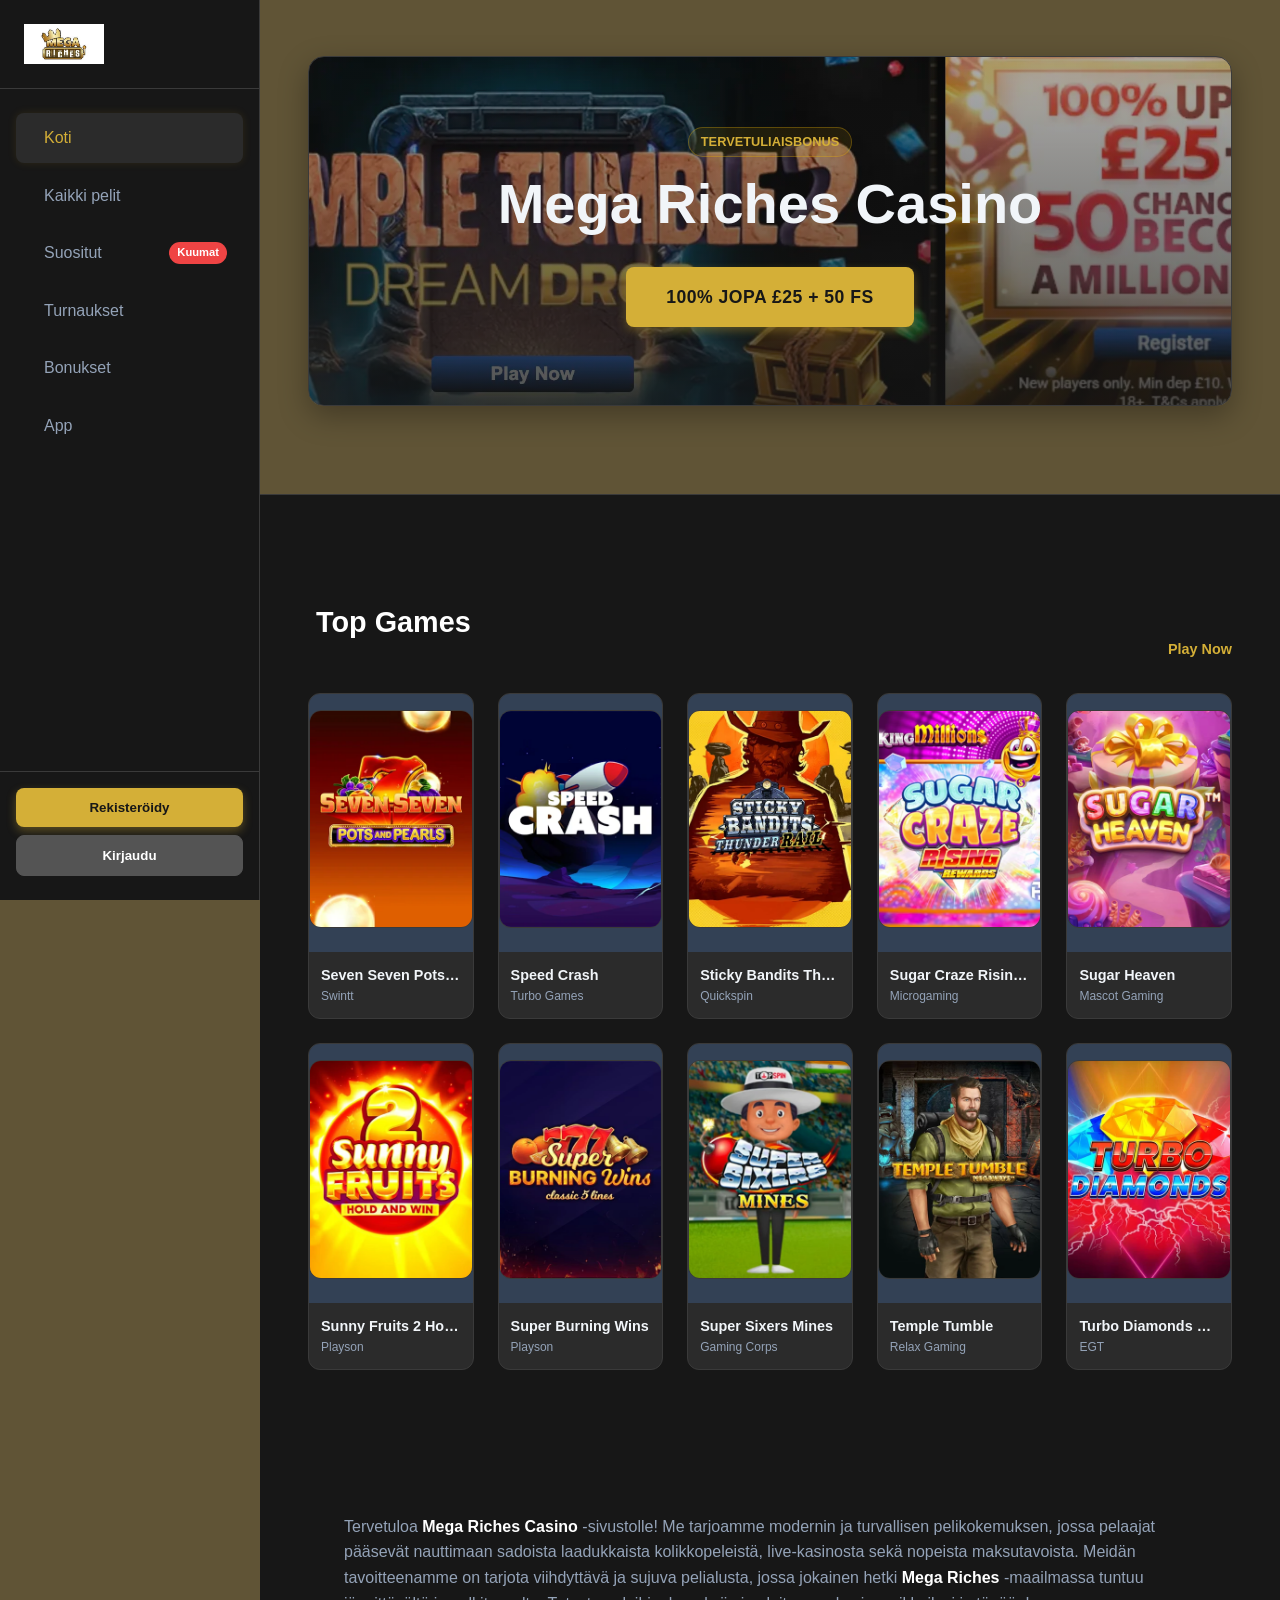
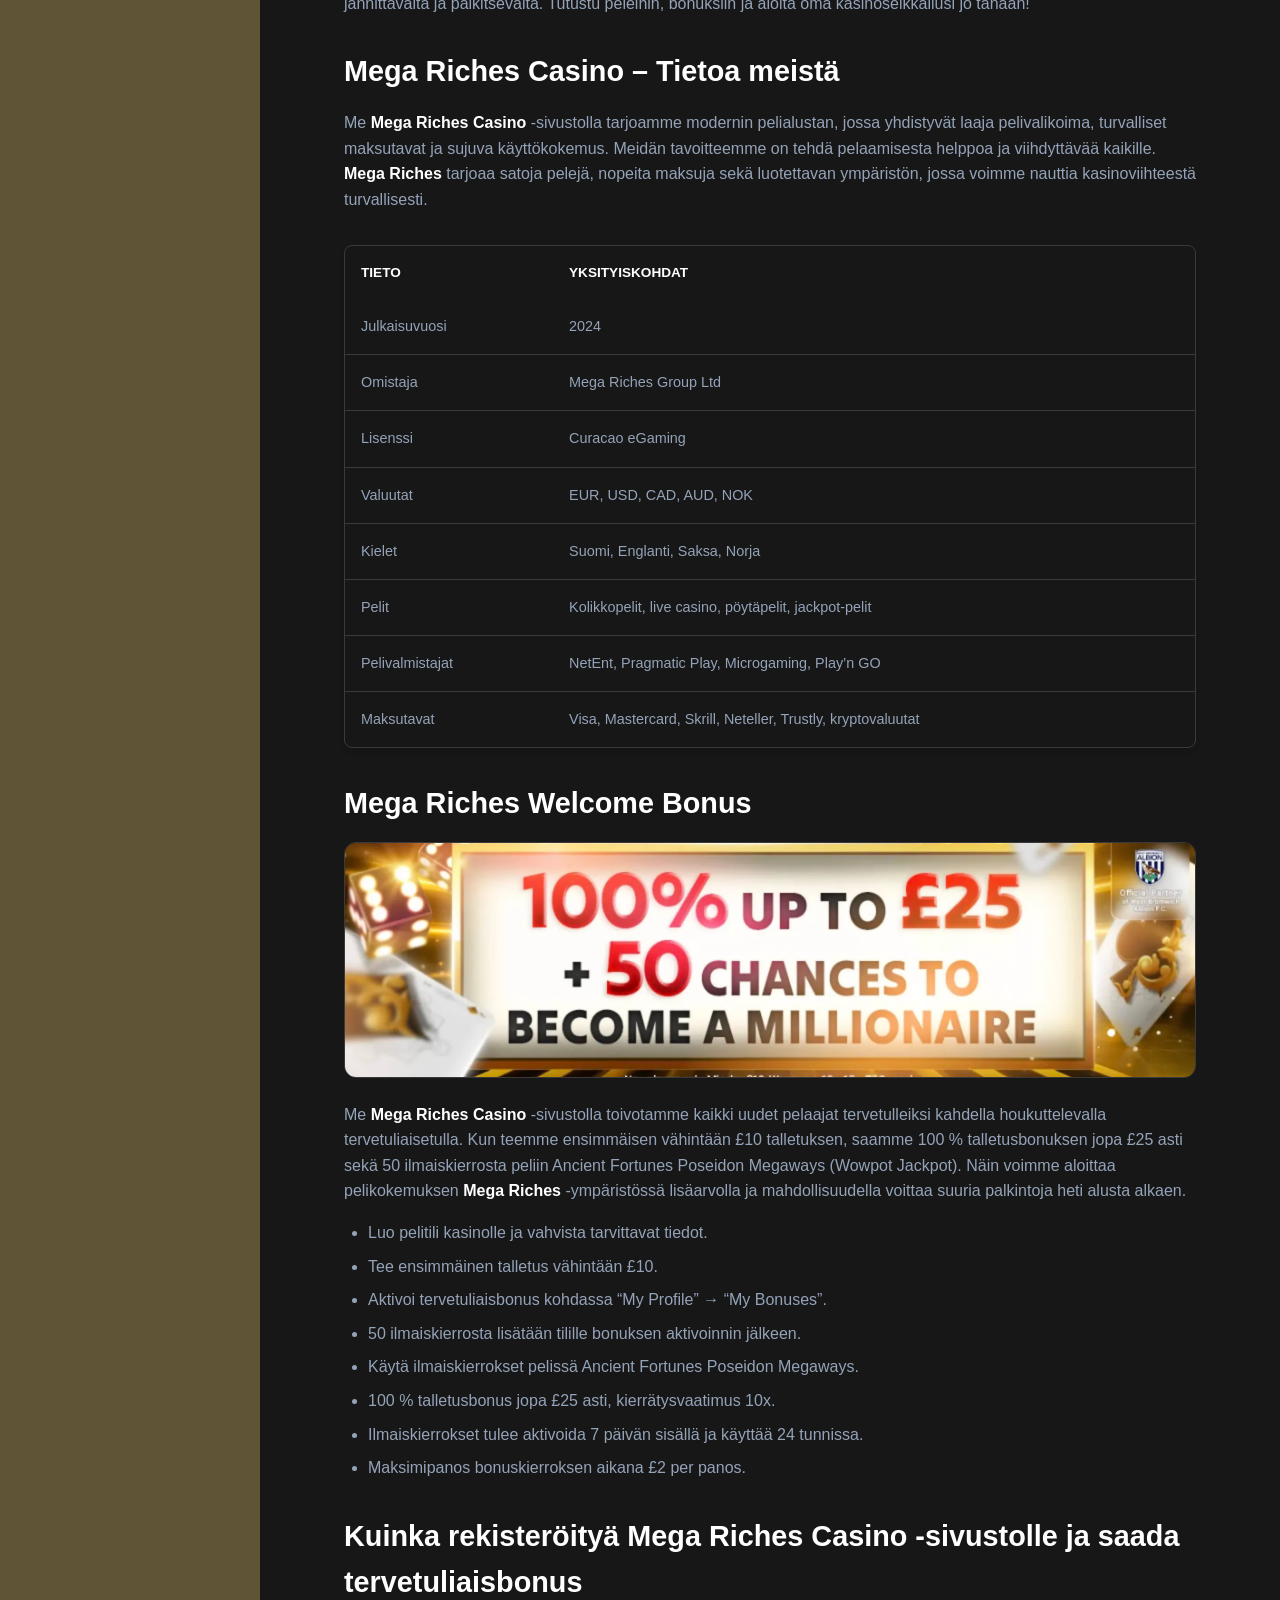
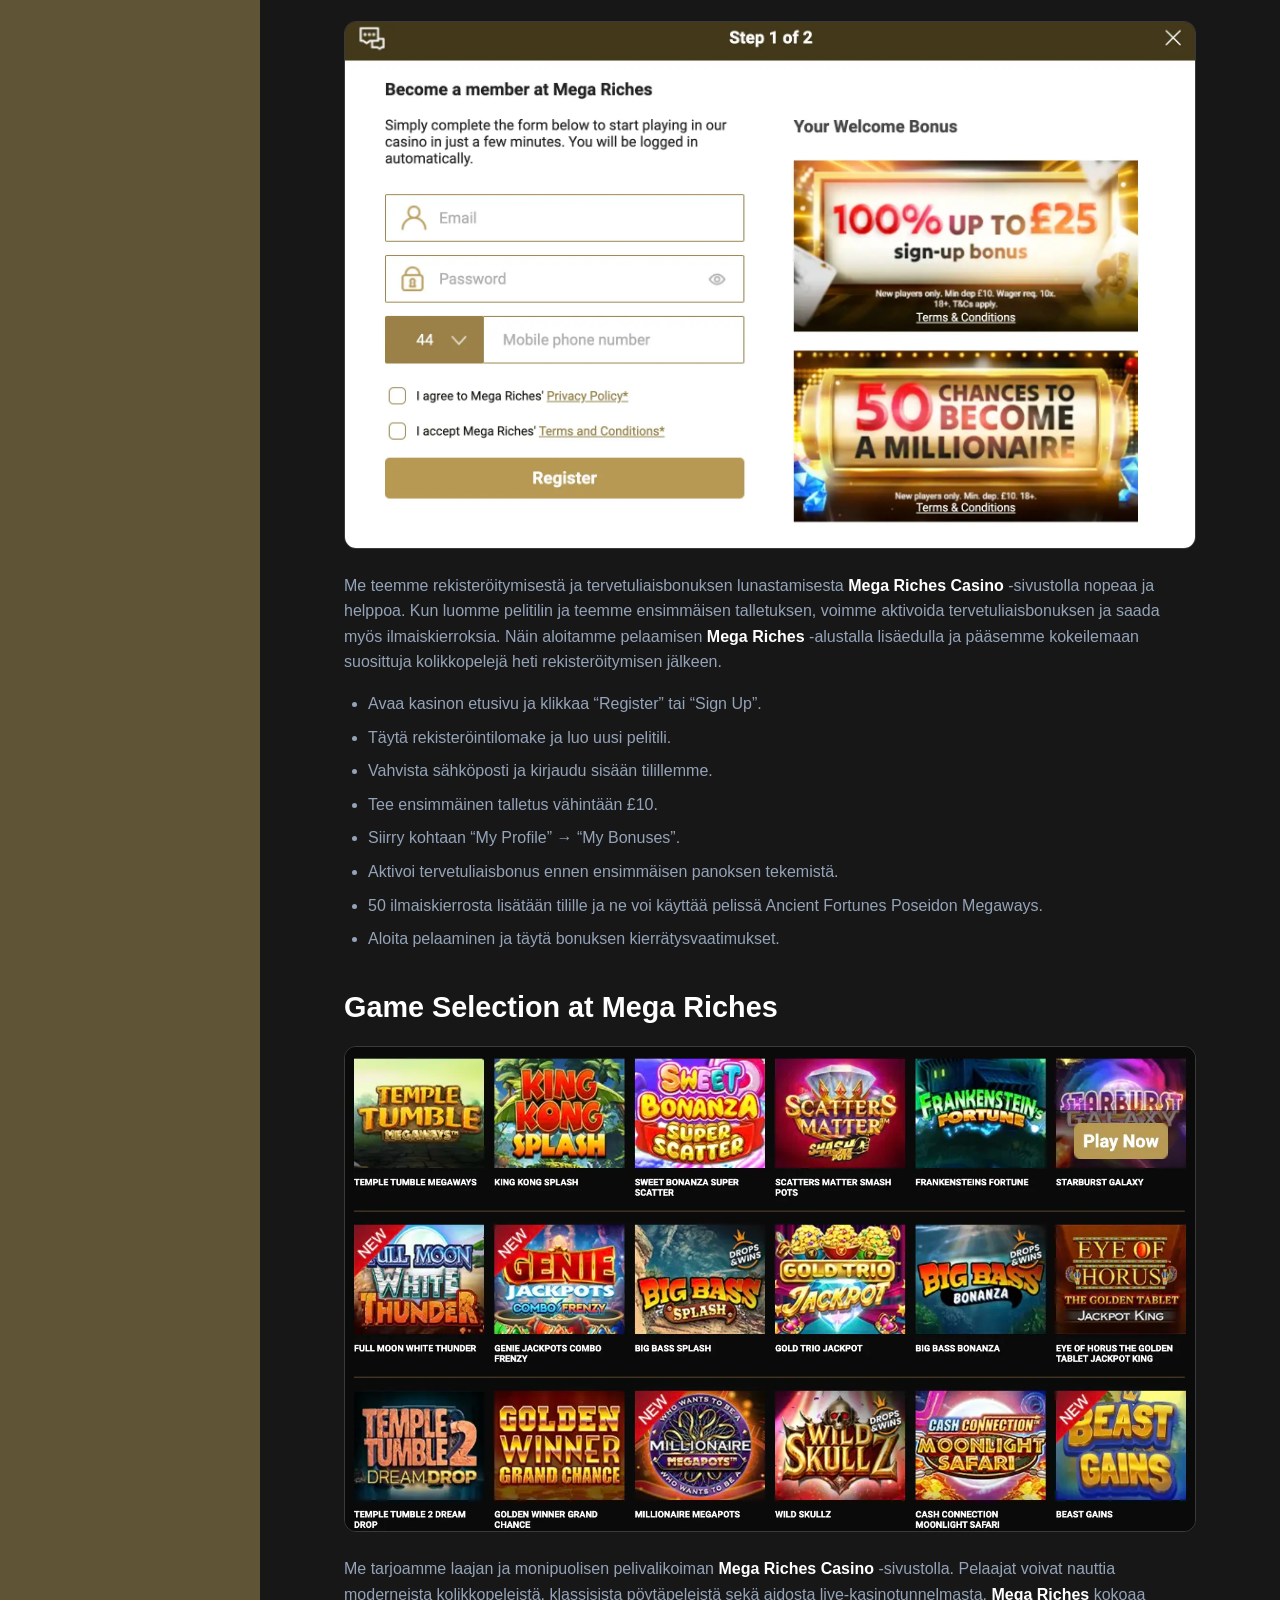
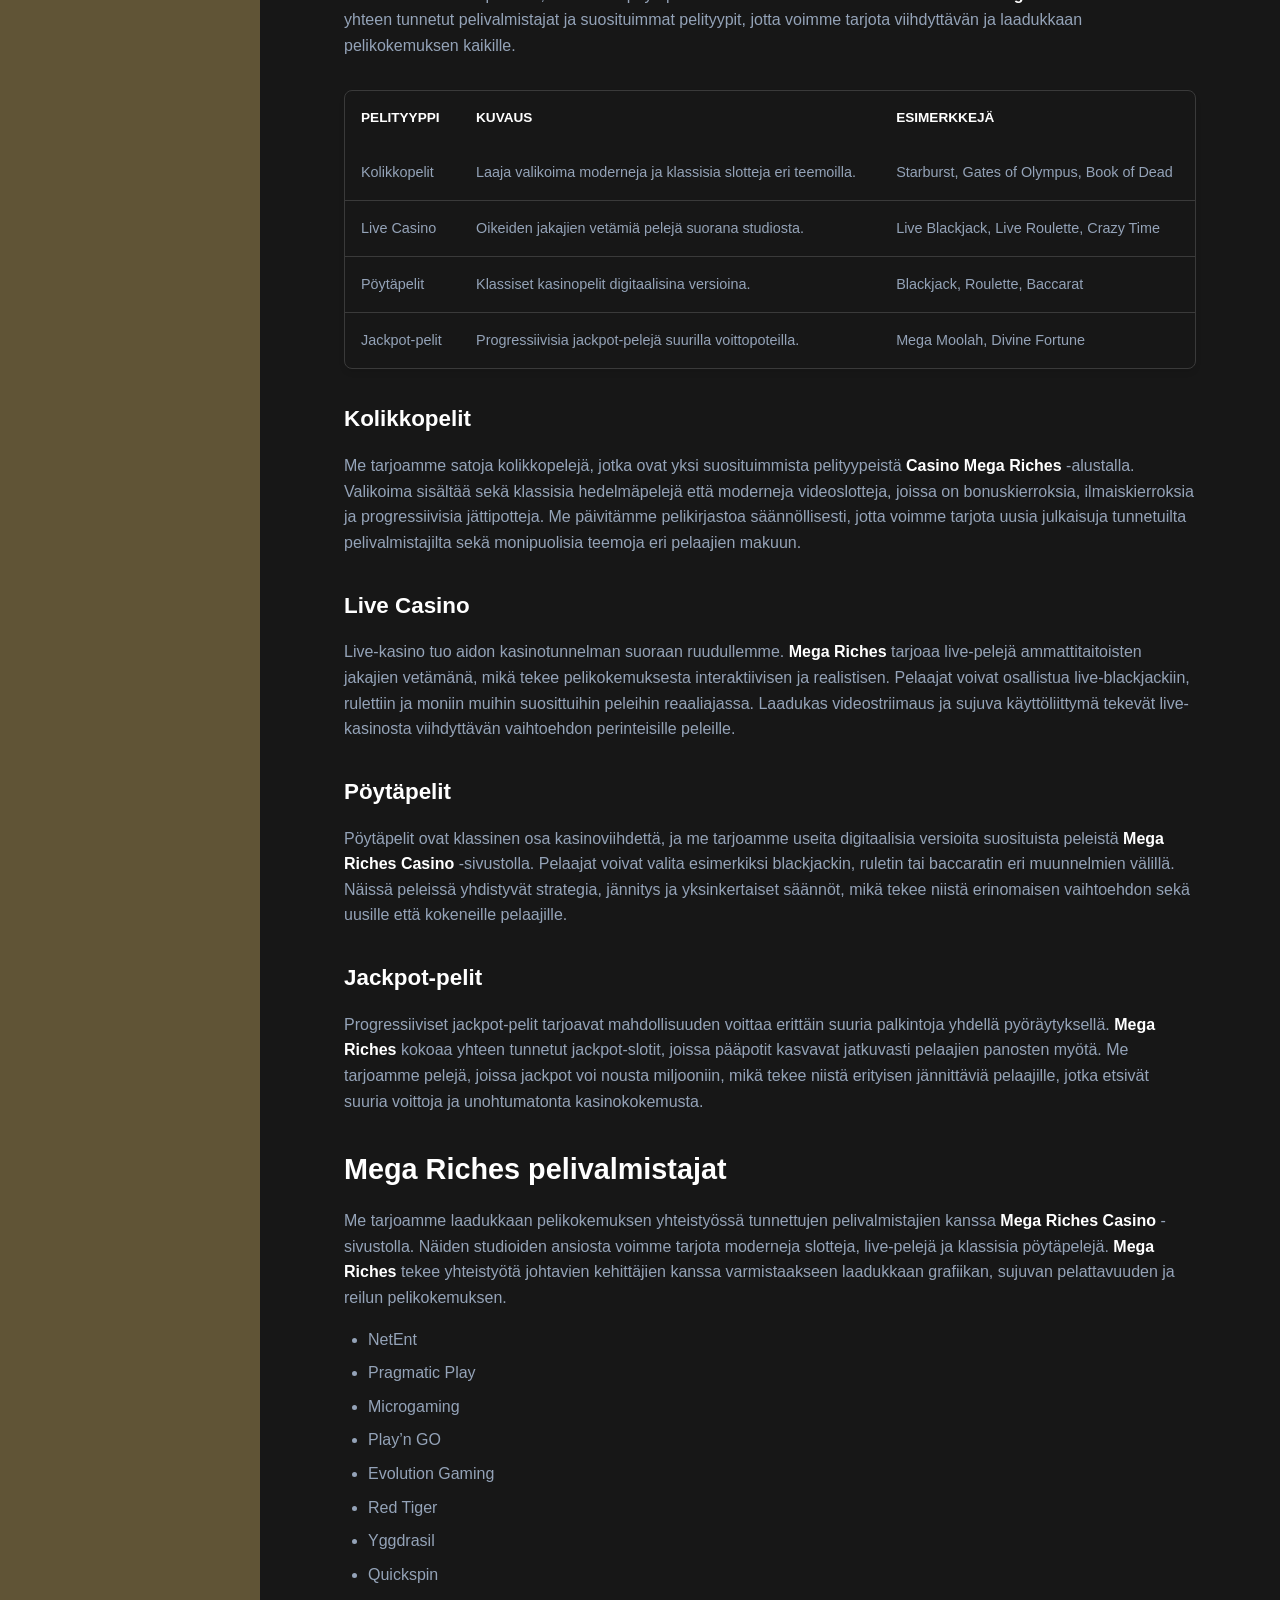
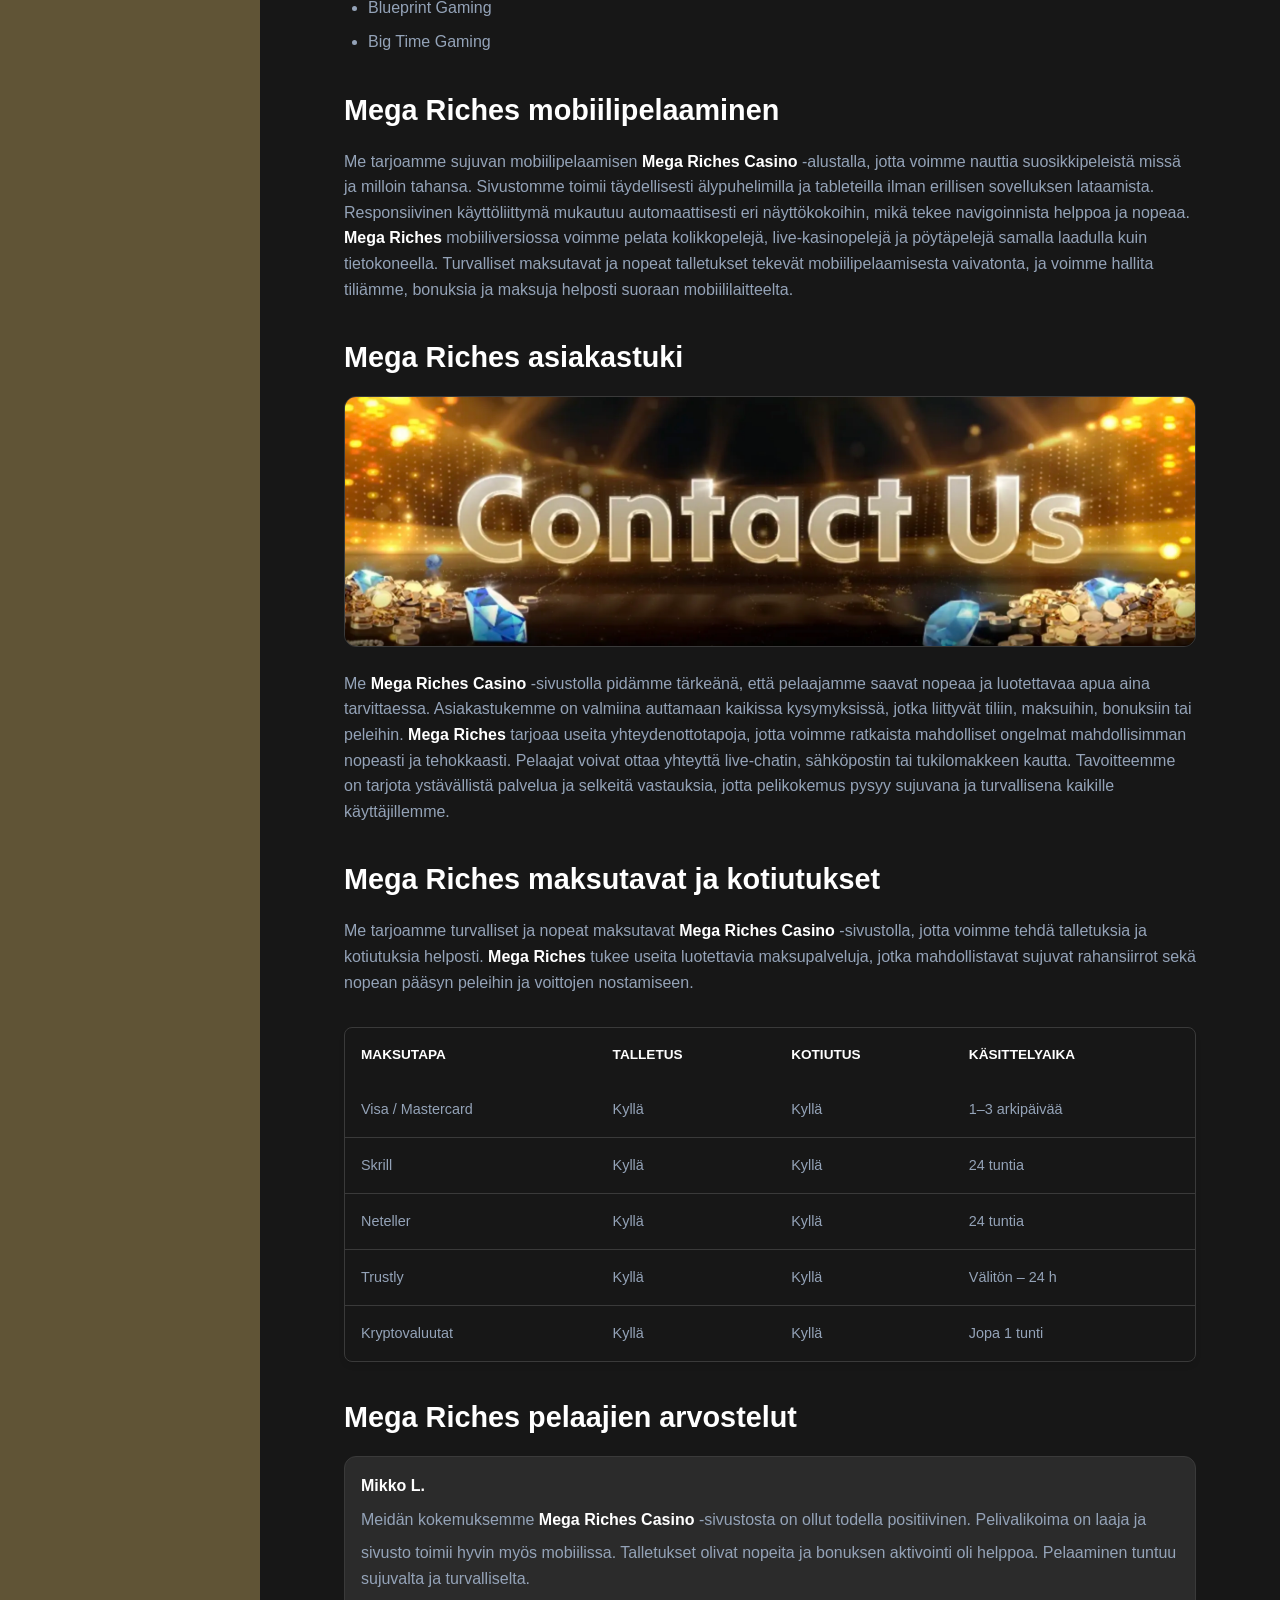
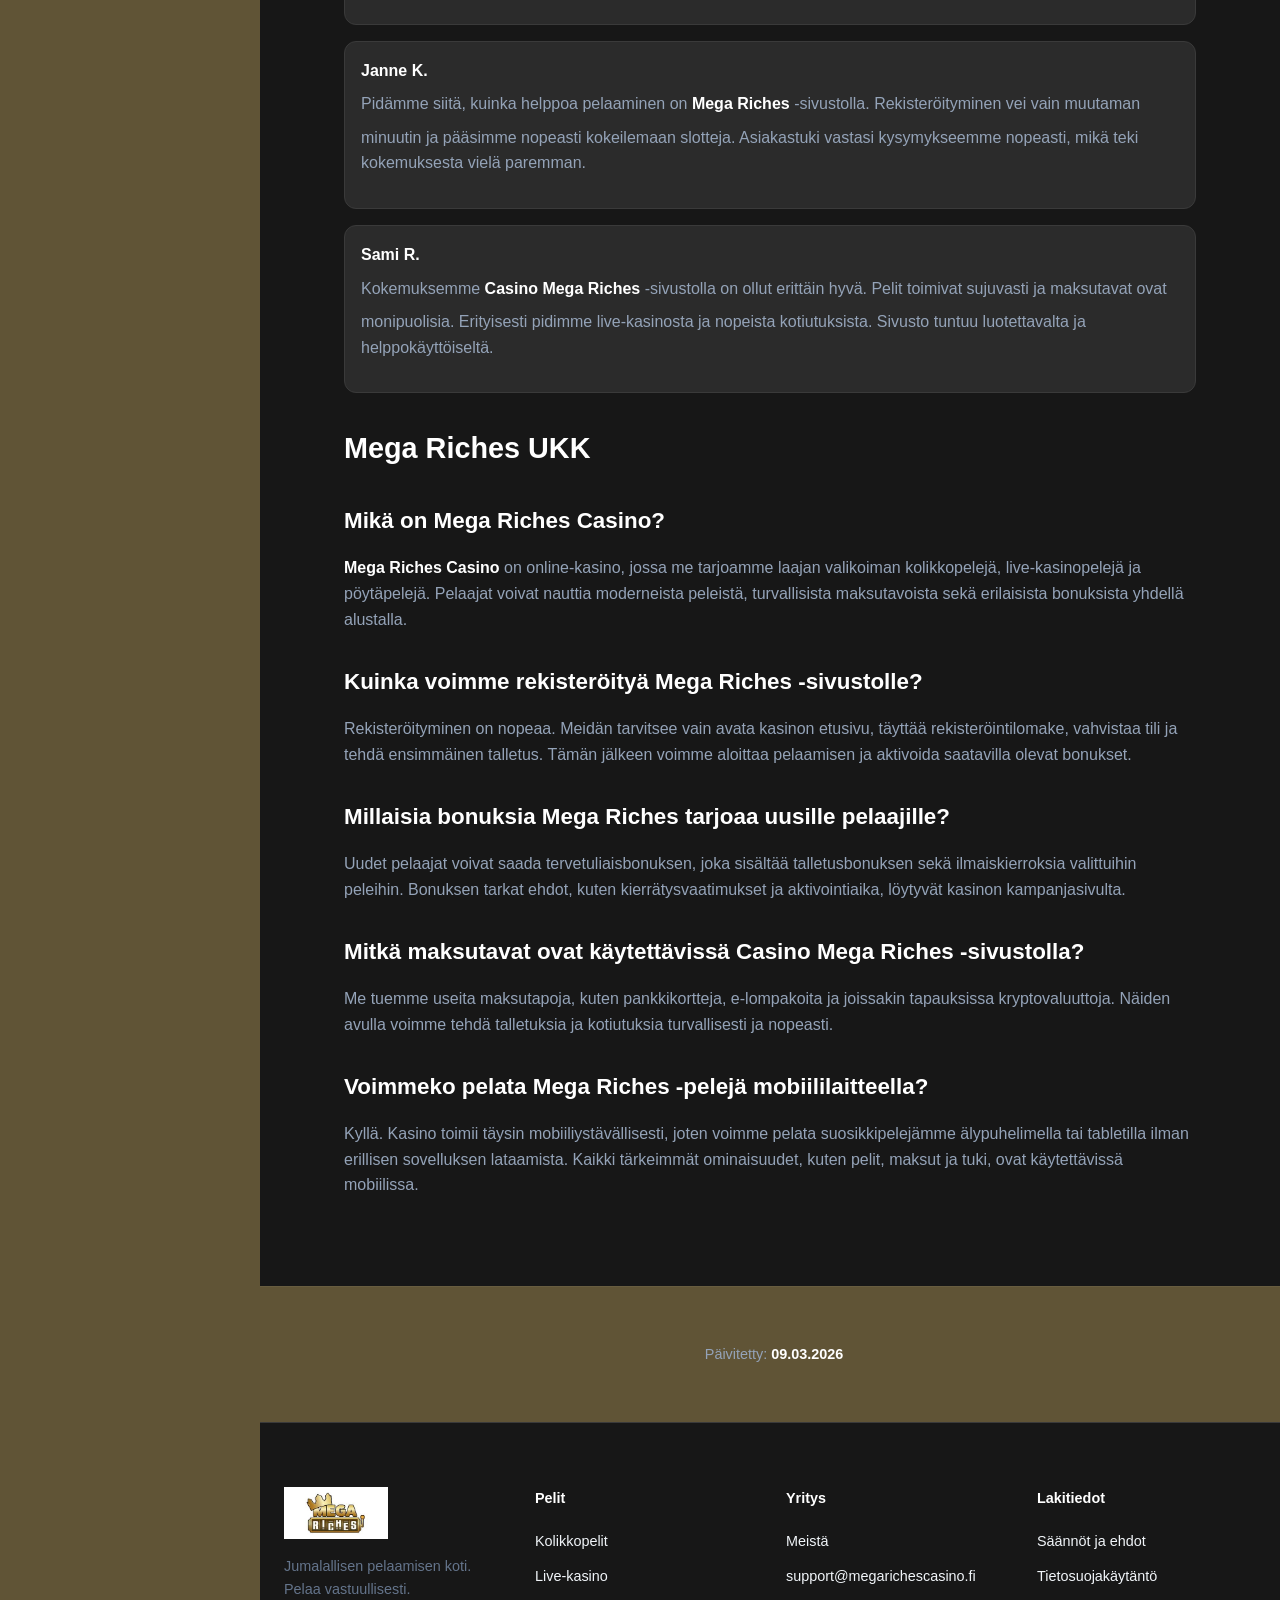
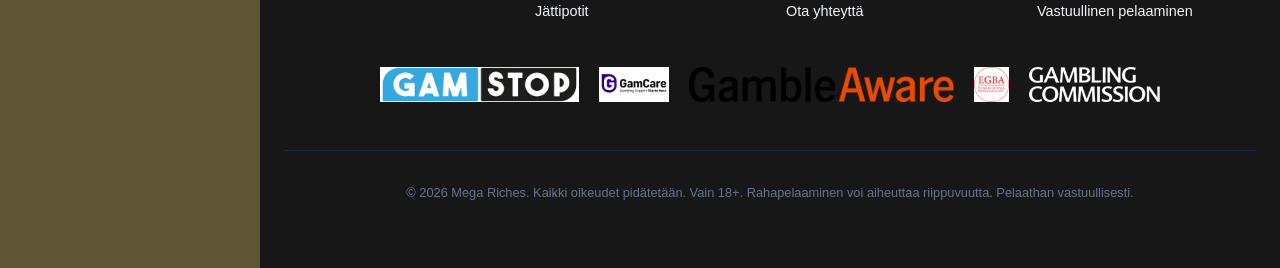
<file: index.html>
<!DOCTYPE html>
<html lang="fi">
<head>
    <meta charset="UTF-8">
    <meta name="viewport" content="width=device-width, initial-scale=1.0">
    <title>Mega Riches Casino - Bonus, pelit, maksut ja arvostelut</title>
<meta name="description" content="Tutustu Mega Riches Casinoon: tervetuliaisbonus, pelivalikoima, rekisteröityminen, maksutavat, mobiilipelaaminen, asiakastuki ja UKK.">
    <link rel="stylesheet" href="style.css?=1.8">
    <link rel="canonical" href="/" />
    <link rel="alternate" hreflang="fi" href="/" />
    <link rel="icon" type="image/webp" href="favicon-32x32 (1).webp">
</head>
<body>

    <!-- Checkbox Logic for Mobile Menu -->
<input type="checkbox" id="nav-toggle">

    <div class="app-wrapper">
        
      <div class="mobile-header">
    <div class="brand">
        <a href="/">
            <img src="mega-riches-logo.jpeg" alt="Mega Riches" class="logo-img">
        </a>
    </div>
            
            <div class="header-right" style="display: flex; align-items: center; gap: 10px;">
               <a href="/login/">
  <button class="btn btn-secondary btn-header" style="padding: 5px 10px; font-size: 0.8rem;">Kirjaudu</button>
</a>
              <a href="/go/" class="btn btn-primary btn-header" style="padding: 5px 10px; font-size: 0.8rem;" role="button">Rekisteröidy</a>
                <label for="nav-toggle" class="nav-toggle-label">
                    <i class="fa-solid fa-bars"></i>
                </label>
            </div>
        </div>

        <aside class="sidebar">
            <div class="sidebar-header">
                <div class="brand">
                        <a href="/">
            <img src="mega-riches-logo.jpeg" alt="Mega Riches" class="logo-img">
        </a>
                </div>
            </div>

            <nav class="nav-menu">
                <a href="/" class="nav-link active">
                    <i class="fa-solid fa-house"></i>
                    <span>Koti</span>
                </a>
                <a href="#games" class="nav-link">
                    <i class="fa-solid fa-gamepad"></i>
                    <span>Kaikki pelit</span>
                </a>
                <a href="/" class="nav-link">
                    <i class="fa-solid fa-fire"></i>
                    <span>Suositut</span>
                    <span class="hot-badge">Kuumat</span>
                </a>
                <a href="/" class="nav-link">
                    <i class="fa-solid fa-trophy"></i>
                    <span>Turnaukset</span>
                </a>
                <a href="/bonus/" class="nav-link">
                    <i class="fa-solid fa-wallet"></i>
                    <span>Bonukset</span>
                </a>
                <a href="/app/" class="nav-link">
                    <i class="fa-solid fa-circle-question"></i>
                    <span>App</span>
                </a>
            </nav>

            <div class="sidebar-footer">
              <a href="/go/"> <button class="btn btn-primary">Rekisteröidy</button></a>
                  <a href="/login/">
                <button class="btn btn-secondary">Kirjaudu</button>
                </a>
            </div>
        </aside>

        <!-- Main Content Area -->
        <main class="main-content">
            <section class="hero-section">
                <div class="container">
                    <div class="hero-banner">
                        <span class="hero-tag">Tervetuliaisbonus</span>
                        <h1 class="hero-title">Mega Riches Casino</h1>
                        <a href="/go/" class="btn btn-primary hero-cta" role="button">100% jopa £25 + 50 FS</a>
                    </div>
                </div>
            </section>

            <section id="games" class="content-section" style="border-top: none;">
                <div class="container">
                    <div class="section-header">
                        <h2 class="section-title"><i class="fa-solid fa-gamepad"></i> Top Games</h2>
                        <a href="/go/" class="view-all">Play Now <i class="fa-solid fa-arrow-right"></i></a>
                    </div>

                    <div class="games-grid">
                        <div class="game-card">
                            <div class="game-thumb">
                                <img src="seven-seven-pots-and-pearls.webp" alt="Seven Seven Pots and Pearls" style="width: 100%; height: 100%; object-fit: cover;">
                                <div class="game-overlay">
                                    <button class="play-btn-round">Pelaa</button>
                                </div>
                            </div>
                            <div class="game-info">
                                <div class="game-name">Seven Seven Pots and Pearls</div>
                                <div class="game-provider">Swintt</div>
                            </div>
                        </div>

                        <div class="game-card">
                            <div class="game-thumb">
                                <img src="speed-crash.webp" alt="Speed Crash" style="width: 100%; height: 100%; object-fit: cover;">
                                <div class="game-overlay">
                                    <button class="play-btn-round">Pelaa</button>
                                </div>
                            </div>
                            <div class="game-info">
                                <div class="game-name">Speed Crash</div>
                                <div class="game-provider">Turbo Games</div>
                            </div>
                        </div>

                        <div class="game-card">
                            <div class="game-thumb">
                                <img src="sticky-bandits-thunder-rail.webp" alt="Sticky Bandits Thunder Rail" style="width: 100%; height: 100%; object-fit: cover;">
                                <div class="game-overlay">
                                    <button class="play-btn-round">Pelaa</button>
                                </div>
                            </div>
                            <div class="game-info">
                                <div class="game-name">Sticky Bandits Thunder Rail</div>
                                <div class="game-provider">Quickspin</div>
                            </div>
                        </div>

                        <div class="game-card">
                            <div class="game-thumb">
                                <img src="sugar-craze-rising-rewards-king-millions.webp" alt="Sugar Craze Rising Rewards King Millions" style="width: 100%; height: 100%; object-fit: cover;">
                                <div class="game-overlay">
                                    <button class="play-btn-round">Pelaa</button>
                                </div>
                            </div>
                            <div class="game-info">
                                <div class="game-name">Sugar Craze Rising Rewards</div>
                                <div class="game-provider">Microgaming</div>
                            </div>
                        </div>

                        <div class="game-card">
                            <div class="game-thumb">
                                <img src="sugar-heaven.webp" alt="Sugar Heaven" style="width: 100%; height: 100%; object-fit: cover;">
                                <div class="game-overlay">
                                    <button class="play-btn-round">Pelaa</button>
                                </div>
                            </div>
                            <div class="game-info">
                                <div class="game-name">Sugar Heaven</div>
                                <div class="game-provider">Mascot Gaming</div>
                            </div>
                        </div>

                        <div class="game-card">
                            <div class="game-thumb">
                                <img src="sunny-fruits-2-hold-and-win.webp" alt="Sunny Fruits 2 Hold and Win" style="width: 100%; height: 100%; object-fit: cover;">
                                <div class="game-overlay">
                                    <button class="play-btn-round">Pelaa</button>
                                </div>
                            </div>
                            <div class="game-info">
                                <div class="game-name">Sunny Fruits 2 Hold and Win</div>
                                <div class="game-provider">Playson</div>
                            </div>
                        </div>

                        <div class="game-card">
                            <div class="game-thumb">
                                <img src="super-burning-wins.webp" alt="Super Burning Wins" style="width: 100%; height: 100%; object-fit: cover;">
                                <div class="game-overlay">
                                    <button class="play-btn-round">Pelaa</button>
                                </div>
                            </div>
                            <div class="game-info">
                                <div class="game-name">Super Burning Wins</div>
                                <div class="game-provider">Playson</div>
                            </div>
                        </div>

                        <div class="game-card">
                            <div class="game-thumb">
                                <img src="super-sixers-mines.webp" alt="Super Sixers Mines" style="width: 100%; height: 100%; object-fit: cover;">
                                <div class="game-overlay">
                                    <button class="play-btn-round">Pelaa</button>
                                </div>
                            </div>
                            <div class="game-info">
                                <div class="game-name">Super Sixers Mines</div>
                                <div class="game-provider">Gaming Corps</div>
                            </div>
                        </div>

                        <div class="game-card">
                            <div class="game-thumb">
                                <img src="temple-tumble.webp" alt="Temple Tumble" style="width: 100%; height: 100%; object-fit: cover;">
                                <div class="game-overlay">
                                    <button class="play-btn-round">Pelaa</button>
                                </div>
                            </div>
                            <div class="game-info">
                                <div class="game-name">Temple Tumble</div>
                                <div class="game-provider">Relax Gaming</div>
                            </div>
                        </div>

                        <div class="game-card">
                            <div class="game-thumb">
                                <img src="turbo-diamonds-hold-and-win.webp" alt="Turbo Diamonds Hold and Win" style="width: 100%; height: 100%; object-fit: cover;">
                                <div class="game-overlay">
                                    <button class="play-btn-round">Pelaa</button>
                                </div>
                            </div>
                            <div class="game-info">
                                <div class="game-name">Turbo Diamonds Hold and Win</div>
                                <div class="game-provider">EGT</div>
                            </div>
                        </div>
                    </div>
                </div>
            </section>

            <section class="content-section" style="border-top: none;">
                <div class="container" style="max-width: 900px;">
<p>Tervetuloa <strong>Mega Riches Casino</strong> -sivustolle! Me tarjoamme modernin ja turvallisen pelikokemuksen, jossa pelaajat pääsevät nauttimaan sadoista laadukkaista kolikkopeleistä, live-kasinosta sekä nopeista maksutavoista. Meidän tavoitteenamme on tarjota viihdyttävä ja sujuva pelialusta, jossa jokainen hetki <strong>Mega Riches</strong> -maailmassa tuntuu jännittävältä ja palkitsevalta. Tutustu peleihin, bonuksiin ja aloita oma kasinoseikkailusi jo tänään!</p>
<h2>Mega Riches Casino – Tietoa meistä</h2>
<p>Me <strong>Mega Riches Casino</strong> -sivustolla tarjoamme modernin pelialustan, jossa yhdistyvät laaja pelivalikoima, turvalliset maksutavat ja sujuva käyttökokemus. Meidän tavoitteemme on tehdä pelaamisesta helppoa ja viihdyttävää kaikille. <strong>Mega Riches</strong> tarjoaa satoja pelejä, nopeita maksuja sekä luotettavan ympäristön, jossa voimme nauttia kasinoviihteestä turvallisesti.</p>


<div class="table-responsive">
<table>
<tr>
<th>Tieto</th>
<th>Yksityiskohdat</th>
</tr>
<tr>
<td>Julkaisuvuosi</td>
<td>2024</td>
</tr>
<tr>
<td>Omistaja</td>
<td>Mega Riches Group Ltd</td>
</tr>
<tr>
<td>Lisenssi</td>
<td>Curacao eGaming</td>
</tr>
<tr>
<td>Valuutat</td>
<td>EUR, USD, CAD, AUD, NOK</td>
</tr>
<tr>
<td>Kielet</td>
<td>Suomi, Englanti, Saksa, Norja</td>
</tr>
<tr>
<td>Pelit</td>
<td>Kolikkopelit, live casino, pöytäpelit, jackpot-pelit</td>
</tr>
<tr>
<td>Pelivalmistajat</td>
<td>NetEnt, Pragmatic Play, Microgaming, Play’n GO</td>
</tr>
<tr>
<td>Maksutavat</td>
<td>Visa, Mastercard, Skrill, Neteller, Trustly, kryptovaluutat</td>
</tr>
</table>
</div>
<h2>Mega Riches Welcome Bonus</h2>
<img src="mega-riches-welcome-bonus.webp" alt="Mega Riches Welcome Bonus">
<p>Me <strong>Mega Riches Casino</strong> -sivustolla toivotamme kaikki uudet pelaajat tervetulleiksi kahdella houkuttelevalla tervetuliaisetulla. Kun teemme ensimmäisen vähintään £10 talletuksen, saamme 100 % talletusbonuksen jopa £25 asti sekä 50 ilmaiskierrosta peliin Ancient Fortunes Poseidon Megaways (Wowpot Jackpot). Näin voimme aloittaa pelikokemuksen <strong>Mega Riches</strong> -ympäristössä lisäarvolla ja mahdollisuudella voittaa suuria palkintoja heti alusta alkaen.</p>


<ul>
<li>Luo pelitili kasinolle ja vahvista tarvittavat tiedot.</li>
<li>Tee ensimmäinen talletus vähintään £10.</li>
<li>Aktivoi tervetuliaisbonus kohdassa “My Profile” → “My Bonuses”.</li>
<li>50 ilmaiskierrosta lisätään tilille bonuksen aktivoinnin jälkeen.</li>
<li>Käytä ilmaiskierrokset pelissä Ancient Fortunes Poseidon Megaways.</li>
<li>100 % talletusbonus jopa £25 asti, kierrätysvaatimus 10x.</li>
<li>Ilmaiskierrokset tulee aktivoida 7 päivän sisällä ja käyttää 24 tunnissa.</li>
<li>Maksimipanos bonuskierroksen aikana £2 per panos.</li>
</ul>
<h2>Kuinka rekisteröityä Mega Riches Casino -sivustolle ja saada tervetuliaisbonus</h2>
<img src="mega-riches-registration.webp" alt="Mega Riches Registration">
<p>Me teemme rekisteröitymisestä ja tervetuliaisbonuksen lunastamisesta <strong>Mega Riches Casino</strong> -sivustolla nopeaa ja helppoa. Kun luomme pelitilin ja teemme ensimmäisen talletuksen, voimme aktivoida tervetuliaisbonuksen ja saada myös ilmaiskierroksia. Näin aloitamme pelaamisen <strong>Mega Riches</strong> -alustalla lisäedulla ja pääsemme kokeilemaan suosittuja kolikkopelejä heti rekisteröitymisen jälkeen.</p>


<ul>
<li>Avaa kasinon etusivu ja klikkaa “Register” tai “Sign Up”.</li>
<li>Täytä rekisteröintilomake ja luo uusi pelitili.</li>
<li>Vahvista sähköposti ja kirjaudu sisään tilillemme.</li>
<li>Tee ensimmäinen talletus vähintään £10.</li>
<li>Siirry kohtaan “My Profile” → “My Bonuses”.</li>
<li>Aktivoi tervetuliaisbonus ennen ensimmäisen panoksen tekemistä.</li>
<li>50 ilmaiskierrosta lisätään tilille ja ne voi käyttää pelissä Ancient Fortunes Poseidon Megaways.</li>
<li>Aloita pelaaminen ja täytä bonuksen kierrätysvaatimukset.</li>
</ul>
<h2>Game Selection at Mega Riches</h2>
<img src="mega-riches-game-selection.webp" alt="Mega Riches Game Selection">
<p>Me tarjoamme laajan ja monipuolisen pelivalikoiman <strong>Mega Riches Casino</strong> -sivustolla. Pelaajat voivat nauttia moderneista kolikkopeleistä, klassisista pöytäpeleistä sekä aidosta live-kasinotunnelmasta. <strong>Mega Riches</strong> kokoaa yhteen tunnetut pelivalmistajat ja suosituimmat pelityypit, jotta voimme tarjota viihdyttävän ja laadukkaan pelikokemuksen kaikille.</p>


<div class="table-responsive">
<table>
<tr>
<th>Pelityyppi</th>
<th>Kuvaus</th>
<th>Esimerkkejä</th>
</tr>
<tr>
<td>Kolikkopelit</td>
<td>Laaja valikoima moderneja ja klassisia slotteja eri teemoilla.</td>
<td>Starburst, Gates of Olympus, Book of Dead</td>
</tr>
<tr>
<td>Live Casino</td>
<td>Oikeiden jakajien vetämiä pelejä suorana studiosta.</td>
<td>Live Blackjack, Live Roulette, Crazy Time</td>
</tr>
<tr>
<td>Pöytäpelit</td>
<td>Klassiset kasinopelit digitaalisina versioina.</td>
<td>Blackjack, Roulette, Baccarat</td>
</tr>
<tr>
<td>Jackpot-pelit</td>
<td>Progressiivisia jackpot-pelejä suurilla voittopoteilla.</td>
<td>Mega Moolah, Divine Fortune</td>
</tr>
</table>
</div>


<h3>Kolikkopelit</h3>
<p>Me tarjoamme satoja kolikkopelejä, jotka ovat yksi suosituimmista pelityypeistä <strong>Casino Mega Riches</strong> -alustalla. Valikoima sisältää sekä klassisia hedelmäpelejä että moderneja videoslotteja, joissa on bonuskierroksia, ilmaiskierroksia ja progressiivisia jättipotteja. Me päivitämme pelikirjastoa säännöllisesti, jotta voimme tarjota uusia julkaisuja tunnetuilta pelivalmistajilta sekä monipuolisia teemoja eri pelaajien makuun.</p>


<h3>Live Casino</h3>
<p>Live-kasino tuo aidon kasinotunnelman suoraan ruudullemme. <strong>Mega Riches</strong> tarjoaa live-pelejä ammattitaitoisten jakajien vetämänä, mikä tekee pelikokemuksesta interaktiivisen ja realistisen. Pelaajat voivat osallistua live-blackjackiin, rulettiin ja moniin muihin suosittuihin peleihin reaaliajassa. Laadukas videostriimaus ja sujuva käyttöliittymä tekevät live-kasinosta viihdyttävän vaihtoehdon perinteisille peleille.</p>


<h3>Pöytäpelit</h3>
<p>Pöytäpelit ovat klassinen osa kasinoviihdettä, ja me tarjoamme useita digitaalisia versioita suosituista peleistä <strong>Mega Riches Casino</strong> -sivustolla. Pelaajat voivat valita esimerkiksi blackjackin, ruletin tai baccaratin eri muunnelmien välillä. Näissä peleissä yhdistyvät strategia, jännitys ja yksinkertaiset säännöt, mikä tekee niistä erinomaisen vaihtoehdon sekä uusille että kokeneille pelaajille.</p>


<h3>Jackpot-pelit</h3>
<p>Progressiiviset jackpot-pelit tarjoavat mahdollisuuden voittaa erittäin suuria palkintoja yhdellä pyöräytyksellä. <strong>Mega Riches</strong> kokoaa yhteen tunnetut jackpot-slotit, joissa pääpotit kasvavat jatkuvasti pelaajien panosten myötä. Me tarjoamme pelejä, joissa jackpot voi nousta miljooniin, mikä tekee niistä erityisen jännittäviä pelaajille, jotka etsivät suuria voittoja ja unohtumatonta kasinokokemusta.</p>
<h2>Mega Riches pelivalmistajat</h2>
<p>Me tarjoamme laadukkaan pelikokemuksen yhteistyössä tunnettujen pelivalmistajien kanssa <strong>Mega Riches Casino</strong> -sivustolla. Näiden studioiden ansiosta voimme tarjota moderneja slotteja, live-pelejä ja klassisia pöytäpelejä. <strong>Mega Riches</strong> tekee yhteistyötä johtavien kehittäjien kanssa varmistaakseen laadukkaan grafiikan, sujuvan pelattavuuden ja reilun pelikokemuksen.</p>


<ul>
<li>NetEnt</li>
<li>Pragmatic Play</li>
<li>Microgaming</li>
<li>Play’n GO</li>
<li>Evolution Gaming</li>
<li>Red Tiger</li>
<li>Yggdrasil</li>
<li>Quickspin</li>
<li>Blueprint Gaming</li>
<li>Big Time Gaming</li>
</ul>
<h2>Mega Riches mobiilipelaaminen</h2>
<p>Me tarjoamme sujuvan mobiilipelaamisen <strong>Mega Riches Casino</strong> -alustalla, jotta voimme nauttia suosikkipeleistä missä ja milloin tahansa. Sivustomme toimii täydellisesti älypuhelimilla ja tableteilla ilman erillisen sovelluksen lataamista. Responsiivinen käyttöliittymä mukautuu automaattisesti eri näyttökokoihin, mikä tekee navigoinnista helppoa ja nopeaa. <strong>Mega Riches</strong> mobiiliversiossa voimme pelata kolikkopelejä, live-kasinopelejä ja pöytäpelejä samalla laadulla kuin tietokoneella. Turvalliset maksutavat ja nopeat talletukset tekevät mobiilipelaamisesta vaivatonta, ja voimme hallita tiliämme, bonuksia ja maksuja helposti suoraan mobiililaitteelta.</p>
<h2>Mega Riches asiakastuki</h2>
<img src="mega-riches-support.webp" alt="Mega Riches Support">
<p>Me <strong>Mega Riches Casino</strong> -sivustolla pidämme tärkeänä, että pelaajamme saavat nopeaa ja luotettavaa apua aina tarvittaessa. Asiakastukemme on valmiina auttamaan kaikissa kysymyksissä, jotka liittyvät tiliin, maksuihin, bonuksiin tai peleihin. <strong>Mega Riches</strong> tarjoaa useita yhteydenottotapoja, jotta voimme ratkaista mahdolliset ongelmat mahdollisimman nopeasti ja tehokkaasti. Pelaajat voivat ottaa yhteyttä live-chatin, sähköpostin tai tukilomakkeen kautta. Tavoitteemme on tarjota ystävällistä palvelua ja selkeitä vastauksia, jotta pelikokemus pysyy sujuvana ja turvallisena kaikille käyttäjillemme.</p>
<h2>Mega Riches maksutavat ja kotiutukset</h2>
<p>Me tarjoamme turvalliset ja nopeat maksutavat <strong>Mega Riches Casino</strong> -sivustolla, jotta voimme tehdä talletuksia ja kotiutuksia helposti. <strong>Mega Riches</strong> tukee useita luotettavia maksupalveluja, jotka mahdollistavat sujuvat rahansiirrot sekä nopean pääsyn peleihin ja voittojen nostamiseen.</p>


<div class="table-responsive">
<table>
<tr>
<th>Maksutapa</th>
<th>Talletus</th>
<th>Kotiutus</th>
<th>Käsittelyaika</th>
</tr>
<tr>
<td>Visa / Mastercard</td>
<td>Kyllä</td>
<td>Kyllä</td>
<td>1–3 arkipäivää</td>
</tr>
<tr>
<td>Skrill</td>
<td>Kyllä</td>
<td>Kyllä</td>
<td>24 tuntia</td>
</tr>
<tr>
<td>Neteller</td>
<td>Kyllä</td>
<td>Kyllä</td>
<td>24 tuntia</td>
</tr>
<tr>
<td>Trustly</td>
<td>Kyllä</td>
<td>Kyllä</td>
<td>Välitön – 24 h</td>
</tr>
<tr>
<td>Kryptovaluutat</td>
<td>Kyllä</td>
<td>Kyllä</td>
<td>Jopa 1 tunti</td>
</tr>
</table>
</div>
<h2>Mega Riches pelaajien arvostelut</h2>


<div class="review">
<strong>Mikko L.</strong>
<p>Meidän kokemuksemme <strong>Mega Riches Casino</strong> -sivustosta on ollut todella positiivinen. Pelivalikoima on laaja ja sivusto toimii hyvin myös mobiilissa. Talletukset olivat nopeita ja bonuksen aktivointi oli helppoa. Pelaaminen tuntuu sujuvalta ja turvalliselta.</p>
</div>


<div class="review">
<strong>Janne K.</strong>
<p>Pidämme siitä, kuinka helppoa pelaaminen on <strong>Mega Riches</strong> -sivustolla. Rekisteröityminen vei vain muutaman minuutin ja pääsimme nopeasti kokeilemaan slotteja. Asiakastuki vastasi kysymykseemme nopeasti, mikä teki kokemuksesta vielä paremman.</p>
</div>


<div class="review">
<strong>Sami R.</strong>
<p>Kokemuksemme <strong>Casino Mega Riches</strong> -sivustolla on ollut erittäin hyvä. Pelit toimivat sujuvasti ja maksutavat ovat monipuolisia. Erityisesti pidimme live-kasinosta ja nopeista kotiutuksista. Sivusto tuntuu luotettavalta ja helppokäyttöiseltä.</p>
</div>
<h2>Mega Riches UKK</h2>


<h3>Mikä on Mega Riches Casino?</h3>
<p><strong>Mega Riches Casino</strong> on online-kasino, jossa me tarjoamme laajan valikoiman kolikkopelejä, live-kasinopelejä ja pöytäpelejä. Pelaajat voivat nauttia moderneista peleistä, turvallisista maksutavoista sekä erilaisista bonuksista yhdellä alustalla.</p>


<h3>Kuinka voimme rekisteröityä Mega Riches -sivustolle?</h3>
<p>Rekisteröityminen on nopeaa. Meidän tarvitsee vain avata kasinon etusivu, täyttää rekisteröintilomake, vahvistaa tili ja tehdä ensimmäinen talletus. Tämän jälkeen voimme aloittaa pelaamisen ja aktivoida saatavilla olevat bonukset.</p>


<h3>Millaisia bonuksia Mega Riches tarjoaa uusille pelaajille?</h3>
<p>Uudet pelaajat voivat saada tervetuliaisbonuksen, joka sisältää talletusbonuksen sekä ilmaiskierroksia valittuihin peleihin. Bonuksen tarkat ehdot, kuten kierrätysvaatimukset ja aktivointiaika, löytyvät kasinon kampanjasivulta.</p>


<h3>Mitkä maksutavat ovat käytettävissä Casino Mega Riches -sivustolla?</h3>
<p>Me tuemme useita maksutapoja, kuten pankkikortteja, e-lompakoita ja joissakin tapauksissa kryptovaluuttoja. Näiden avulla voimme tehdä talletuksia ja kotiutuksia turvallisesti ja nopeasti.</p>


<h3>Voimmeko pelata Mega Riches -pelejä mobiililaitteella?</h3>
<p>Kyllä. Kasino toimii täysin mobiiliystävällisesti, joten voimme pelata suosikkipelejämme älypuhelimella tai tabletilla ilman erillisen sovelluksen lataamista. Kaikki tärkeimmät ominaisuudet, kuten pelit, maksut ja tuki, ovat käytettävissä mobiilissa.</p>                </div>
            </section>

            <div class="updated-section" style="text-align: center; padding: 2rem 0; border-top: 1px solid rgba(255,255,255,0.05);">
                <div class="container">
                    <p style="color: #94a3b8; font-size: 0.9rem; margin: 0;">
                        <i class="fa-solid fa-clock-rotate-left" style="margin-right: 8px;"></i>
                        Päivitetty: <span style="font-weight: bold; color: #fff;">09.03.2026</span>
                    </p>
                </div>
            </div>

            <!-- Footer -->
<footer class="site-footer">
    <div class="footer-grid">
        <div class="footer-col">
            <div class="brand" style="margin-bottom: 1rem;">
                <img src="mega-riches-logo.jpeg" alt="Mega Riches" class="logo-img">
            </div>
            <p style="color: #64748b;">Jumalallisen pelaamisen koti. Pelaa vastuullisesti.</p>
        </div>
        <div class="footer-col">
            <h4>Pelit</h4>
            <ul>
                <li><a href="/">Kolikkopelit</a></li>
                <li><a href="/">Live-kasino</a></li>
                <li><a href="/">Jättipotit</a></li>
            </ul>
        </div>
        <div class="footer-col">
            <h4>Yritys</h4>
            <ul>
                <li><a href="/about-us/">Meistä</a></li>
                <li><a href="mailto:support@megarichescasino.fi">support@megarichescasino.fi</a></li>
                <li><a href="/contact-us/">Ota yhteyttä</a></li>
            </ul>
        </div>
        <div class="footer-col">
            <h4>Lakitiedot</h4>
            <ul>
                <li><a href="/terms-and-conditions/">Säännöt ja ehdot</a></li>
                <li><a href="/privacy-policy/">Tietosuojakäytäntö</a></li>
                <li><a href="/responsible-gaming/">Vastuullinen pelaaminen</a></li>
            </ul>
        </div>
    </div>

    <div class="trust-logos" style="display: flex; justify-content: center; align-items: center; gap: 20px; margin: 2rem 0; flex-wrap: wrap;">
        
        <a href="https://www.gamstop.co.uk" target="_blank">
            <img src="gam-stop.png" alt="GamStop" style="height: 35px; width: auto;">
        </a>

        <a href="https://www.gamcare.org.uk" target="_blank">
            <img src="gamcarelogo.jpg" alt="GamCare" style="height: 35px; width: auto;">
        </a>

        <a href="https://www.begambleaware.org" target="_blank">
            <img src="gambleawarelogo.webp" alt="GambleAware" style="height: 35px; width: auto;">
        </a>

        <a href="https://www.egba.eu" target="_blank">
            <img src="egba.png" alt="EGBA" style="height: 35px; width: auto;">
        </a>

        <a href="https://www.gamblingcommission.gov.uk" target="_blank">
            <img src="Gamblingcommision.png" alt="Gambling Commission" style="height: 35px; width: auto;">
        </a>

    </div>

    <div class="copyright">
        <p>&copy; 2026 Mega Riches. Kaikki oikeudet pidätetään. Vain 18+. Rahapelaaminen voi aiheuttaa riippuvuutta. Pelaathan vastuullisesti.</p>
    </div>
</footer>

        </main>
    </div>
</body>
</html>
</file>
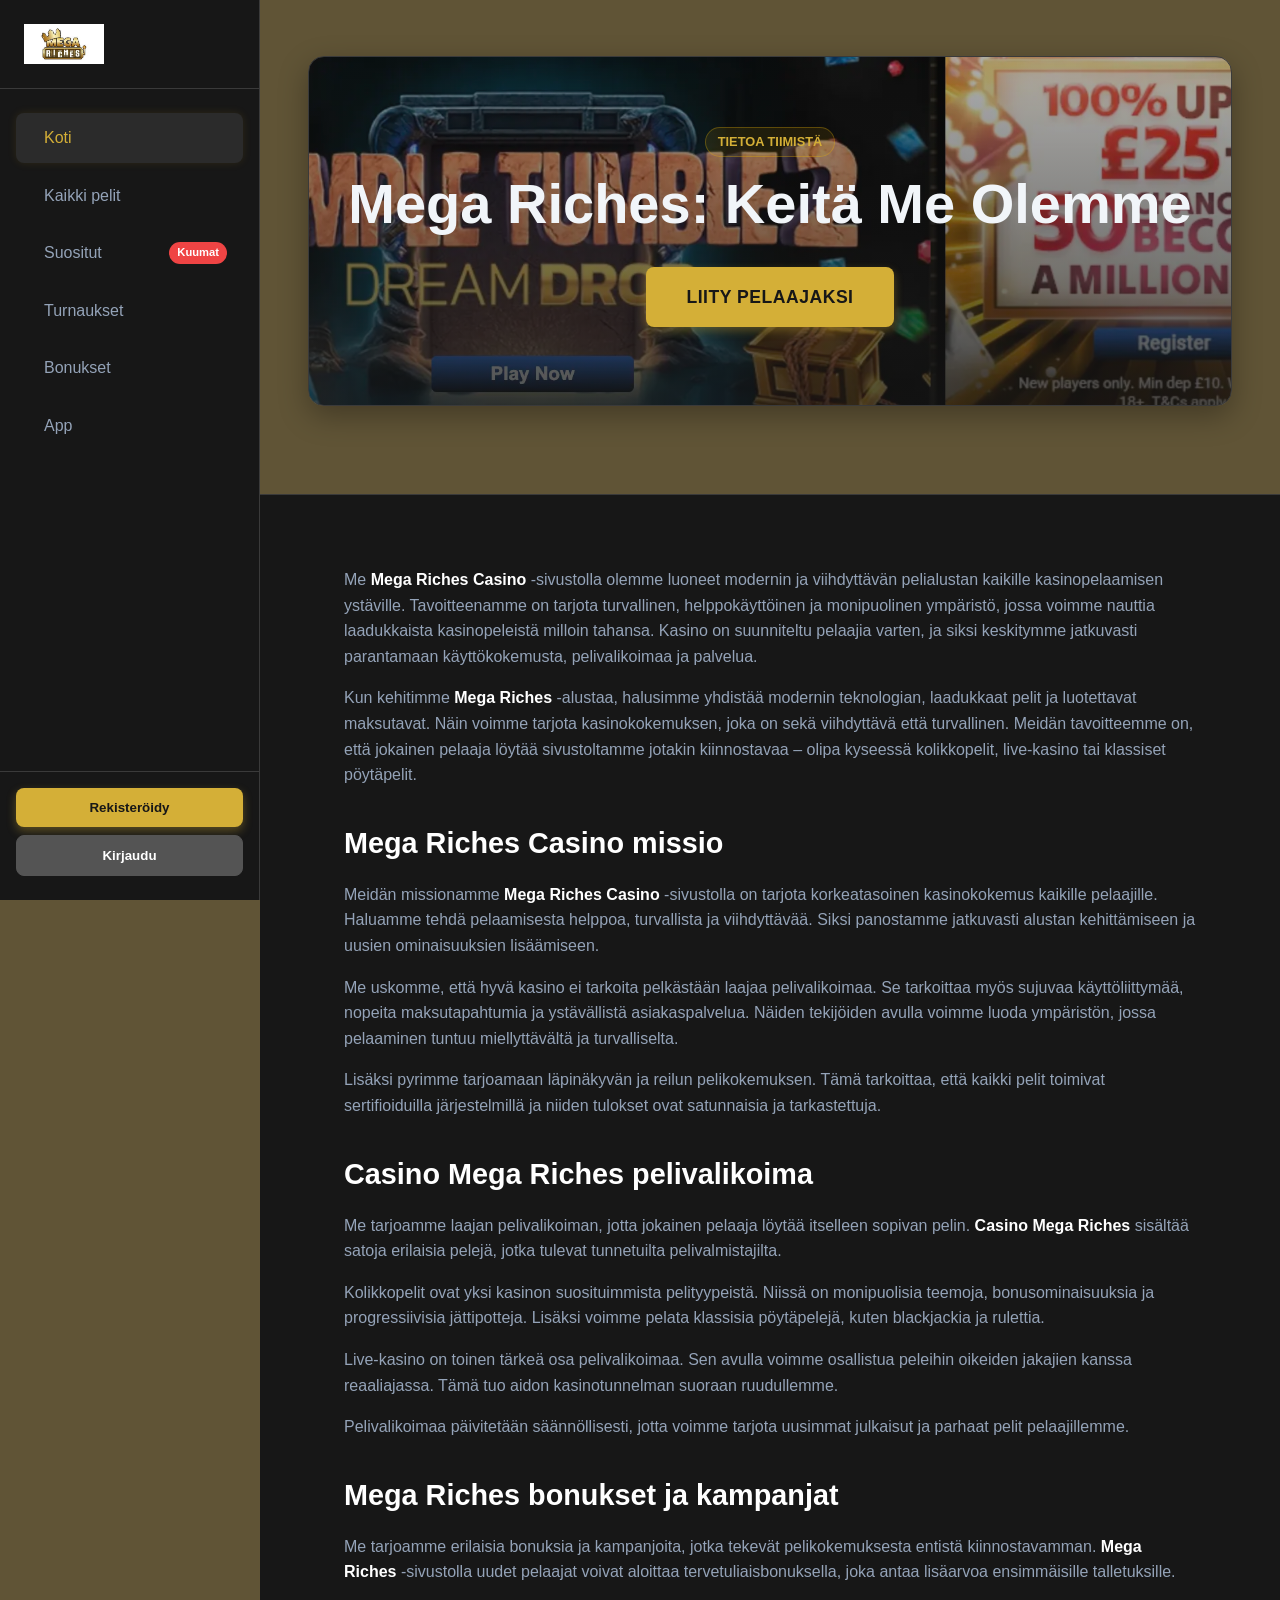
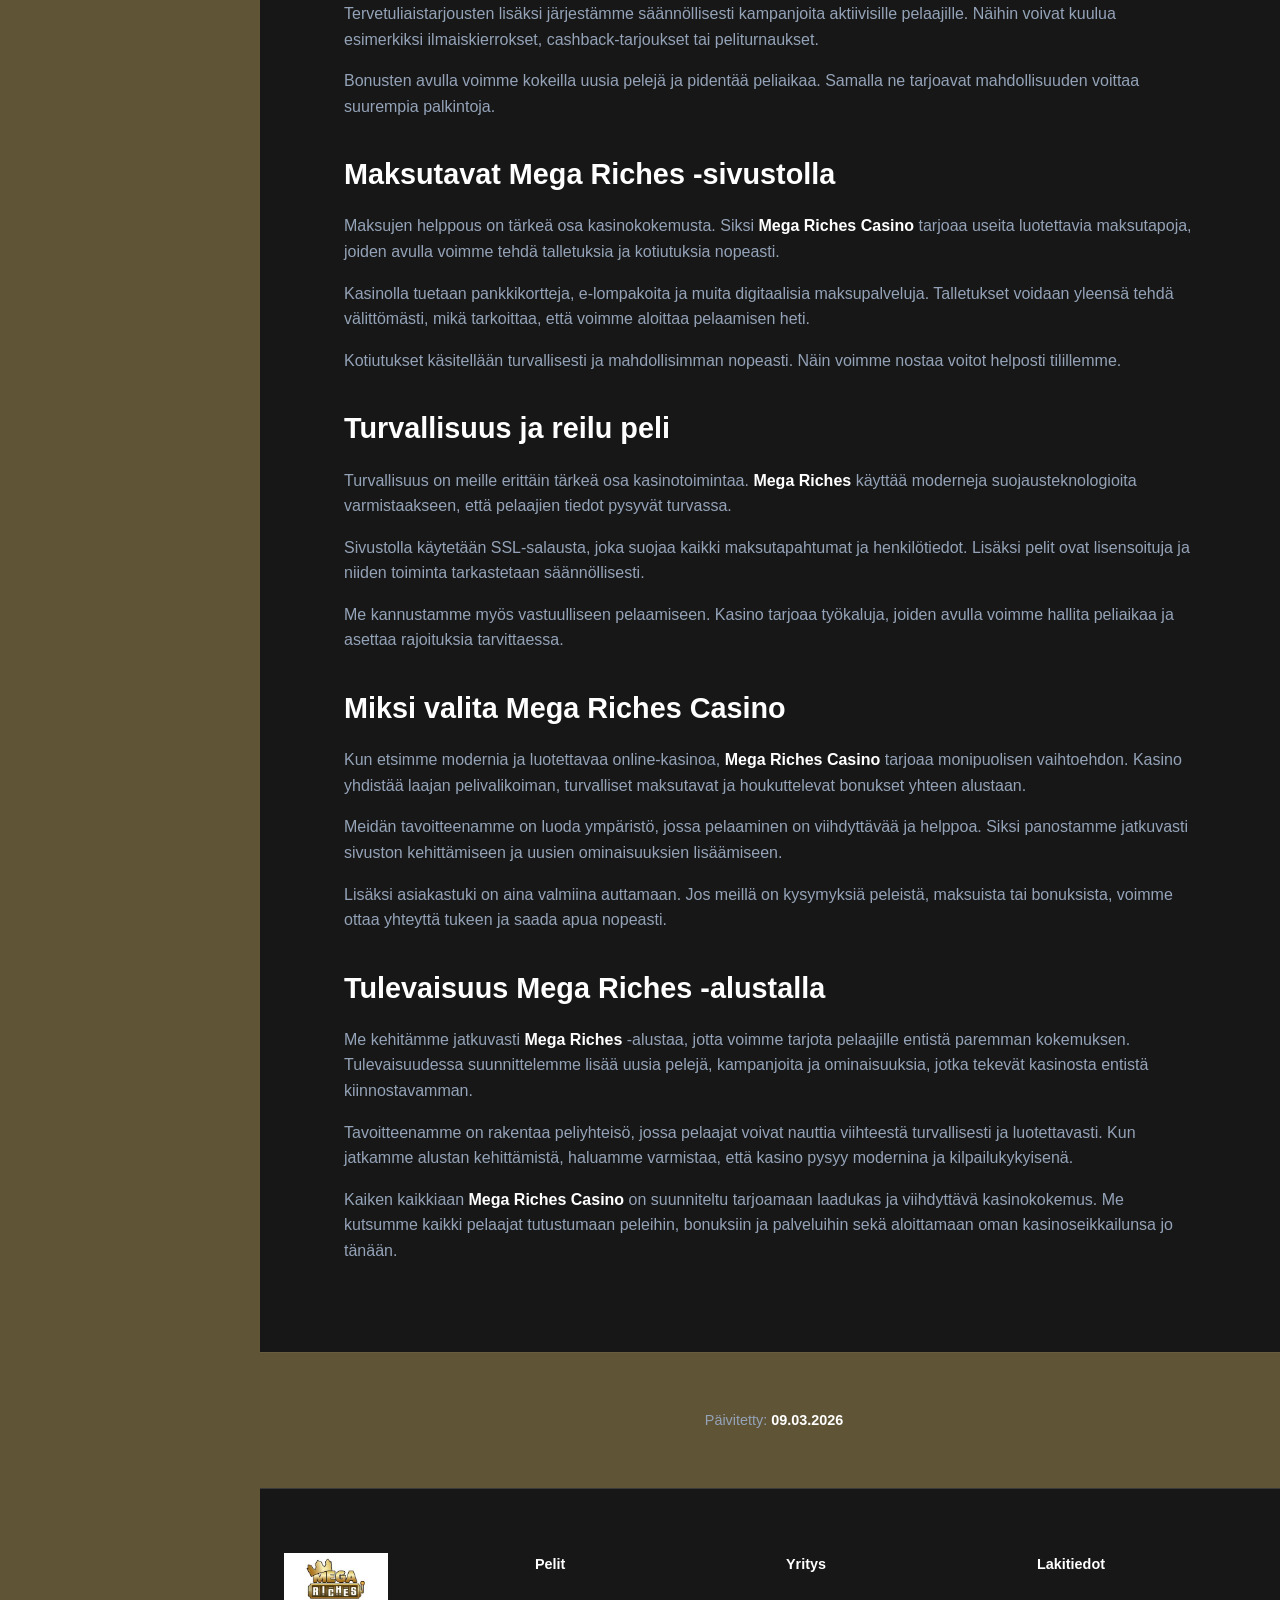
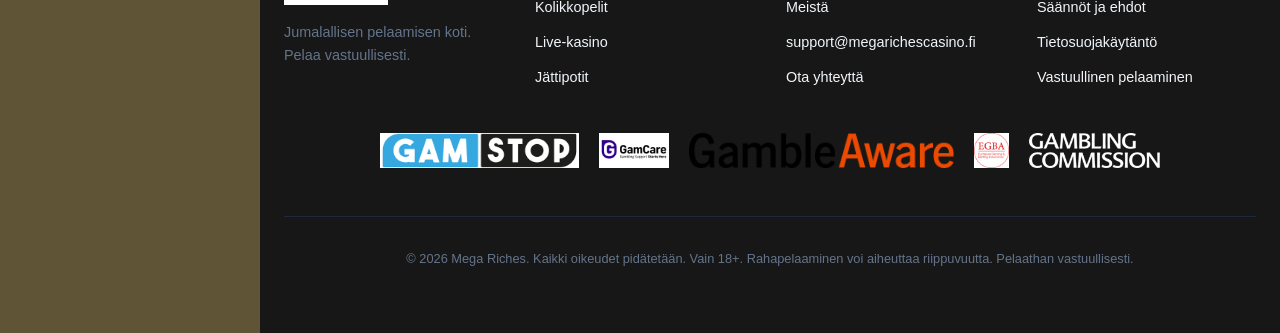
<file: about-us/index.html>
<!DOCTYPE html>
<html lang="fi">
<head>
    <meta charset="UTF-8">
    <meta name="viewport" content="width=device-width, initial-scale=1.0">
    <title>Tietoa Meistä - Mega Riches Casino | Tiimi, arvot ja kehitys</title>
<meta name="description" content="Lue miten Mega Riches Casino toimii: tiimi, toimintaperiaatteet, kehityssuunta ja pelaajakokemuksen jatkuva parantaminen.">
    <link rel="stylesheet" href="../style.css?=1.8">
    <link rel="canonical" href="/about-us/" />
    <link rel="alternate" hreflang="fi" href="/about-us/" />
    <link rel="icon" type="image/webp" href="../favicon-32x32 (1).webp">
</head>
<body>

    <!-- Checkbox Logic for Mobile Menu -->
<input type="checkbox" id="nav-toggle">

    <div class="app-wrapper">
        
      <div class="mobile-header">
    <div class="brand">
        <a href="/">
            <img src="../mega-riches-logo.jpeg" alt="Mega Riches" class="logo-img">
        </a>
    </div>
            
            <div class="header-right" style="display: flex; align-items: center; gap: 10px;">
               <a href="/login/">
  <button class="btn btn-secondary btn-header" style="padding: 5px 10px; font-size: 0.8rem;">Kirjaudu</button>
</a>
              <a href="/go/" class="btn btn-primary btn-header" style="padding: 5px 10px; font-size: 0.8rem;" role="button">Rekisteröidy</a>
                <label for="nav-toggle" class="nav-toggle-label">
                    <i class="fa-solid fa-bars"></i>
                </label>
            </div>
        </div>

        <aside class="sidebar">
            <div class="sidebar-header">
                <div class="brand">
                        <a href="/">
            <img src="../mega-riches-logo.jpeg" alt="Mega Riches" class="logo-img">
        </a>
                </div>
            </div>

            <nav class="nav-menu">
                <a href="/" class="nav-link active">
                    <i class="fa-solid fa-house"></i>
                    <span>Koti</span>
                </a>
                <a href="#games" class="nav-link">
                    <i class="fa-solid fa-gamepad"></i>
                    <span>Kaikki pelit</span>
                </a>
                <a href="/" class="nav-link">
                    <i class="fa-solid fa-fire"></i>
                    <span>Suositut</span>
                    <span class="hot-badge">Kuumat</span>
                </a>
                <a href="/" class="nav-link">
                    <i class="fa-solid fa-trophy"></i>
                    <span>Turnaukset</span>
                </a>
                <a href="/bonus/" class="nav-link">
                    <i class="fa-solid fa-wallet"></i>
                    <span>Bonukset</span>
                </a>
                <a href="/app/" class="nav-link">
                    <i class="fa-solid fa-circle-question"></i>
                    <span>App</span>
                </a>
            </nav>

            <div class="sidebar-footer">
              <a href="/go/"> <button class="btn btn-primary">Rekisteröidy</button></a>
                  <a href="/login/">
                <button class="btn btn-secondary">Kirjaudu</button>
                </a>
            </div>
        </aside>

        <!-- Main Content Area -->
        <main class="main-content">
            <section class="hero-section">
                <div class="container">
                    <div class="hero-banner">
                        <span class="hero-tag">Tietoa tiimistä</span>
                        <h1 class="hero-title">Mega Riches: Keitä Me Olemme</h1>
                        <a href="/go/" class="btn btn-primary hero-cta" role="button">Liity Pelaajaksi</a>
                    </div>
                </div>
            </section>

            <section class="content-section" style="border-top: none;">
                <div class="container" style="max-width: 900px;">
             <p>Me <strong>Mega Riches Casino</strong> -sivustolla olemme luoneet modernin ja viihdyttävän pelialustan kaikille kasinopelaamisen ystäville. Tavoitteenamme on tarjota turvallinen, helppokäyttöinen ja monipuolinen ympäristö, jossa voimme nauttia laadukkaista kasinopeleistä milloin tahansa. Kasino on suunniteltu pelaajia varten, ja siksi keskitymme jatkuvasti parantamaan käyttökokemusta, pelivalikoimaa ja palvelua.</p>

<p>Kun kehitimme <strong>Mega Riches</strong> -alustaa, halusimme yhdistää modernin teknologian, laadukkaat pelit ja luotettavat maksutavat. Näin voimme tarjota kasinokokemuksen, joka on sekä viihdyttävä että turvallinen. Meidän tavoitteemme on, että jokainen pelaaja löytää sivustoltamme jotakin kiinnostavaa – olipa kyseessä kolikkopelit, live-kasino tai klassiset pöytäpelit.</p>

<h2>Mega Riches Casino missio</h2>

<p>Meidän missionamme <strong>Mega Riches Casino</strong> -sivustolla on tarjota korkeatasoinen kasinokokemus kaikille pelaajille. Haluamme tehdä pelaamisesta helppoa, turvallista ja viihdyttävää. Siksi panostamme jatkuvasti alustan kehittämiseen ja uusien ominaisuuksien lisäämiseen.</p>

<p>Me uskomme, että hyvä kasino ei tarkoita pelkästään laajaa pelivalikoimaa. Se tarkoittaa myös sujuvaa käyttöliittymää, nopeita maksutapahtumia ja ystävällistä asiakaspalvelua. Näiden tekijöiden avulla voimme luoda ympäristön, jossa pelaaminen tuntuu miellyttävältä ja turvalliselta.</p>

<p>Lisäksi pyrimme tarjoamaan läpinäkyvän ja reilun pelikokemuksen. Tämä tarkoittaa, että kaikki pelit toimivat sertifioiduilla järjestelmillä ja niiden tulokset ovat satunnaisia ja tarkastettuja.</p>

<h2>Casino Mega Riches pelivalikoima</h2>

<p>Me tarjoamme laajan pelivalikoiman, jotta jokainen pelaaja löytää itselleen sopivan pelin. <strong>Casino Mega Riches</strong> sisältää satoja erilaisia pelejä, jotka tulevat tunnetuilta pelivalmistajilta.</p>

<p>Kolikkopelit ovat yksi kasinon suosituimmista pelityypeistä. Niissä on monipuolisia teemoja, bonusominaisuuksia ja progressiivisia jättipotteja. Lisäksi voimme pelata klassisia pöytäpelejä, kuten blackjackia ja rulettia.</p>

<p>Live-kasino on toinen tärkeä osa pelivalikoimaa. Sen avulla voimme osallistua peleihin oikeiden jakajien kanssa reaaliajassa. Tämä tuo aidon kasinotunnelman suoraan ruudullemme.</p>

<p>Pelivalikoimaa päivitetään säännöllisesti, jotta voimme tarjota uusimmat julkaisut ja parhaat pelit pelaajillemme.</p>

<h2>Mega Riches bonukset ja kampanjat</h2>

<p>Me tarjoamme erilaisia bonuksia ja kampanjoita, jotka tekevät pelikokemuksesta entistä kiinnostavamman. <strong>Mega Riches</strong> -sivustolla uudet pelaajat voivat aloittaa tervetuliaisbonuksella, joka antaa lisäarvoa ensimmäisille talletuksille.</p>

<p>Tervetuliaistarjousten lisäksi järjestämme säännöllisesti kampanjoita aktiivisille pelaajille. Näihin voivat kuulua esimerkiksi ilmaiskierrokset, cashback-tarjoukset tai peliturnaukset.</p>

<p>Bonusten avulla voimme kokeilla uusia pelejä ja pidentää peliaikaa. Samalla ne tarjoavat mahdollisuuden voittaa suurempia palkintoja.</p>

<h2>Maksutavat Mega Riches -sivustolla</h2>

<p>Maksujen helppous on tärkeä osa kasinokokemusta. Siksi <strong>Mega Riches Casino</strong> tarjoaa useita luotettavia maksutapoja, joiden avulla voimme tehdä talletuksia ja kotiutuksia nopeasti.</p>

<p>Kasinolla tuetaan pankkikortteja, e-lompakoita ja muita digitaalisia maksupalveluja. Talletukset voidaan yleensä tehdä välittömästi, mikä tarkoittaa, että voimme aloittaa pelaamisen heti.</p>

<p>Kotiutukset käsitellään turvallisesti ja mahdollisimman nopeasti. Näin voimme nostaa voitot helposti tilillemme.</p>

<h2>Turvallisuus ja reilu peli</h2>

<p>Turvallisuus on meille erittäin tärkeä osa kasinotoimintaa. <strong>Mega Riches</strong> käyttää moderneja suojausteknologioita varmistaakseen, että pelaajien tiedot pysyvät turvassa.</p>

<p>Sivustolla käytetään SSL-salausta, joka suojaa kaikki maksutapahtumat ja henkilötiedot. Lisäksi pelit ovat lisensoituja ja niiden toiminta tarkastetaan säännöllisesti.</p>

<p>Me kannustamme myös vastuulliseen pelaamiseen. Kasino tarjoaa työkaluja, joiden avulla voimme hallita peliaikaa ja asettaa rajoituksia tarvittaessa.</p>

<h2>Miksi valita Mega Riches Casino</h2>

<p>Kun etsimme modernia ja luotettavaa online-kasinoa, <strong>Mega Riches Casino</strong> tarjoaa monipuolisen vaihtoehdon. Kasino yhdistää laajan pelivalikoiman, turvalliset maksutavat ja houkuttelevat bonukset yhteen alustaan.</p>

<p>Meidän tavoitteenamme on luoda ympäristö, jossa pelaaminen on viihdyttävää ja helppoa. Siksi panostamme jatkuvasti sivuston kehittämiseen ja uusien ominaisuuksien lisäämiseen.</p>

<p>Lisäksi asiakastuki on aina valmiina auttamaan. Jos meillä on kysymyksiä peleistä, maksuista tai bonuksista, voimme ottaa yhteyttä tukeen ja saada apua nopeasti.</p>

<h2>Tulevaisuus Mega Riches -alustalla</h2>

<p>Me kehitämme jatkuvasti <strong>Mega Riches</strong> -alustaa, jotta voimme tarjota pelaajille entistä paremman kokemuksen. Tulevaisuudessa suunnittelemme lisää uusia pelejä, kampanjoita ja ominaisuuksia, jotka tekevät kasinosta entistä kiinnostavamman.</p>

<p>Tavoitteenamme on rakentaa peliyhteisö, jossa pelaajat voivat nauttia viihteestä turvallisesti ja luotettavasti. Kun jatkamme alustan kehittämistä, haluamme varmistaa, että kasino pysyy modernina ja kilpailukykyisenä.</p>

<p>Kaiken kaikkiaan <strong>Mega Riches Casino</strong> on suunniteltu tarjoamaan laadukas ja viihdyttävä kasinokokemus. Me kutsumme kaikki pelaajat tutustumaan peleihin, bonuksiin ja palveluihin sekä aloittamaan oman kasinoseikkailunsa jo tänään.</p>  </div>
            </section>

            <div class="updated-section" style="text-align: center; padding: 2rem 0; border-top: 1px solid rgba(255,255,255,0.05);">
                <div class="container">
                    <p style="color: #94a3b8; font-size: 0.9rem; margin: 0;"><i class="fa-solid fa-clock-rotate-left" style="margin-right: 8px;"></i>Päivitetty: <span style="font-weight: bold; color: #fff;">09.03.2026</span></p>
                </div>
            </div>
            <!-- Footer -->
<footer class="site-footer">
    <div class="footer-grid">
        <div class="footer-col">
            <div class="brand" style="margin-bottom: 1rem;">
                <img src="../mega-riches-logo.jpeg" alt="Mega Riches" class="logo-img">
            </div>
            <p style="color: #64748b;">Jumalallisen pelaamisen koti. Pelaa vastuullisesti.</p>
        </div>
        <div class="footer-col">
            <h4>Pelit</h4>
            <ul>
                <li><a href="/">Kolikkopelit</a></li>
                <li><a href="/">Live-kasino</a></li>
                <li><a href="/">Jättipotit</a></li>
            </ul>
        </div>
        <div class="footer-col">
            <h4>Yritys</h4>
            <ul>
                <li><a href="/about-us/">Meistä</a></li>
                <li><a href="mailto:support@megarichescasino.fi">support@megarichescasino.fi</a></li>
                <li><a href="/contact-us/">Ota yhteyttä</a></li>
            </ul>
        </div>
        <div class="footer-col">
            <h4>Lakitiedot</h4>
            <ul>
                <li><a href="/terms-and-conditions/">Säännöt ja ehdot</a></li>
                <li><a href="/privacy-policy/">Tietosuojakäytäntö</a></li>
                <li><a href="/responsible-gaming/">Vastuullinen pelaaminen</a></li>
            </ul>
        </div>
    </div>

    <div class="trust-logos" style="display: flex; justify-content: center; align-items: center; gap: 20px; margin: 2rem 0; flex-wrap: wrap;">
        
        <a href="https://www.gamstop.co.uk" target="_blank">
            <img src="../gam-stop.png" alt="GamStop" style="height: 35px; width: auto;">
        </a>

        <a href="https://www.gamcare.org.uk" target="_blank">
            <img src="../gamcarelogo.jpg" alt="GamCare" style="height: 35px; width: auto;">
        </a>

        <a href="https://www.begambleaware.org" target="_blank">
            <img src="../gambleawarelogo.webp" alt="GambleAware" style="height: 35px; width: auto;">
        </a>

        <a href="https://www.egba.eu" target="_blank">
            <img src="../egba.png" alt="EGBA" style="height: 35px; width: auto;">
        </a>

        <a href="https://www.gamblingcommission.gov.uk" target="_blank">
            <img src="../Gamblingcommision.png" alt="Gambling Commission" style="height: 35px; width: auto;">
        </a>

    </div>

    <div class="copyright">
        <p>&copy; 2026 Mega Riches. Kaikki oikeudet pidätetään. Vain 18+. Rahapelaaminen voi aiheuttaa riippuvuutta. Pelaathan vastuullisesti.</p>
    </div>
</footer>

        </main>
    </div>
</body>
</html>
</file>
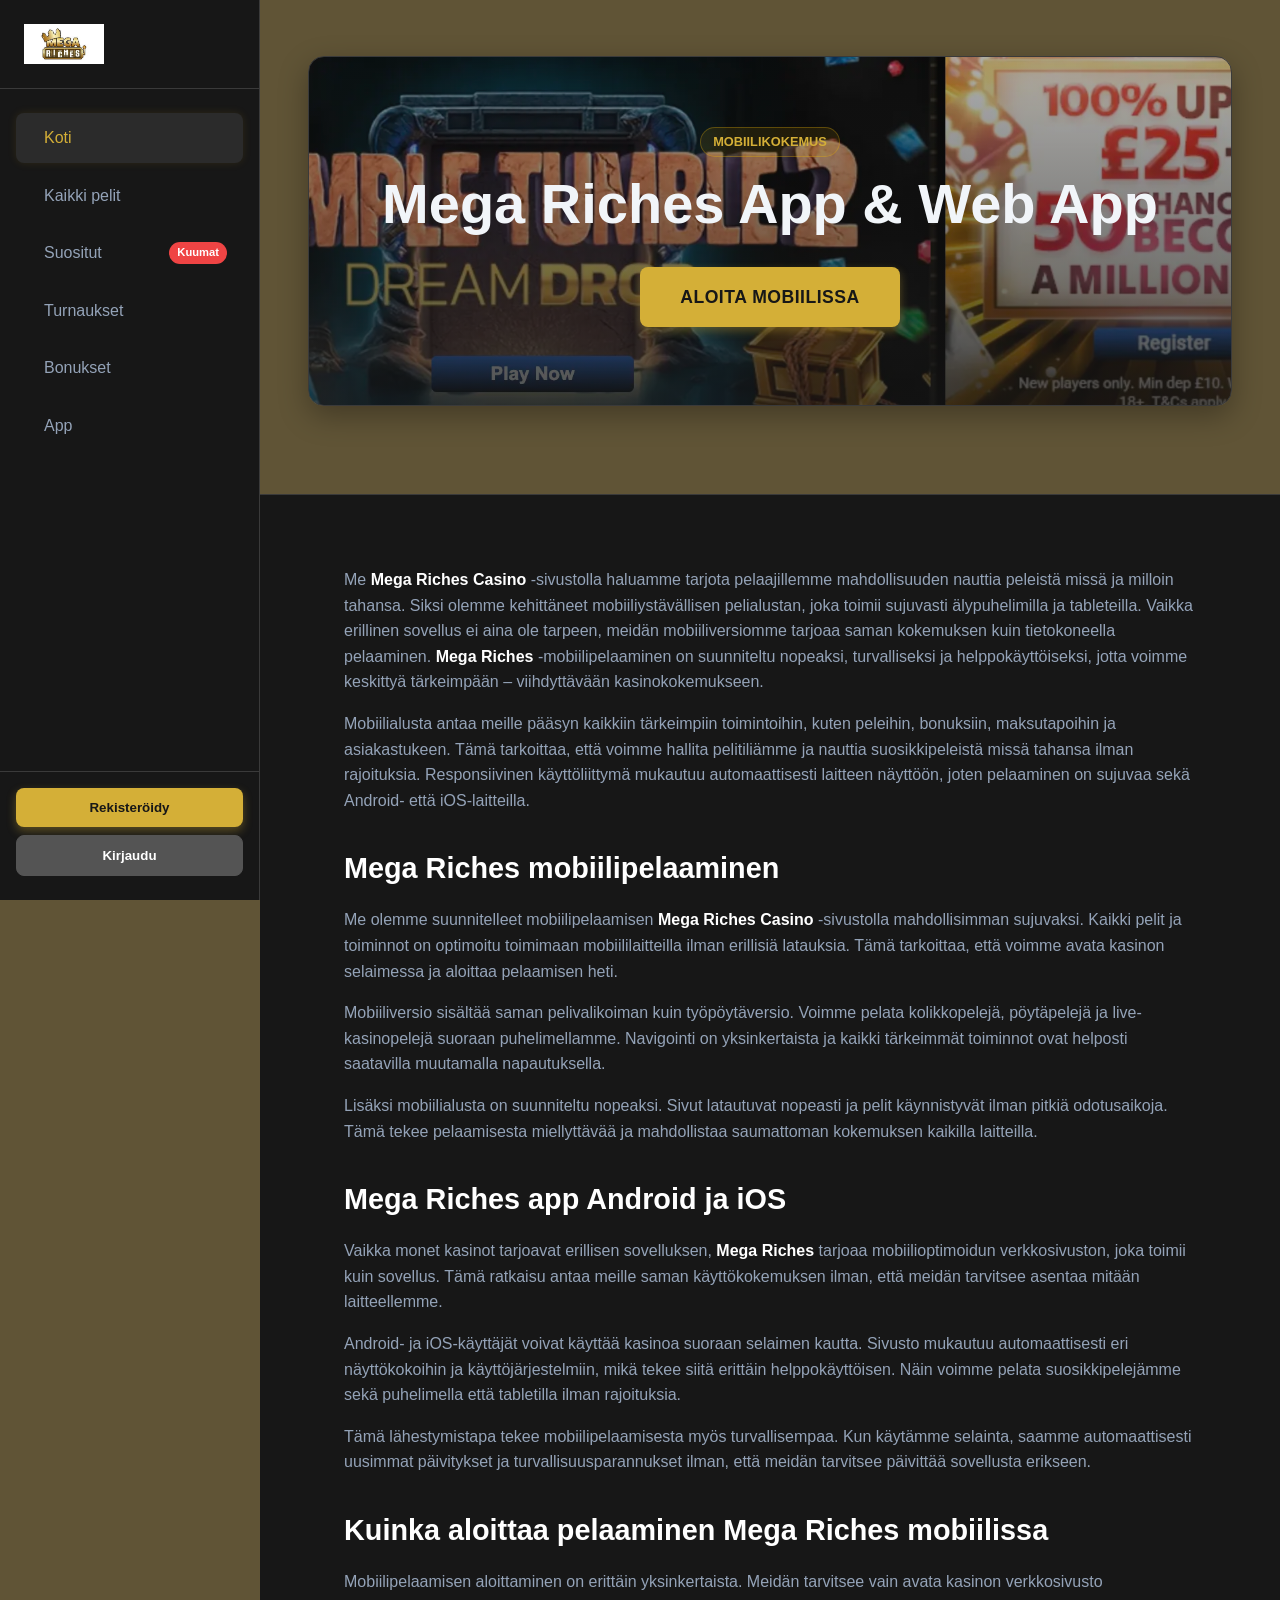
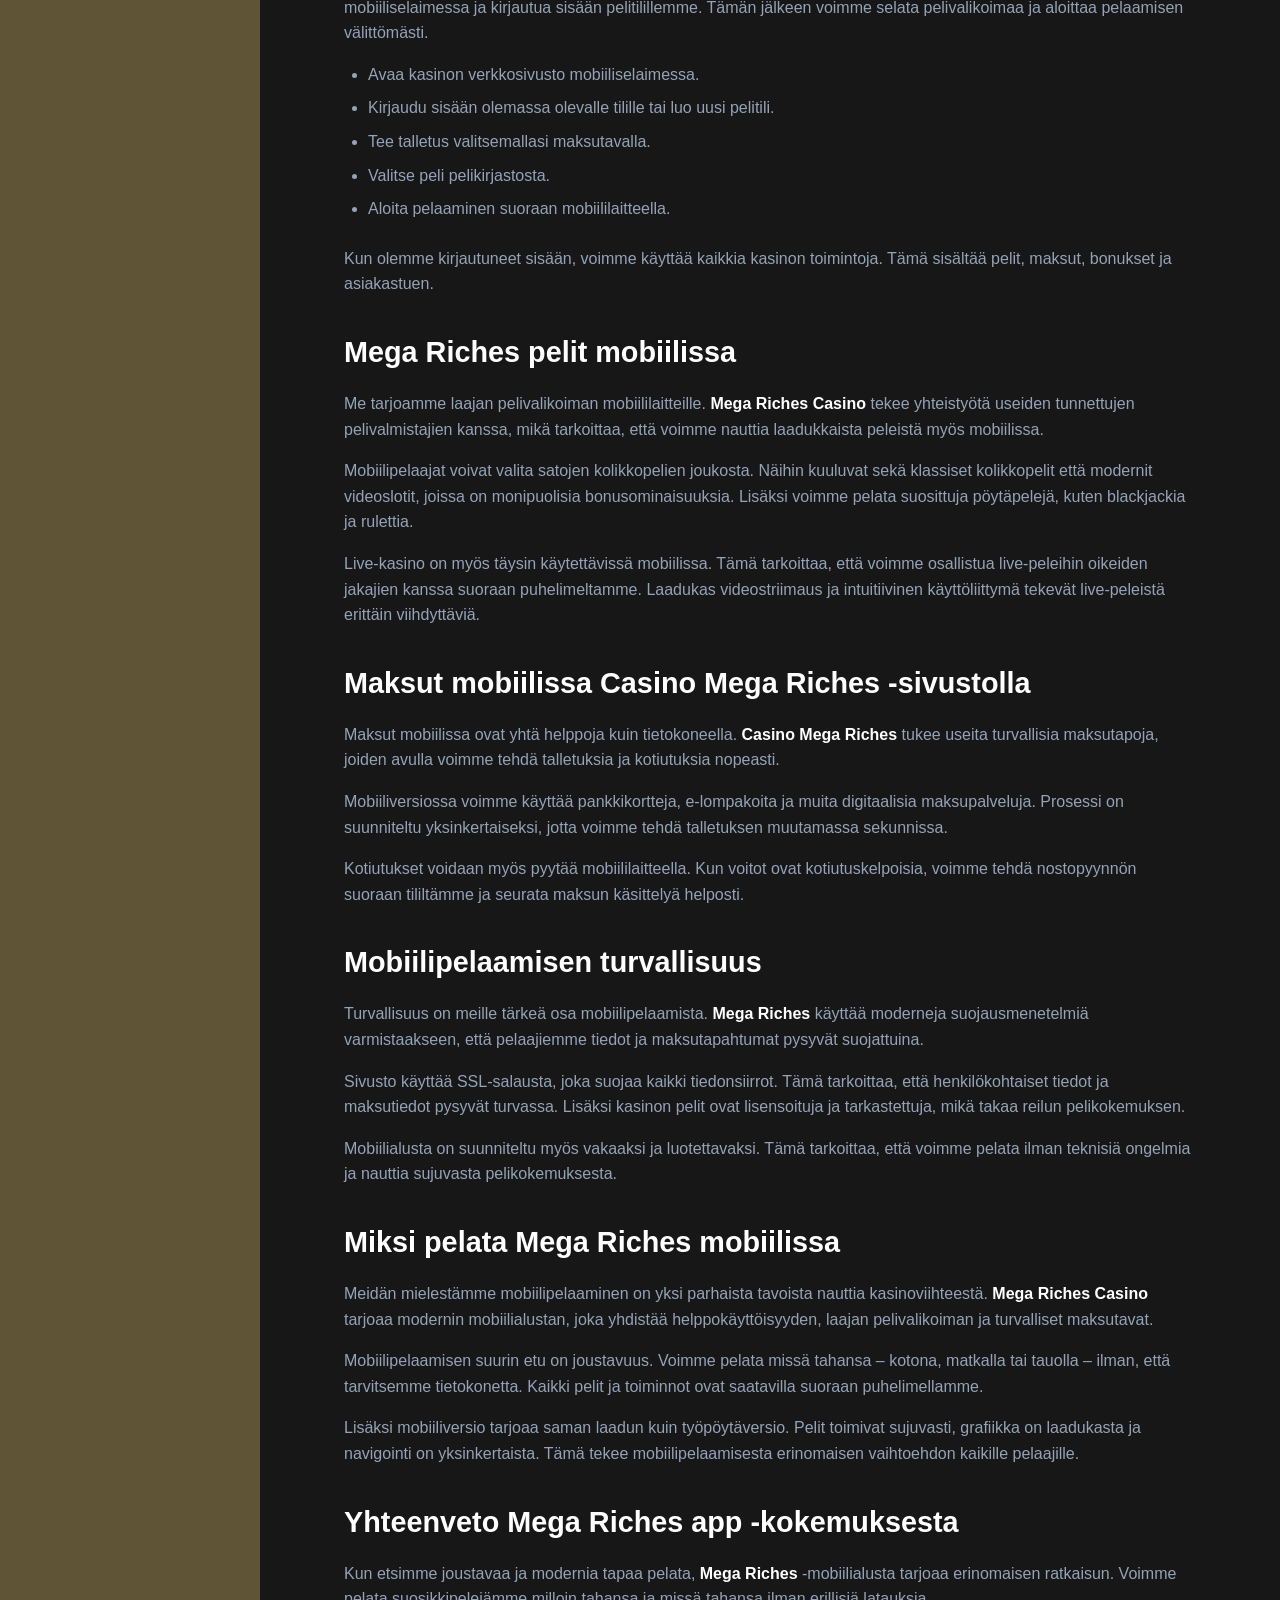
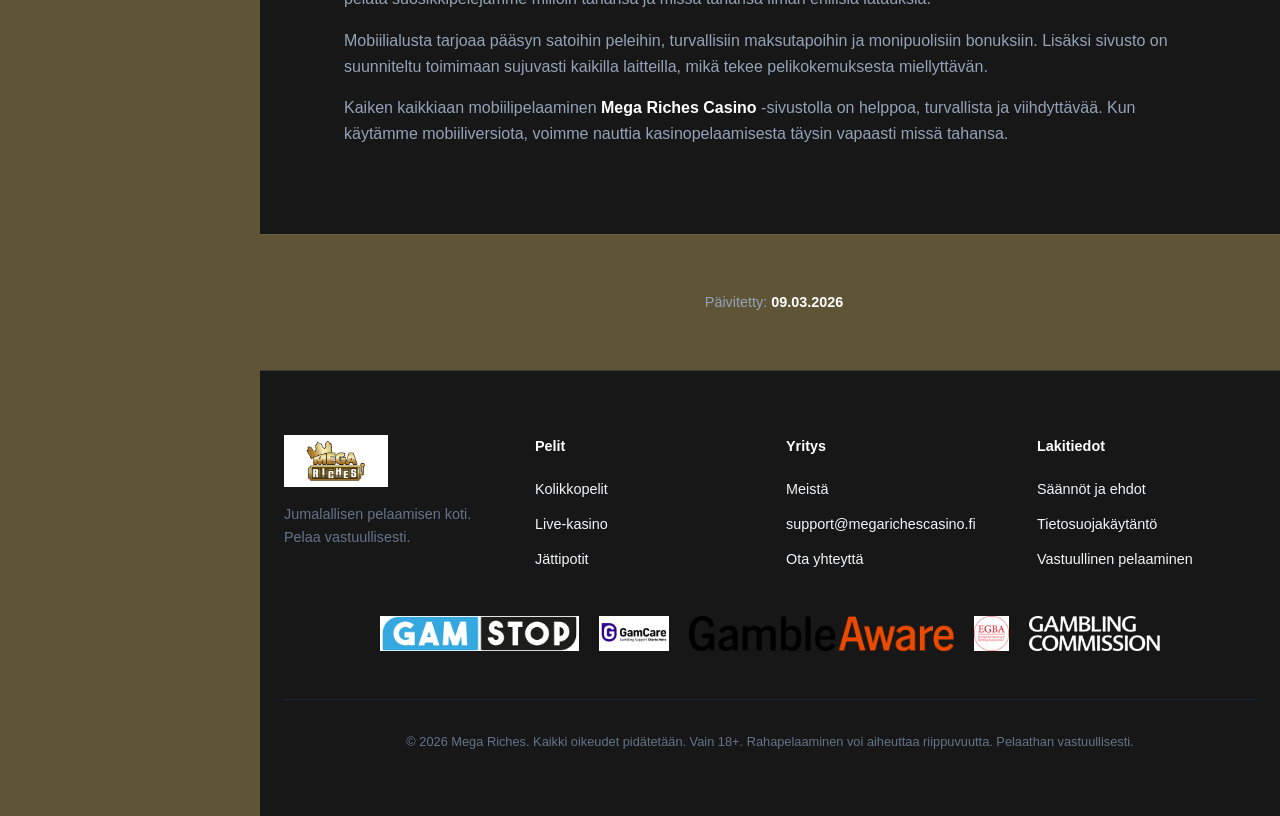
<file: app/index.html>
<!DOCTYPE html>
<html lang="fi">
<head>
    <meta charset="UTF-8">
    <meta name="viewport" content="width=device-width, initial-scale=1.0">
    <title>Mega Riches App | Mobiilipelaaminen ja web app -kokemus</title>
<meta name="description" content="Tutustu Mega Riches mobiilikäyttöön: app-tyylinen shortcut, suorituskykyvinkit ja turvallinen pelaaminen puhelimella.">
    <link rel="stylesheet" href="../style.css?=1.8">
    <link rel="canonical" href="/app/" />
    <link rel="alternate" hreflang="fi" href="/app/" />
    <link rel="icon" type="image/webp" href="../favicon-32x32 (1).webp">
</head>
<body>

    <!-- Checkbox Logic for Mobile Menu -->
<input type="checkbox" id="nav-toggle">

    <div class="app-wrapper">
        
      <div class="mobile-header">
    <div class="brand">
        <a href="/">
            <img src="../mega-riches-logo.jpeg" alt="Mega Riches" class="logo-img">
        </a>
    </div>
            
            <div class="header-right" style="display: flex; align-items: center; gap: 10px;">
               <a href="/login/">
  <button class="btn btn-secondary btn-header" style="padding: 5px 10px; font-size: 0.8rem;">Kirjaudu</button>
</a>
              <a href="/go/" class="btn btn-primary btn-header" style="padding: 5px 10px; font-size: 0.8rem;" role="button">Rekisteröidy</a>
                <label for="nav-toggle" class="nav-toggle-label">
                    <i class="fa-solid fa-bars"></i>
                </label>
            </div>
        </div>

        <aside class="sidebar">
            <div class="sidebar-header">
                <div class="brand">
                        <a href="/">
            <img src="../mega-riches-logo.jpeg" alt="Mega Riches" class="logo-img">
        </a>
                </div>
            </div>

            <nav class="nav-menu">
                <a href="/" class="nav-link active">
                    <i class="fa-solid fa-house"></i>
                    <span>Koti</span>
                </a>
                <a href="#games" class="nav-link">
                    <i class="fa-solid fa-gamepad"></i>
                    <span>Kaikki pelit</span>
                </a>
                <a href="/" class="nav-link">
                    <i class="fa-solid fa-fire"></i>
                    <span>Suositut</span>
                    <span class="hot-badge">Kuumat</span>
                </a>
                <a href="/" class="nav-link">
                    <i class="fa-solid fa-trophy"></i>
                    <span>Turnaukset</span>
                </a>
                <a href="/bonus/" class="nav-link">
                    <i class="fa-solid fa-wallet"></i>
                    <span>Bonukset</span>
                </a>
                <a href="/app/" class="nav-link">
                    <i class="fa-solid fa-circle-question"></i>
                    <span>App</span>
                </a>
            </nav>

            <div class="sidebar-footer">
              <a href="/go/"> <button class="btn btn-primary">Rekisteröidy</button></a>
                  <a href="/login/">
                <button class="btn btn-secondary">Kirjaudu</button>
                </a>
            </div>
        </aside>

        <!-- Main Content Area -->
        <main class="main-content">
            <section class="hero-section">
                <div class="container">
                    <div class="hero-banner">
                        <span class="hero-tag">Mobiilikokemus</span>
                        <h1 class="hero-title">Mega Riches App & Web App</h1>
                        <a href="/go/" class="btn btn-primary hero-cta" role="button">Aloita Mobiilissa</a>
                    </div>
                </div>
            </section>

            <section class="content-section" style="border-top: none;">
                <div class="container" style="max-width: 900px;">
                    <p>Me <strong>Mega Riches Casino</strong> -sivustolla haluamme tarjota pelaajillemme mahdollisuuden nauttia peleistä missä ja milloin tahansa. Siksi olemme kehittäneet mobiiliystävällisen pelialustan, joka toimii sujuvasti älypuhelimilla ja tableteilla. Vaikka erillinen sovellus ei aina ole tarpeen, meidän mobiiliversiomme tarjoaa saman kokemuksen kuin tietokoneella pelaaminen. <strong>Mega Riches</strong> -mobiilipelaaminen on suunniteltu nopeaksi, turvalliseksi ja helppokäyttöiseksi, jotta voimme keskittyä tärkeimpään – viihdyttävään kasinokokemukseen.</p>

<p>Mobiilialusta antaa meille pääsyn kaikkiin tärkeimpiin toimintoihin, kuten peleihin, bonuksiin, maksutapoihin ja asiakastukeen. Tämä tarkoittaa, että voimme hallita pelitiliämme ja nauttia suosikkipeleistä missä tahansa ilman rajoituksia. Responsiivinen käyttöliittymä mukautuu automaattisesti laitteen näyttöön, joten pelaaminen on sujuvaa sekä Android- että iOS-laitteilla.</p>

<h2>Mega Riches mobiilipelaaminen</h2>
<p>Me olemme suunnitelleet mobiilipelaamisen <strong>Mega Riches Casino</strong> -sivustolla mahdollisimman sujuvaksi. Kaikki pelit ja toiminnot on optimoitu toimimaan mobiililaitteilla ilman erillisiä latauksia. Tämä tarkoittaa, että voimme avata kasinon selaimessa ja aloittaa pelaamisen heti.</p>

<p>Mobiiliversio sisältää saman pelivalikoiman kuin työpöytäversio. Voimme pelata kolikkopelejä, pöytäpelejä ja live-kasinopelejä suoraan puhelimellamme. Navigointi on yksinkertaista ja kaikki tärkeimmät toiminnot ovat helposti saatavilla muutamalla napautuksella.</p>

<p>Lisäksi mobiilialusta on suunniteltu nopeaksi. Sivut latautuvat nopeasti ja pelit käynnistyvät ilman pitkiä odotusaikoja. Tämä tekee pelaamisesta miellyttävää ja mahdollistaa saumattoman kokemuksen kaikilla laitteilla.</p>

<h2>Mega Riches app Android ja iOS</h2>
<p>Vaikka monet kasinot tarjoavat erillisen sovelluksen, <strong>Mega Riches</strong> tarjoaa mobiilioptimoidun verkkosivuston, joka toimii kuin sovellus. Tämä ratkaisu antaa meille saman käyttökokemuksen ilman, että meidän tarvitsee asentaa mitään laitteellemme.</p>

<p>Android- ja iOS-käyttäjät voivat käyttää kasinoa suoraan selaimen kautta. Sivusto mukautuu automaattisesti eri näyttökokoihin ja käyttöjärjestelmiin, mikä tekee siitä erittäin helppokäyttöisen. Näin voimme pelata suosikkipelejämme sekä puhelimella että tabletilla ilman rajoituksia.</p>

<p>Tämä lähestymistapa tekee mobiilipelaamisesta myös turvallisempaa. Kun käytämme selainta, saamme automaattisesti uusimmat päivitykset ja turvallisuusparannukset ilman, että meidän tarvitsee päivittää sovellusta erikseen.</p>

<h2>Kuinka aloittaa pelaaminen Mega Riches mobiilissa</h2>
<p>Mobiilipelaamisen aloittaminen on erittäin yksinkertaista. Meidän tarvitsee vain avata kasinon verkkosivusto mobiiliselaimessa ja kirjautua sisään pelitilillemme. Tämän jälkeen voimme selata pelivalikoimaa ja aloittaa pelaamisen välittömästi.</p>

<ol>
<li>Avaa kasinon verkkosivusto mobiiliselaimessa.</li>
<li>Kirjaudu sisään olemassa olevalle tilille tai luo uusi pelitili.</li>
<li>Tee talletus valitsemallasi maksutavalla.</li>
<li>Valitse peli pelikirjastosta.</li>
<li>Aloita pelaaminen suoraan mobiililaitteella.</li>
</ol>

<p>Kun olemme kirjautuneet sisään, voimme käyttää kaikkia kasinon toimintoja. Tämä sisältää pelit, maksut, bonukset ja asiakastuen.</p>

<h2>Mega Riches pelit mobiilissa</h2>
<p>Me tarjoamme laajan pelivalikoiman mobiililaitteille. <strong>Mega Riches Casino</strong> tekee yhteistyötä useiden tunnettujen pelivalmistajien kanssa, mikä tarkoittaa, että voimme nauttia laadukkaista peleistä myös mobiilissa.</p>

<p>Mobiilipelaajat voivat valita satojen kolikkopelien joukosta. Näihin kuuluvat sekä klassiset kolikkopelit että modernit videoslotit, joissa on monipuolisia bonusominaisuuksia. Lisäksi voimme pelata suosittuja pöytäpelejä, kuten blackjackia ja rulettia.</p>

<p>Live-kasino on myös täysin käytettävissä mobiilissa. Tämä tarkoittaa, että voimme osallistua live-peleihin oikeiden jakajien kanssa suoraan puhelimeltamme. Laadukas videostriimaus ja intuitiivinen käyttöliittymä tekevät live-peleistä erittäin viihdyttäviä.</p>

<h2>Maksut mobiilissa Casino Mega Riches -sivustolla</h2>
<p>Maksut mobiilissa ovat yhtä helppoja kuin tietokoneella. <strong>Casino Mega Riches</strong> tukee useita turvallisia maksutapoja, joiden avulla voimme tehdä talletuksia ja kotiutuksia nopeasti.</p>

<p>Mobiiliversiossa voimme käyttää pankkikortteja, e-lompakoita ja muita digitaalisia maksupalveluja. Prosessi on suunniteltu yksinkertaiseksi, jotta voimme tehdä talletuksen muutamassa sekunnissa.</p>

<p>Kotiutukset voidaan myös pyytää mobiililaitteella. Kun voitot ovat kotiutuskelpoisia, voimme tehdä nostopyynnön suoraan tililtämme ja seurata maksun käsittelyä helposti.</p>

<h2>Mobiilipelaamisen turvallisuus</h2>
<p>Turvallisuus on meille tärkeä osa mobiilipelaamista. <strong>Mega Riches</strong> käyttää moderneja suojausmenetelmiä varmistaakseen, että pelaajiemme tiedot ja maksutapahtumat pysyvät suojattuina.</p>

<p>Sivusto käyttää SSL-salausta, joka suojaa kaikki tiedonsiirrot. Tämä tarkoittaa, että henkilökohtaiset tiedot ja maksutiedot pysyvät turvassa. Lisäksi kasinon pelit ovat lisensoituja ja tarkastettuja, mikä takaa reilun pelikokemuksen.</p>

<p>Mobiilialusta on suunniteltu myös vakaaksi ja luotettavaksi. Tämä tarkoittaa, että voimme pelata ilman teknisiä ongelmia ja nauttia sujuvasta pelikokemuksesta.</p>

<h2>Miksi pelata Mega Riches mobiilissa</h2>
<p>Meidän mielestämme mobiilipelaaminen on yksi parhaista tavoista nauttia kasinoviihteestä. <strong>Mega Riches Casino</strong> tarjoaa modernin mobiilialustan, joka yhdistää helppokäyttöisyyden, laajan pelivalikoiman ja turvalliset maksutavat.</p>

<p>Mobiilipelaamisen suurin etu on joustavuus. Voimme pelata missä tahansa – kotona, matkalla tai tauolla – ilman, että tarvitsemme tietokonetta. Kaikki pelit ja toiminnot ovat saatavilla suoraan puhelimellamme.</p>

<p>Lisäksi mobiiliversio tarjoaa saman laadun kuin työpöytäversio. Pelit toimivat sujuvasti, grafiikka on laadukasta ja navigointi on yksinkertaista. Tämä tekee mobiilipelaamisesta erinomaisen vaihtoehdon kaikille pelaajille.</p>

<h2>Yhteenveto Mega Riches app -kokemuksesta</h2>
<p>Kun etsimme joustavaa ja modernia tapaa pelata, <strong>Mega Riches</strong> -mobiilialusta tarjoaa erinomaisen ratkaisun. Voimme pelata suosikkipelejämme milloin tahansa ja missä tahansa ilman erillisiä latauksia.</p>

<p>Mobiilialusta tarjoaa pääsyn satoihin peleihin, turvallisiin maksutapoihin ja monipuolisiin bonuksiin. Lisäksi sivusto on suunniteltu toimimaan sujuvasti kaikilla laitteilla, mikä tekee pelikokemuksesta miellyttävän.</p>

<p>Kaiken kaikkiaan mobiilipelaaminen <strong>Mega Riches Casino</strong> -sivustolla on helppoa, turvallista ja viihdyttävää. Kun käytämme mobiiliversiota, voimme nauttia kasinopelaamisesta täysin vapaasti missä tahansa.</p>
                    
                </div>
            </section>

            <div class="updated-section" style="text-align: center; padding: 2rem 0; border-top: 1px solid rgba(255,255,255,0.05);">
                <div class="container">
                    <p style="color: #94a3b8; font-size: 0.9rem; margin: 0;"><i class="fa-solid fa-clock-rotate-left" style="margin-right: 8px;"></i>Päivitetty: <span style="font-weight: bold; color: #fff;">09.03.2026</span></p>
                </div>
            </div>
            <!-- Footer -->
<footer class="site-footer">
    <div class="footer-grid">
        <div class="footer-col">
            <div class="brand" style="margin-bottom: 1rem;">
                <img src="../mega-riches-logo.jpeg" alt="Mega Riches" class="logo-img">
            </div>
            <p style="color: #64748b;">Jumalallisen pelaamisen koti. Pelaa vastuullisesti.</p>
        </div>
        <div class="footer-col">
            <h4>Pelit</h4>
            <ul>
                <li><a href="/">Kolikkopelit</a></li>
                <li><a href="/">Live-kasino</a></li>
                <li><a href="/">Jättipotit</a></li>
            </ul>
        </div>
        <div class="footer-col">
            <h4>Yritys</h4>
            <ul>
                <li><a href="/about-us/">Meistä</a></li>
                <li><a href="mailto:support@megarichescasino.fi">support@megarichescasino.fi</a></li>
                <li><a href="/contact-us/">Ota yhteyttä</a></li>
            </ul>
        </div>
        <div class="footer-col">
            <h4>Lakitiedot</h4>
            <ul>
                <li><a href="/terms-and-conditions/">Säännöt ja ehdot</a></li>
                <li><a href="/privacy-policy/">Tietosuojakäytäntö</a></li>
                <li><a href="/responsible-gaming/">Vastuullinen pelaaminen</a></li>
            </ul>
        </div>
    </div>

    <div class="trust-logos" style="display: flex; justify-content: center; align-items: center; gap: 20px; margin: 2rem 0; flex-wrap: wrap;">
        
        <a href="https://www.gamstop.co.uk" target="_blank">
            <img src="../gam-stop.png" alt="GamStop" style="height: 35px; width: auto;">
        </a>

        <a href="https://www.gamcare.org.uk" target="_blank">
            <img src="../gamcarelogo.jpg" alt="GamCare" style="height: 35px; width: auto;">
        </a>

        <a href="https://www.begambleaware.org" target="_blank">
            <img src="../gambleawarelogo.webp" alt="GambleAware" style="height: 35px; width: auto;">
        </a>

        <a href="https://www.egba.eu" target="_blank">
            <img src="../egba.png" alt="EGBA" style="height: 35px; width: auto;">
        </a>

        <a href="https://www.gamblingcommission.gov.uk" target="_blank">
            <img src="../Gamblingcommision.png" alt="Gambling Commission" style="height: 35px; width: auto;">
        </a>

    </div>

    <div class="copyright">
        <p>&copy; 2026 Mega Riches. Kaikki oikeudet pidätetään. Vain 18+. Rahapelaaminen voi aiheuttaa riippuvuutta. Pelaathan vastuullisesti.</p>
    </div>
</footer>

        </main>
    </div>
</body>
</html>
</file>
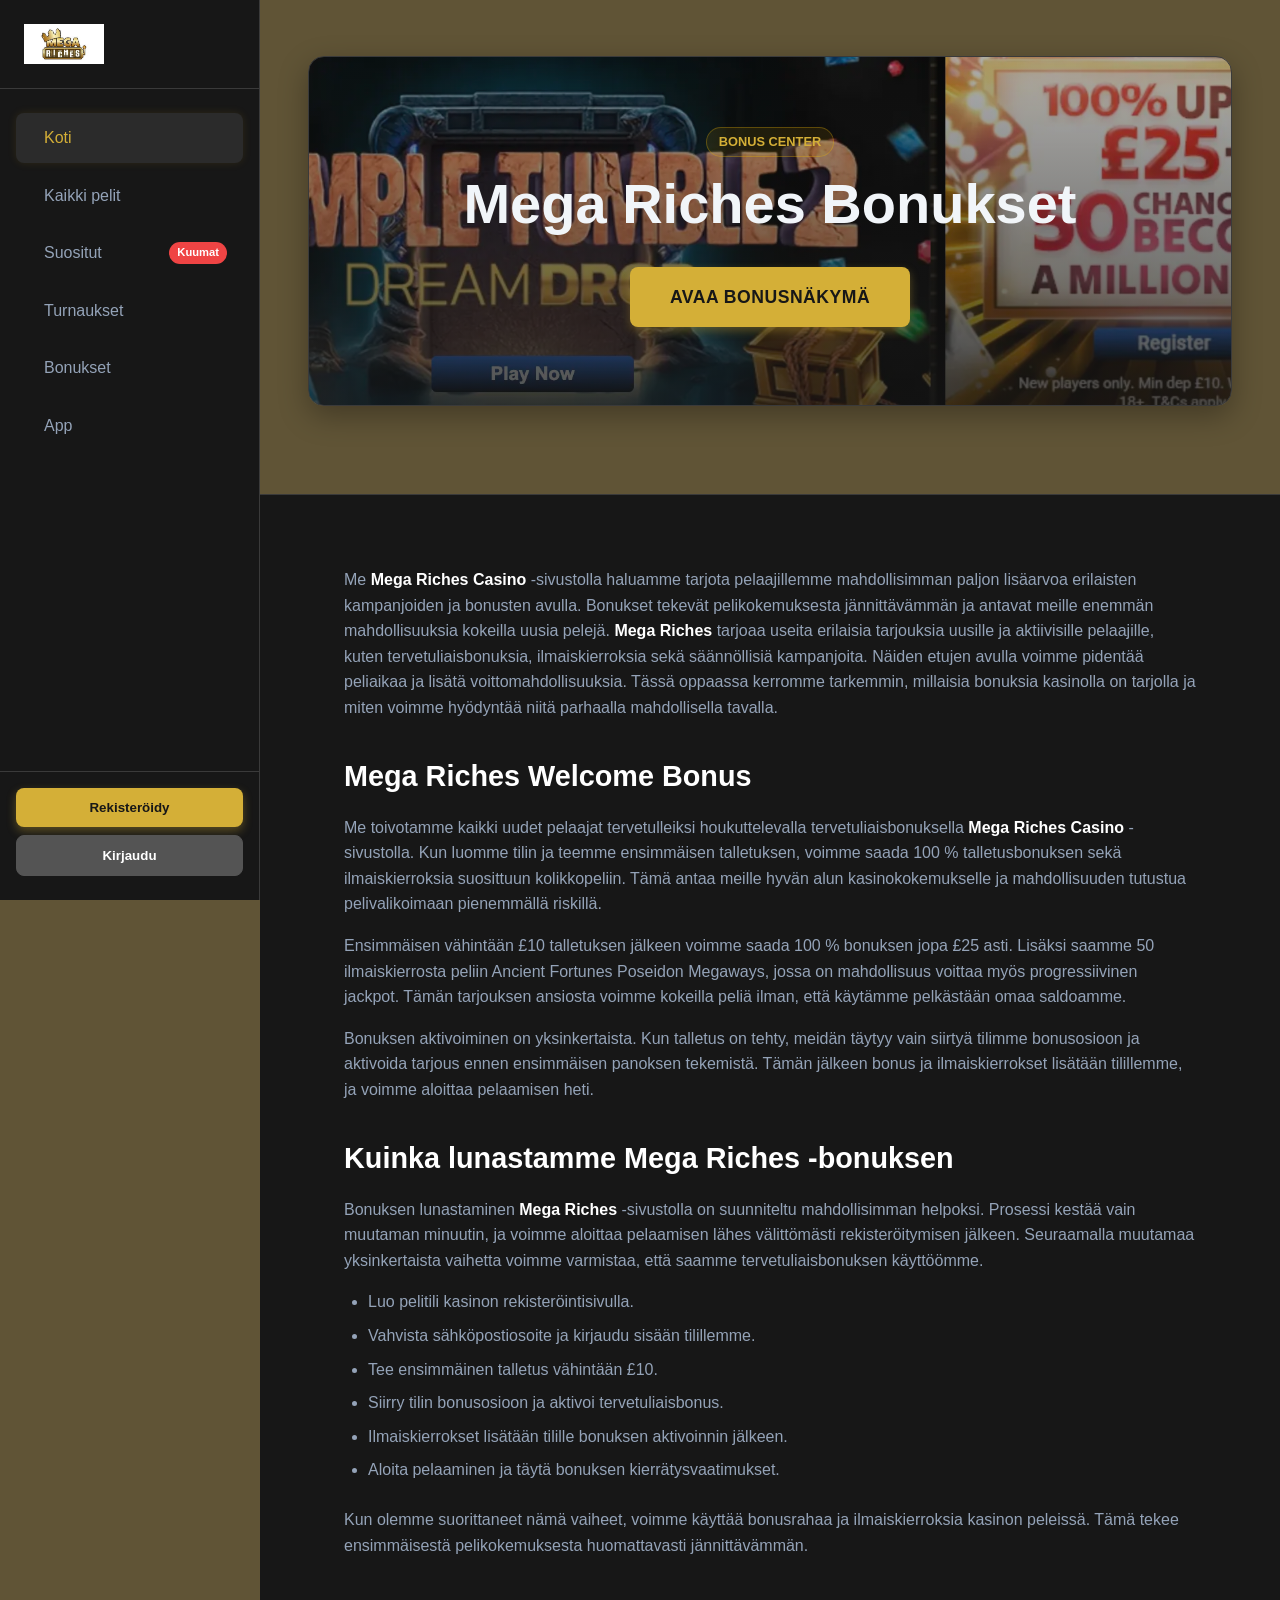
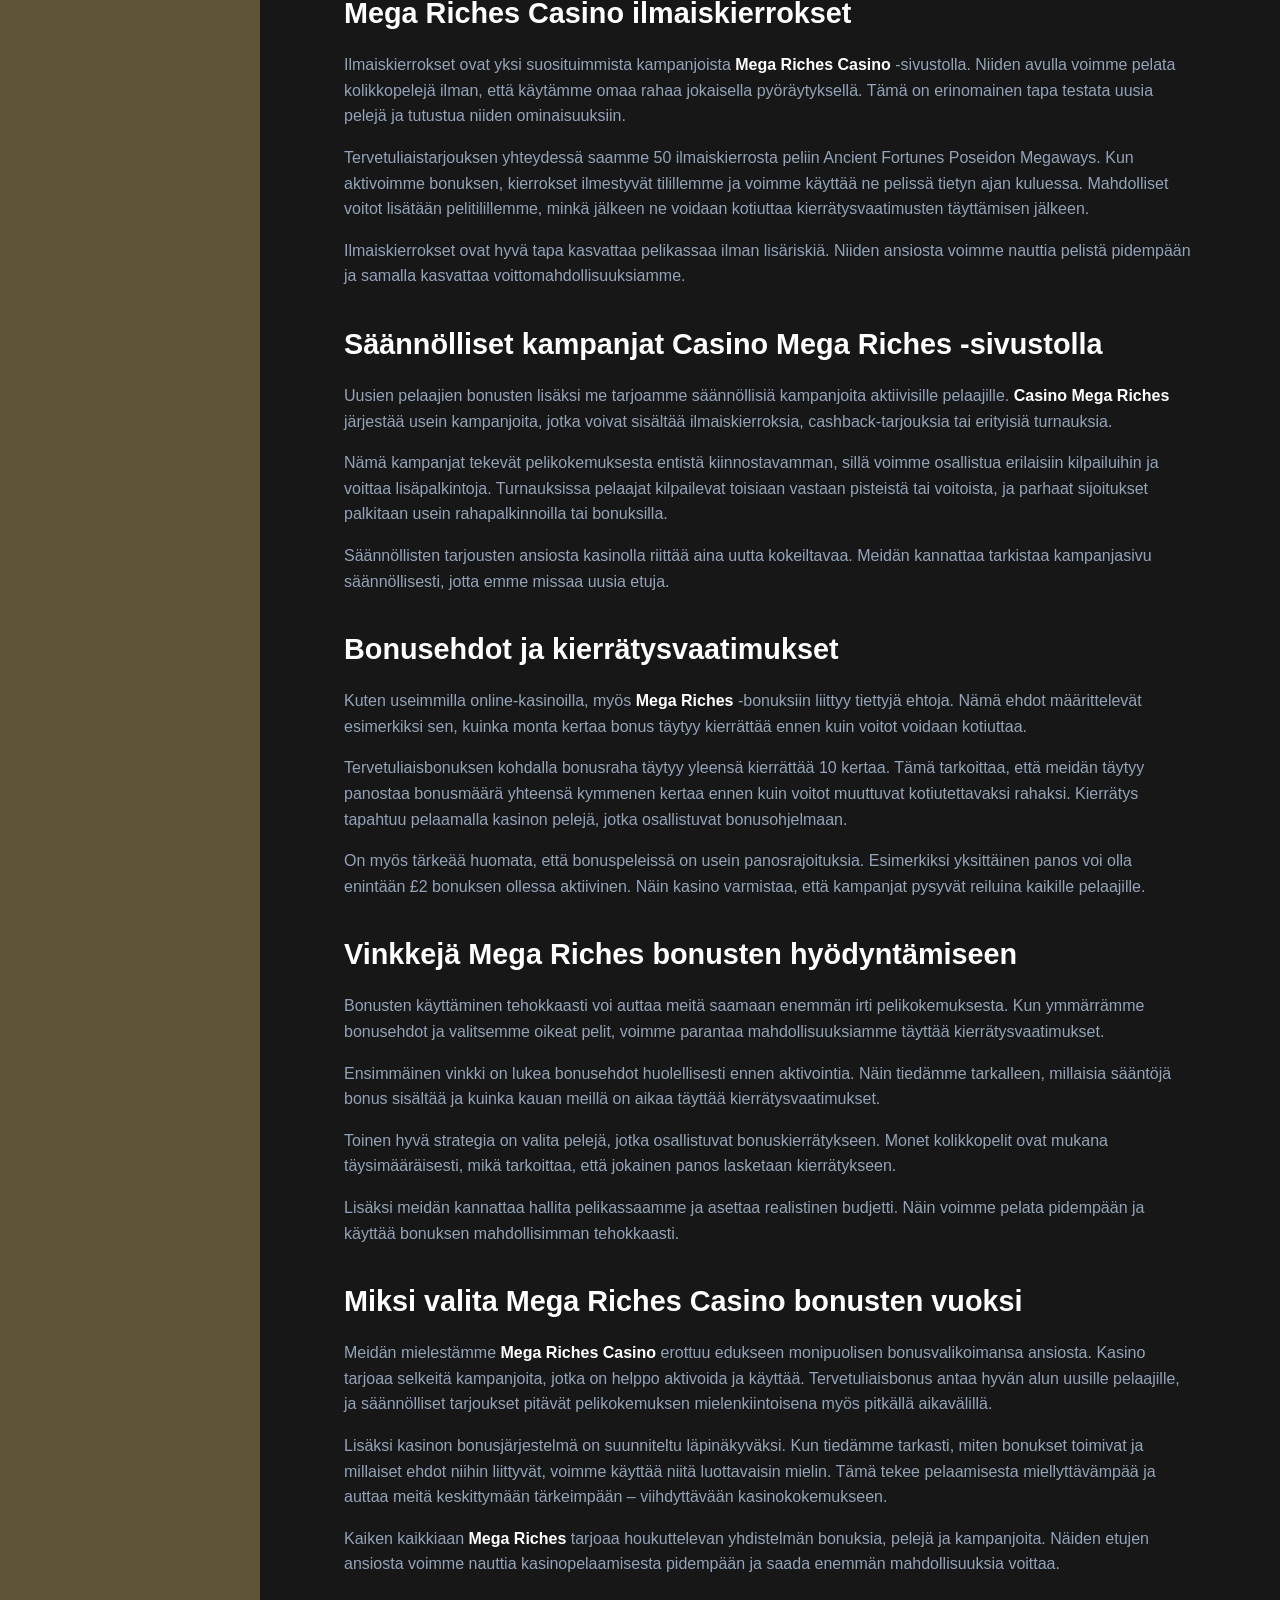
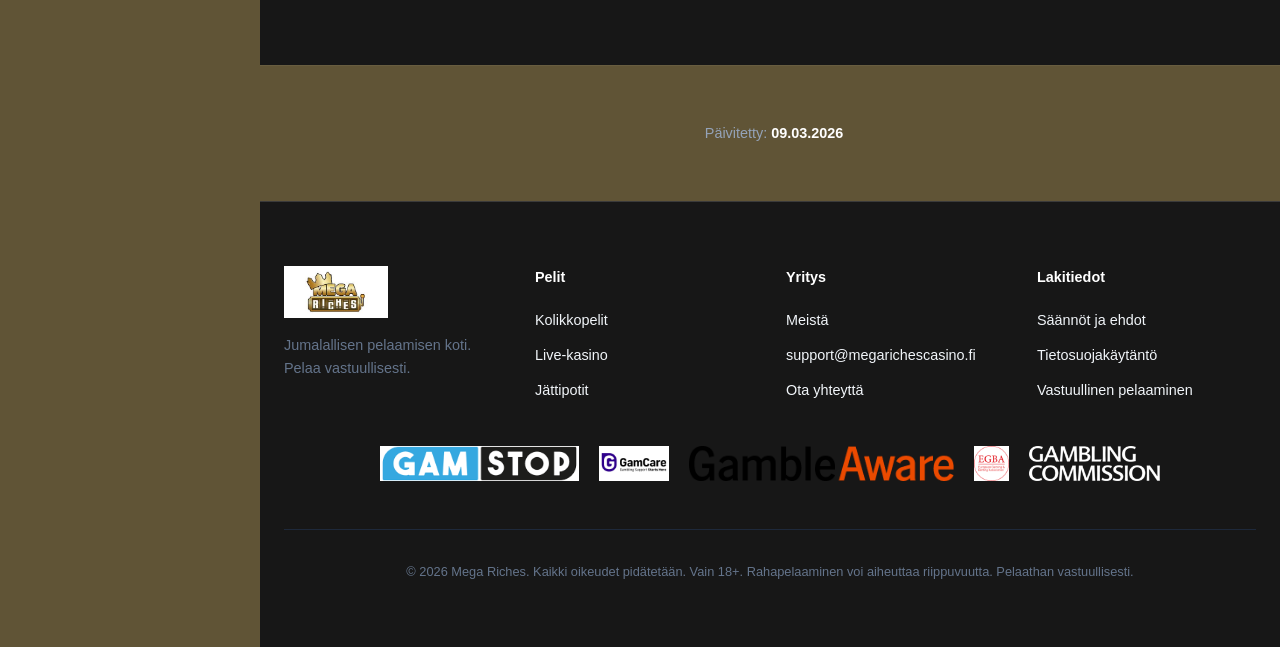
<file: bonus/index.html>
<!DOCTYPE html>
<html lang="fi">
<head>
    <meta charset="UTF-8">
    <meta name="viewport" content="width=device-width, initial-scale=1.0">
    <title>Mega Riches Bonukset | Tervetulo, cashback ja VIP-edut</title>
<meta name="description" content="Selkeä yhteenveto Mega Riches bonuksista: aloituspaketti, viikkokampanjat, cashback, VIP-edut ja bonuschecklist.">
    <link rel="stylesheet" href="../style.css?=1.8">
    <link rel="canonical" href="/login/" />
    <link rel="alternate" hreflang="fi" href="/bonus/" />
    <link rel="icon" type="image/webp" href="../favicon-32x32 (1).webp">
</head>
<body>

    <!-- Checkbox Logic for Mobile Menu -->
<input type="checkbox" id="nav-toggle">

    <div class="app-wrapper">
        
      <div class="mobile-header">
    <div class="brand">
        <a href="/">
            <img src="../mega-riches-logo.jpeg" alt="Mega Riches" class="logo-img">
        </a>
    </div>
            
            <div class="header-right" style="display: flex; align-items: center; gap: 10px;">
               <a href="/login/">
  <button class="btn btn-secondary btn-header" style="padding: 5px 10px; font-size: 0.8rem;">Kirjaudu</button>
</a>
              <a href="/go/" class="btn btn-primary btn-header" style="padding: 5px 10px; font-size: 0.8rem;" role="button">Rekisteröidy</a>
                <label for="nav-toggle" class="nav-toggle-label">
                    <i class="fa-solid fa-bars"></i>
                </label>
            </div>
        </div>

        <aside class="sidebar">
            <div class="sidebar-header">
                <div class="brand">
                        <a href="/">
            <img src="../mega-riches-logo.jpeg" alt="Mega Riches" class="logo-img">
        </a>
                </div>
            </div>

            <nav class="nav-menu">
                <a href="/" class="nav-link active">
                    <i class="fa-solid fa-house"></i>
                    <span>Koti</span>
                </a>
                <a href="#games" class="nav-link">
                    <i class="fa-solid fa-gamepad"></i>
                    <span>Kaikki pelit</span>
                </a>
                <a href="/" class="nav-link">
                    <i class="fa-solid fa-fire"></i>
                    <span>Suositut</span>
                    <span class="hot-badge">Kuumat</span>
                </a>
                <a href="/" class="nav-link">
                    <i class="fa-solid fa-trophy"></i>
                    <span>Turnaukset</span>
                </a>
                <a href="/bonus/" class="nav-link">
                    <i class="fa-solid fa-wallet"></i>
                    <span>Bonukset</span>
                </a>
                <a href="/app/" class="nav-link">
                    <i class="fa-solid fa-circle-question"></i>
                    <span>App</span>
                </a>
            </nav>

            <div class="sidebar-footer">
              <a href="/go/"> <button class="btn btn-primary">Rekisteröidy</button></a>
                  <a href="/login/">
                <button class="btn btn-secondary">Kirjaudu</button>
                </a>
            </div>
        </aside>

        <!-- Main Content Area -->
        <main class="main-content">
            <section class="hero-section">
                <div class="container">
                    <div class="hero-banner">
                        <span class="hero-tag">Bonus Center</span>
                        <h1 class="hero-title">Mega Riches Bonukset</h1>
                        <a href="/go/" class="btn btn-primary hero-cta" role="button">Avaa Bonusnäkymä</a>
                    </div>
                </div>
            </section>

            <section class="content-section" style="border-top: none;">
                <div class="container" style="max-width: 900px;">
                  
                    <p>Me <strong>Mega Riches Casino</strong> -sivustolla haluamme tarjota pelaajillemme mahdollisimman paljon lisäarvoa erilaisten kampanjoiden ja bonusten avulla. Bonukset tekevät pelikokemuksesta jännittävämmän ja antavat meille enemmän mahdollisuuksia kokeilla uusia pelejä. <strong>Mega Riches</strong> tarjoaa useita erilaisia tarjouksia uusille ja aktiivisille pelaajille, kuten tervetuliaisbonuksia, ilmaiskierroksia sekä säännöllisiä kampanjoita. Näiden etujen avulla voimme pidentää peliaikaa ja lisätä voittomahdollisuuksia. Tässä oppaassa kerromme tarkemmin, millaisia bonuksia kasinolla on tarjolla ja miten voimme hyödyntää niitä parhaalla mahdollisella tavalla.</p>

<h2>Mega Riches Welcome Bonus</h2>
<p>Me toivotamme kaikki uudet pelaajat tervetulleiksi houkuttelevalla tervetuliaisbonuksella <strong>Mega Riches Casino</strong> -sivustolla. Kun luomme tilin ja teemme ensimmäisen talletuksen, voimme saada 100 % talletusbonuksen sekä ilmaiskierroksia suosittuun kolikkopeliin. Tämä antaa meille hyvän alun kasinokokemukselle ja mahdollisuuden tutustua pelivalikoimaan pienemmällä riskillä.</p>

<p>Ensimmäisen vähintään £10 talletuksen jälkeen voimme saada 100 % bonuksen jopa £25 asti. Lisäksi saamme 50 ilmaiskierrosta peliin Ancient Fortunes Poseidon Megaways, jossa on mahdollisuus voittaa myös progressiivinen jackpot. Tämän tarjouksen ansiosta voimme kokeilla peliä ilman, että käytämme pelkästään omaa saldoamme.</p>

<p>Bonuksen aktivoiminen on yksinkertaista. Kun talletus on tehty, meidän täytyy vain siirtyä tilimme bonusosioon ja aktivoida tarjous ennen ensimmäisen panoksen tekemistä. Tämän jälkeen bonus ja ilmaiskierrokset lisätään tilillemme, ja voimme aloittaa pelaamisen heti.</p>

<h2>Kuinka lunastamme Mega Riches -bonuksen</h2>
<p>Bonuksen lunastaminen <strong>Mega Riches</strong> -sivustolla on suunniteltu mahdollisimman helpoksi. Prosessi kestää vain muutaman minuutin, ja voimme aloittaa pelaamisen lähes välittömästi rekisteröitymisen jälkeen. Seuraamalla muutamaa yksinkertaista vaihetta voimme varmistaa, että saamme tervetuliaisbonuksen käyttöömme.</p>

<ul>
<li>Luo pelitili kasinon rekisteröintisivulla.</li>
<li>Vahvista sähköpostiosoite ja kirjaudu sisään tilillemme.</li>
<li>Tee ensimmäinen talletus vähintään £10.</li>
<li>Siirry tilin bonusosioon ja aktivoi tervetuliaisbonus.</li>
<li>Ilmaiskierrokset lisätään tilille bonuksen aktivoinnin jälkeen.</li>
<li>Aloita pelaaminen ja täytä bonuksen kierrätysvaatimukset.</li>
</ul>

<p>Kun olemme suorittaneet nämä vaiheet, voimme käyttää bonusrahaa ja ilmaiskierroksia kasinon peleissä. Tämä tekee ensimmäisestä pelikokemuksesta huomattavasti jännittävämmän.</p>

<h2>Mega Riches Casino ilmaiskierrokset</h2>
<p>Ilmaiskierrokset ovat yksi suosituimmista kampanjoista <strong>Mega Riches Casino</strong> -sivustolla. Niiden avulla voimme pelata kolikkopelejä ilman, että käytämme omaa rahaa jokaisella pyöräytyksellä. Tämä on erinomainen tapa testata uusia pelejä ja tutustua niiden ominaisuuksiin.</p>

<p>Tervetuliaistarjouksen yhteydessä saamme 50 ilmaiskierrosta peliin Ancient Fortunes Poseidon Megaways. Kun aktivoimme bonuksen, kierrokset ilmestyvät tilillemme ja voimme käyttää ne pelissä tietyn ajan kuluessa. Mahdolliset voitot lisätään pelitilillemme, minkä jälkeen ne voidaan kotiuttaa kierrätysvaatimusten täyttämisen jälkeen.</p>

<p>Ilmaiskierrokset ovat hyvä tapa kasvattaa pelikassaa ilman lisäriskiä. Niiden ansiosta voimme nauttia pelistä pidempään ja samalla kasvattaa voittomahdollisuuksiamme.</p>

<h2>Säännölliset kampanjat Casino Mega Riches -sivustolla</h2>
<p>Uusien pelaajien bonusten lisäksi me tarjoamme säännöllisiä kampanjoita aktiivisille pelaajille. <strong>Casino Mega Riches</strong> järjestää usein kampanjoita, jotka voivat sisältää ilmaiskierroksia, cashback-tarjouksia tai erityisiä turnauksia.</p>

<p>Nämä kampanjat tekevät pelikokemuksesta entistä kiinnostavamman, sillä voimme osallistua erilaisiin kilpailuihin ja voittaa lisäpalkintoja. Turnauksissa pelaajat kilpailevat toisiaan vastaan pisteistä tai voitoista, ja parhaat sijoitukset palkitaan usein rahapalkinnoilla tai bonuksilla.</p>

<p>Säännöllisten tarjousten ansiosta kasinolla riittää aina uutta kokeiltavaa. Meidän kannattaa tarkistaa kampanjasivu säännöllisesti, jotta emme missaa uusia etuja.</p>

<h2>Bonusehdot ja kierrätysvaatimukset</h2>
<p>Kuten useimmilla online-kasinoilla, myös <strong>Mega Riches</strong> -bonuksiin liittyy tiettyjä ehtoja. Nämä ehdot määrittelevät esimerkiksi sen, kuinka monta kertaa bonus täytyy kierrättää ennen kuin voitot voidaan kotiuttaa.</p>

<p>Tervetuliaisbonuksen kohdalla bonusraha täytyy yleensä kierrättää 10 kertaa. Tämä tarkoittaa, että meidän täytyy panostaa bonusmäärä yhteensä kymmenen kertaa ennen kuin voitot muuttuvat kotiutettavaksi rahaksi. Kierrätys tapahtuu pelaamalla kasinon pelejä, jotka osallistuvat bonusohjelmaan.</p>

<p>On myös tärkeää huomata, että bonuspeleissä on usein panosrajoituksia. Esimerkiksi yksittäinen panos voi olla enintään £2 bonuksen ollessa aktiivinen. Näin kasino varmistaa, että kampanjat pysyvät reiluina kaikille pelaajille.</p>

<h2>Vinkkejä Mega Riches bonusten hyödyntämiseen</h2>
<p>Bonusten käyttäminen tehokkaasti voi auttaa meitä saamaan enemmän irti pelikokemuksesta. Kun ymmärrämme bonusehdot ja valitsemme oikeat pelit, voimme parantaa mahdollisuuksiamme täyttää kierrätysvaatimukset.</p>

<p>Ensimmäinen vinkki on lukea bonusehdot huolellisesti ennen aktivointia. Näin tiedämme tarkalleen, millaisia sääntöjä bonus sisältää ja kuinka kauan meillä on aikaa täyttää kierrätysvaatimukset.</p>

<p>Toinen hyvä strategia on valita pelejä, jotka osallistuvat bonuskierrätykseen. Monet kolikkopelit ovat mukana täysimääräisesti, mikä tarkoittaa, että jokainen panos lasketaan kierrätykseen.</p>

<p>Lisäksi meidän kannattaa hallita pelikassaamme ja asettaa realistinen budjetti. Näin voimme pelata pidempään ja käyttää bonuksen mahdollisimman tehokkaasti.</p>

<h2>Miksi valita Mega Riches Casino bonusten vuoksi</h2>
<p>Meidän mielestämme <strong>Mega Riches Casino</strong> erottuu edukseen monipuolisen bonusvalikoimansa ansiosta. Kasino tarjoaa selkeitä kampanjoita, jotka on helppo aktivoida ja käyttää. Tervetuliaisbonus antaa hyvän alun uusille pelaajille, ja säännölliset tarjoukset pitävät pelikokemuksen mielenkiintoisena myös pitkällä aikavälillä.</p>

<p>Lisäksi kasinon bonusjärjestelmä on suunniteltu läpinäkyväksi. Kun tiedämme tarkasti, miten bonukset toimivat ja millaiset ehdot niihin liittyvät, voimme käyttää niitä luottavaisin mielin. Tämä tekee pelaamisesta miellyttävämpää ja auttaa meitä keskittymään tärkeimpään – viihdyttävään kasinokokemukseen.</p>

<p>Kaiken kaikkiaan <strong>Mega Riches</strong> tarjoaa houkuttelevan yhdistelmän bonuksia, pelejä ja kampanjoita. Näiden etujen ansiosta voimme nauttia kasinopelaamisesta pidempään ja saada enemmän mahdollisuuksia voittaa.</p>
                </div>
            </section>

            <div class="updated-section" style="text-align: center; padding: 2rem 0; border-top: 1px solid rgba(255,255,255,0.05);">
                <div class="container">
                    <p style="color: #94a3b8; font-size: 0.9rem; margin: 0;"><i class="fa-solid fa-clock-rotate-left" style="margin-right: 8px;"></i>Päivitetty: <span style="font-weight: bold; color: #fff;">09.03.2026</span></p>
                </div>
            </div>
            <!-- Footer -->
<footer class="site-footer">
    <div class="footer-grid">
        <div class="footer-col">
            <div class="brand" style="margin-bottom: 1rem;">
                <img src="../mega-riches-logo.jpeg" alt="Mega Riches" class="logo-img">
            </div>
            <p style="color: #64748b;">Jumalallisen pelaamisen koti. Pelaa vastuullisesti.</p>
        </div>
        <div class="footer-col">
            <h4>Pelit</h4>
            <ul>
                <li><a href="/">Kolikkopelit</a></li>
                <li><a href="/">Live-kasino</a></li>
                <li><a href="/">Jättipotit</a></li>
            </ul>
        </div>
        <div class="footer-col">
            <h4>Yritys</h4>
            <ul>
                <li><a href="/about-us/">Meistä</a></li>
                <li><a href="mailto:support@megarichescasino.fi">support@megarichescasino.fi</a></li>
                <li><a href="/contact-us/">Ota yhteyttä</a></li>
            </ul>
        </div>
        <div class="footer-col">
            <h4>Lakitiedot</h4>
            <ul>
                <li><a href="/terms-and-conditions/">Säännöt ja ehdot</a></li>
                <li><a href="/privacy-policy/">Tietosuojakäytäntö</a></li>
                <li><a href="/responsible-gaming/">Vastuullinen pelaaminen</a></li>
            </ul>
        </div>
    </div>

    <div class="trust-logos" style="display: flex; justify-content: center; align-items: center; gap: 20px; margin: 2rem 0; flex-wrap: wrap;">
        
        <a href="https://www.gamstop.co.uk" target="_blank">
            <img src="../gam-stop.png" alt="GamStop" style="height: 35px; width: auto;">
        </a>

        <a href="https://www.gamcare.org.uk" target="_blank">
            <img src="../gamcarelogo.jpg" alt="GamCare" style="height: 35px; width: auto;">
        </a>

        <a href="https://www.begambleaware.org" target="_blank">
            <img src="../gambleawarelogo.webp" alt="GambleAware" style="height: 35px; width: auto;">
        </a>

        <a href="https://www.egba.eu" target="_blank">
            <img src="../egba.png" alt="EGBA" style="height: 35px; width: auto;">
        </a>

        <a href="https://www.gamblingcommission.gov.uk" target="_blank">
            <img src="../Gamblingcommision.png" alt="Gambling Commission" style="height: 35px; width: auto;">
        </a>

    </div>

    <div class="copyright">
        <p>&copy; 2026 Mega Riches. Kaikki oikeudet pidätetään. Vain 18+. Rahapelaaminen voi aiheuttaa riippuvuutta. Pelaathan vastuullisesti.</p>
    </div>
</footer>

        </main>
    </div>
</body>
</html>
</file>
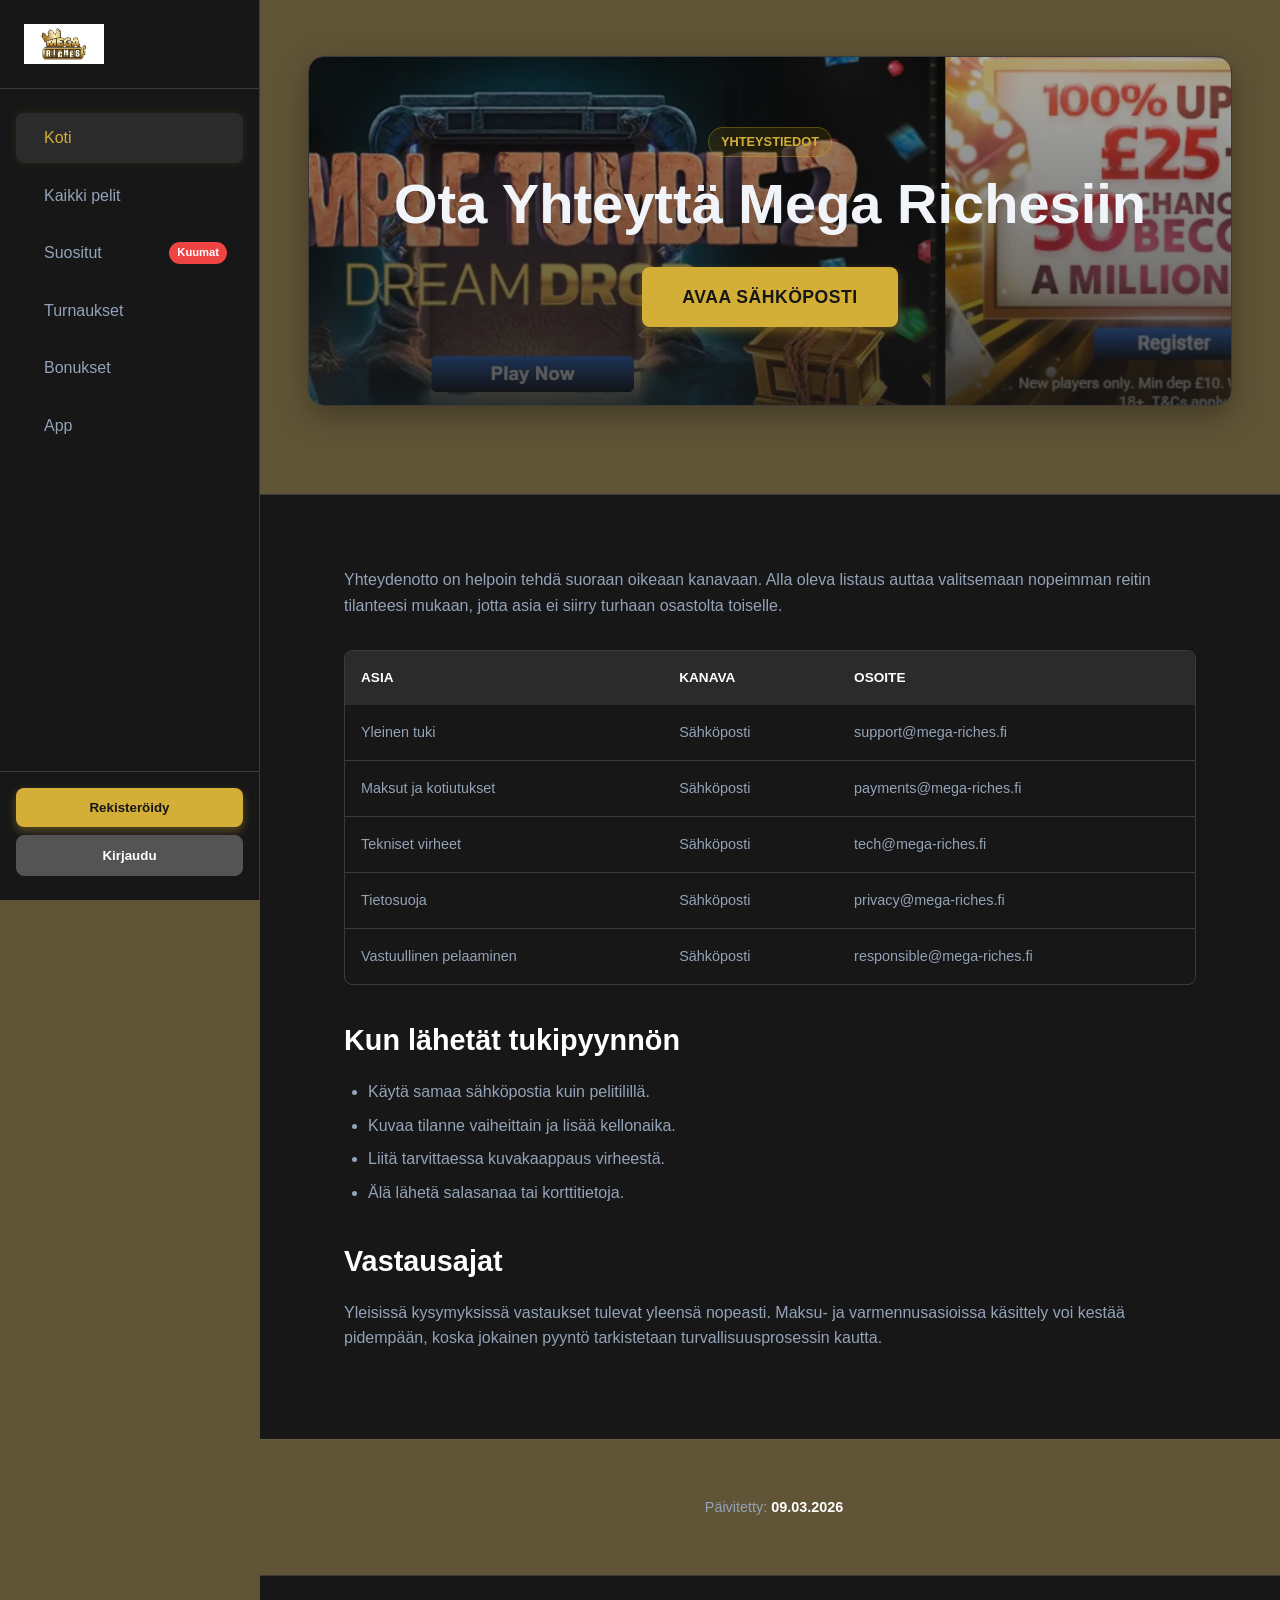
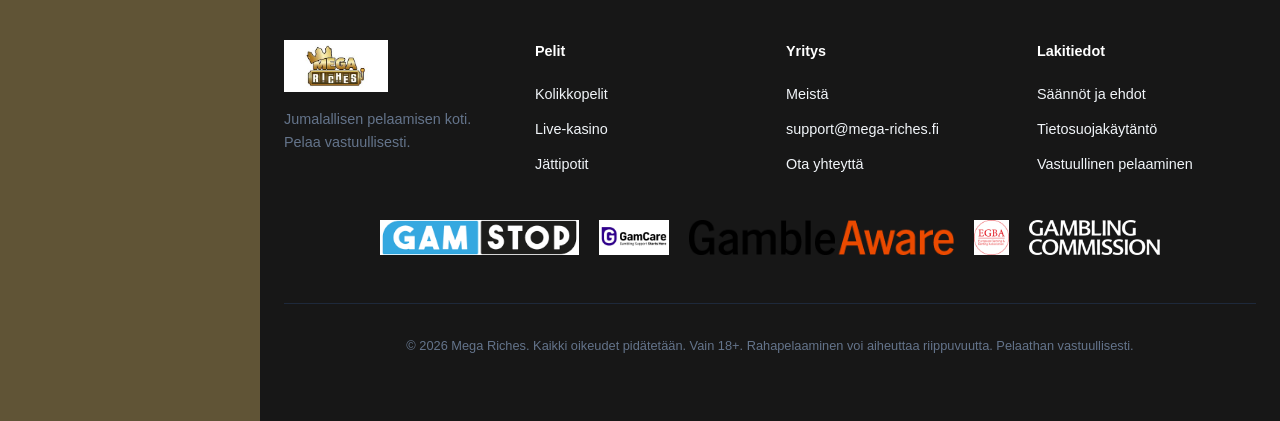
<file: contact-us/index.html>
<!DOCTYPE html>
<html lang="fi">
<head>
    <meta charset="UTF-8">
    <meta name="viewport" content="width=device-width, initial-scale=1.0">
    <title>Ota yhteyttä Mega Richesiin | Tuki, maksut ja tietosuoja</title>
<meta name="description" content="Mega Riches yhteystiedot yhdessä paikassa: yleinen tuki, maksut, tekniikka, tietosuoja ja vastuullinen pelaaminen.">
    <link rel="stylesheet" href="../style.css?=1.8">
    <link rel="canonical" href="/contact-us/" />
    <link rel="alternate" hreflang="fi" href="/contact-us/" />
    <link rel="icon" type="image/webp" href="../favicon-32x32 (1).webp">
</head>
<body>

    <!-- Checkbox Logic for Mobile Menu -->
<input type="checkbox" id="nav-toggle">

    <div class="app-wrapper">
        
      <div class="mobile-header">
    <div class="brand">
        <a href="/">
            <img src="../mega-riches-logo.jpeg" alt="Mega Riches" class="logo-img">
        </a>
    </div>
            
            <div class="header-right" style="display: flex; align-items: center; gap: 10px;">
               <a href="/login/">
  <button class="btn btn-secondary btn-header" style="padding: 5px 10px; font-size: 0.8rem;">Kirjaudu</button>
</a>
              <a href="/go/" class="btn btn-primary btn-header" style="padding: 5px 10px; font-size: 0.8rem;" role="button">Rekisteröidy</a>
                <label for="nav-toggle" class="nav-toggle-label">
                    <i class="fa-solid fa-bars"></i>
                </label>
            </div>
        </div>

        <aside class="sidebar">
            <div class="sidebar-header">
                <div class="brand">
                        <a href="/">
            <img src="../mega-riches-logo.jpeg" alt="Mega Riches" class="logo-img">
        </a>
                </div>
            </div>

            <nav class="nav-menu">
                <a href="/" class="nav-link active">
                    <i class="fa-solid fa-house"></i>
                    <span>Koti</span>
                </a>
                <a href="#games" class="nav-link">
                    <i class="fa-solid fa-gamepad"></i>
                    <span>Kaikki pelit</span>
                </a>
                <a href="/" class="nav-link">
                    <i class="fa-solid fa-fire"></i>
                    <span>Suositut</span>
                    <span class="hot-badge">Kuumat</span>
                </a>
                <a href="/" class="nav-link">
                    <i class="fa-solid fa-trophy"></i>
                    <span>Turnaukset</span>
                </a>
                <a href="/bonus/" class="nav-link">
                    <i class="fa-solid fa-wallet"></i>
                    <span>Bonukset</span>
                </a>
                <a href="/app/" class="nav-link">
                    <i class="fa-solid fa-circle-question"></i>
                    <span>App</span>
                </a>
            </nav>

            <div class="sidebar-footer">
              <a href="/go/"> <button class="btn btn-primary">Rekisteröidy</button></a>
                  <a href="/login/">
                <button class="btn btn-secondary">Kirjaudu</button>
                </a>
            </div>
        </aside>

        <!-- Main Content Area -->
        <main class="main-content">
            <section class="hero-section">
                <div class="container">
                    <div class="hero-banner">
                        <span class="hero-tag">Yhteystiedot</span>
                        <h1 class="hero-title">Ota Yhteyttä Mega Richesiin</h1>
                        <a href="mailto:support@mega-riches.fi" class="btn btn-primary hero-cta" role="button">Avaa Sähköposti</a>
                    </div>
                </div>
            </section>

            <section class="content-section" style="border-top: none;">
                <div class="container" style="max-width: 900px;">
                    <p>Yhteydenotto on helpoin tehdä suoraan oikeaan kanavaan. Alla oleva listaus auttaa valitsemaan nopeimman reitin tilanteesi mukaan, jotta asia ei siirry turhaan osastolta toiselle.</p>

                    <div class="table-responsive">
                        <table>
                            <thead>
                                <tr><th>Asia</th><th>Kanava</th><th>Osoite</th></tr>
                            </thead>
                            <tbody>
                                <tr><td>Yleinen tuki</td><td>Sähköposti</td><td><a href="mailto:support@mega-riches.fi">support@mega-riches.fi</a></td></tr>
                                <tr><td>Maksut ja kotiutukset</td><td>Sähköposti</td><td><a href="mailto:payments@mega-riches.fi">payments@mega-riches.fi</a></td></tr>
                                <tr><td>Tekniset virheet</td><td>Sähköposti</td><td><a href="mailto:tech@mega-riches.fi">tech@mega-riches.fi</a></td></tr>
                                <tr><td>Tietosuoja</td><td>Sähköposti</td><td><a href="mailto:privacy@mega-riches.fi">privacy@mega-riches.fi</a></td></tr>
                                <tr><td>Vastuullinen pelaaminen</td><td>Sähköposti</td><td><a href="mailto:responsible@mega-riches.fi">responsible@mega-riches.fi</a></td></tr>
                            </tbody>
                        </table>
                    </div>

                    <h2>Kun lähetät tukipyynnön</h2>
                    <ul>
                        <li>Käytä samaa sähköpostia kuin pelitilillä.</li>
                        <li>Kuvaa tilanne vaiheittain ja lisää kellonaika.</li>
                        <li>Liitä tarvittaessa kuvakaappaus virheestä.</li>
                        <li>Älä lähetä salasanaa tai korttitietoja.</li>
                    </ul>

                    <h2>Vastausajat</h2>
                    <p>Yleisissä kysymyksissä vastaukset tulevat yleensä nopeasti. Maksu- ja varmennusasioissa käsittely voi kestää pidempään, koska jokainen pyyntö tarkistetaan turvallisuusprosessin kautta.</p>
                </div>
            </section>

            <div class="updated-section" style="text-align: center; padding: 2rem 0; border-top: 1px solid rgba(255,255,255,0.05);">
                <div class="container">
                    <p style="color: #94a3b8; font-size: 0.9rem; margin: 0;"><i class="fa-solid fa-clock-rotate-left" style="margin-right: 8px;"></i>Päivitetty: <span style="font-weight: bold; color: #fff;">09.03.2026</span></p>
                </div>
            </div>
            <!-- Footer -->
<footer class="site-footer">
    <div class="footer-grid">
        <div class="footer-col">
            <div class="brand" style="margin-bottom: 1rem;">
                <img src="../mega-riches-logo.jpeg" alt="Mega Riches" class="logo-img">
            </div>
            <p style="color: #64748b;">Jumalallisen pelaamisen koti. Pelaa vastuullisesti.</p>
        </div>
        <div class="footer-col">
            <h4>Pelit</h4>
            <ul>
                <li><a href="/">Kolikkopelit</a></li>
                <li><a href="/">Live-kasino</a></li>
                <li><a href="/">Jättipotit</a></li>
            </ul>
        </div>
        <div class="footer-col">
            <h4>Yritys</h4>
            <ul>
                <li><a href="/about-us/">Meistä</a></li>
                <li><a href="mailto:support@mega-riches.fi">support@mega-riches.fi</a></li>
                <li><a href="/contact-us/">Ota yhteyttä</a></li>
            </ul>
        </div>
        <div class="footer-col">
            <h4>Lakitiedot</h4>
            <ul>
                <li><a href="/terms-and-conditions/">Säännöt ja ehdot</a></li>
                <li><a href="/privacy-policy/">Tietosuojakäytäntö</a></li>
                <li><a href="/responsible-gaming/">Vastuullinen pelaaminen</a></li>
            </ul>
        </div>
    </div>

    <div class="trust-logos" style="display: flex; justify-content: center; align-items: center; gap: 20px; margin: 2rem 0; flex-wrap: wrap;">
        
        <a href="https://www.gamstop.co.uk" target="_blank">
            <img src="../gam-stop.png" alt="GamStop" style="height: 35px; width: auto;">
        </a>

        <a href="https://www.gamcare.org.uk" target="_blank">
            <img src="../gamcarelogo.jpg" alt="GamCare" style="height: 35px; width: auto;">
        </a>

        <a href="https://www.begambleaware.org" target="_blank">
            <img src="../gambleawarelogo.webp" alt="GambleAware" style="height: 35px; width: auto;">
        </a>

        <a href="https://www.egba.eu" target="_blank">
            <img src="../egba.png" alt="EGBA" style="height: 35px; width: auto;">
        </a>

        <a href="https://www.gamblingcommission.gov.uk" target="_blank">
            <img src="../Gamblingcommision.png" alt="Gambling Commission" style="height: 35px; width: auto;">
        </a>

    </div>

    <div class="copyright">
        <p>&copy; 2026 Mega Riches. Kaikki oikeudet pidätetään. Vain 18+. Rahapelaaminen voi aiheuttaa riippuvuutta. Pelaathan vastuullisesti.</p>
    </div>
</footer>

        </main>
    </div>
</body>
</html>
</file>
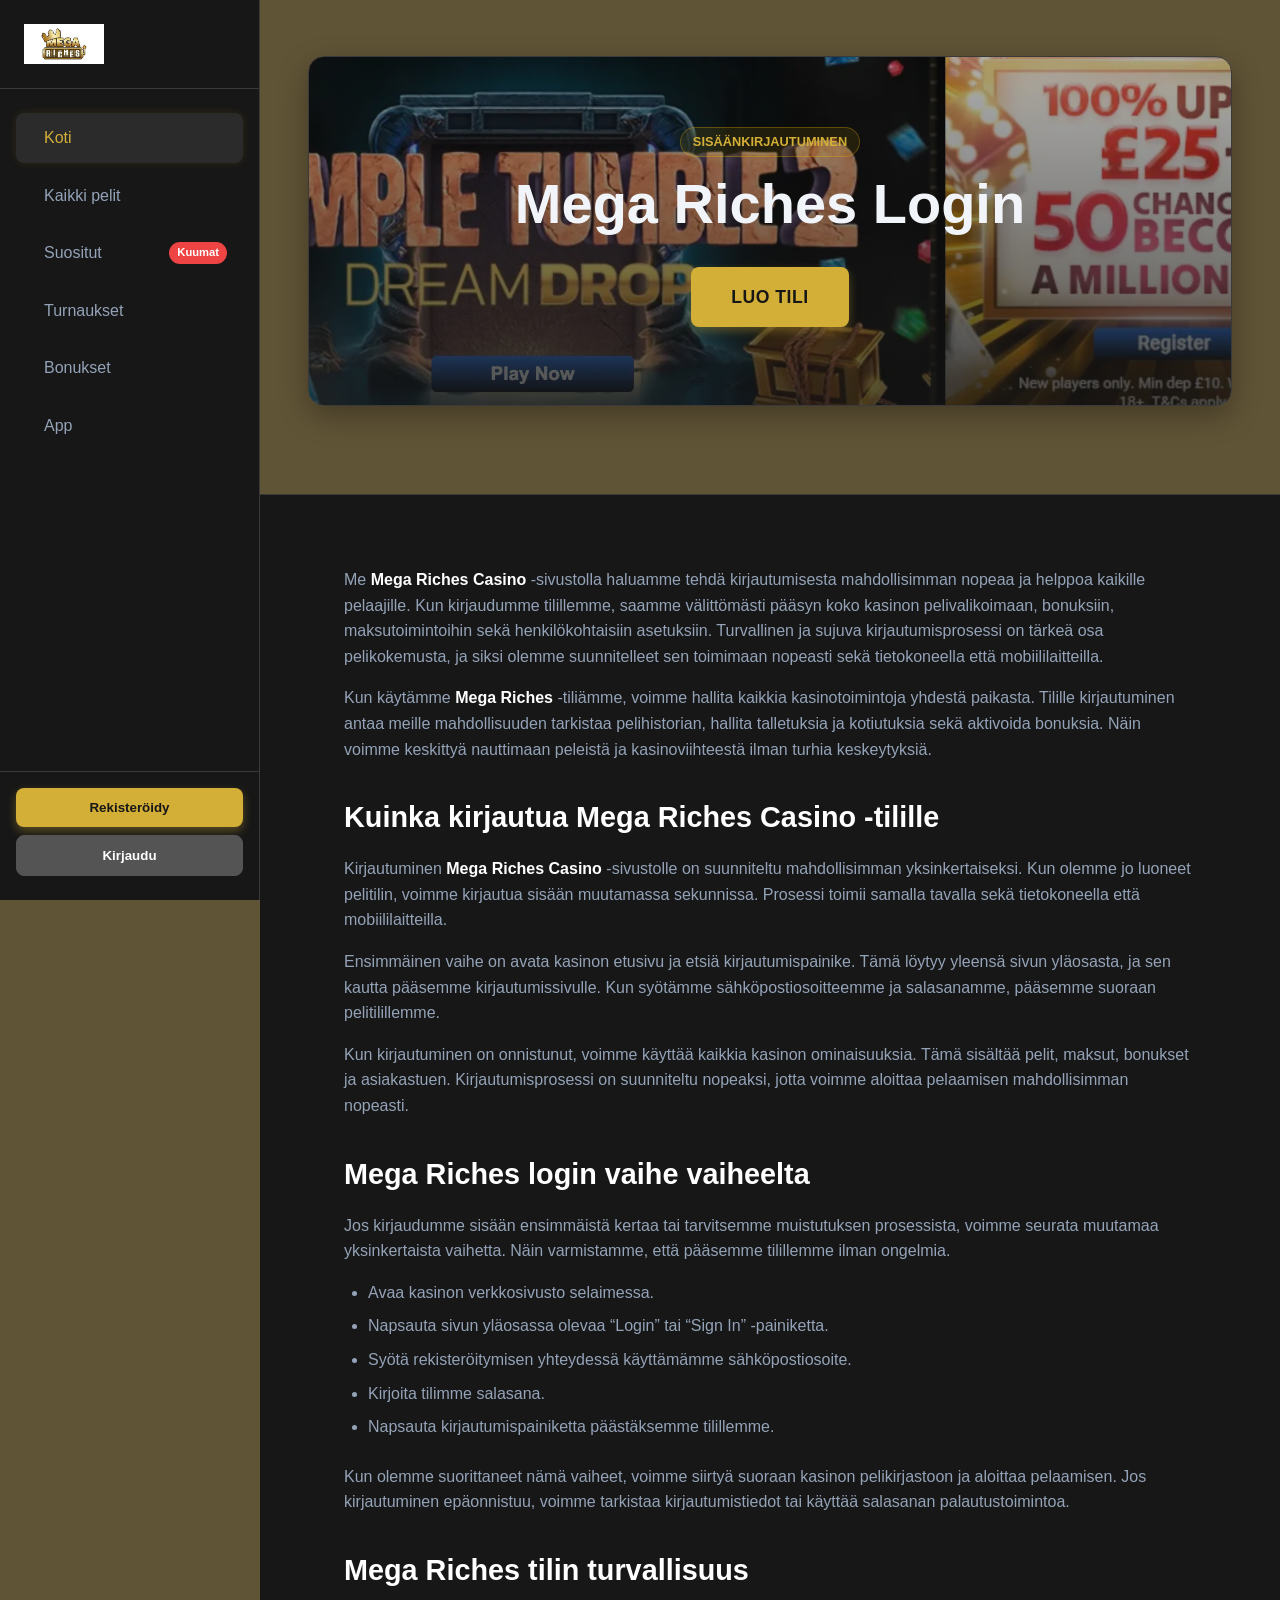
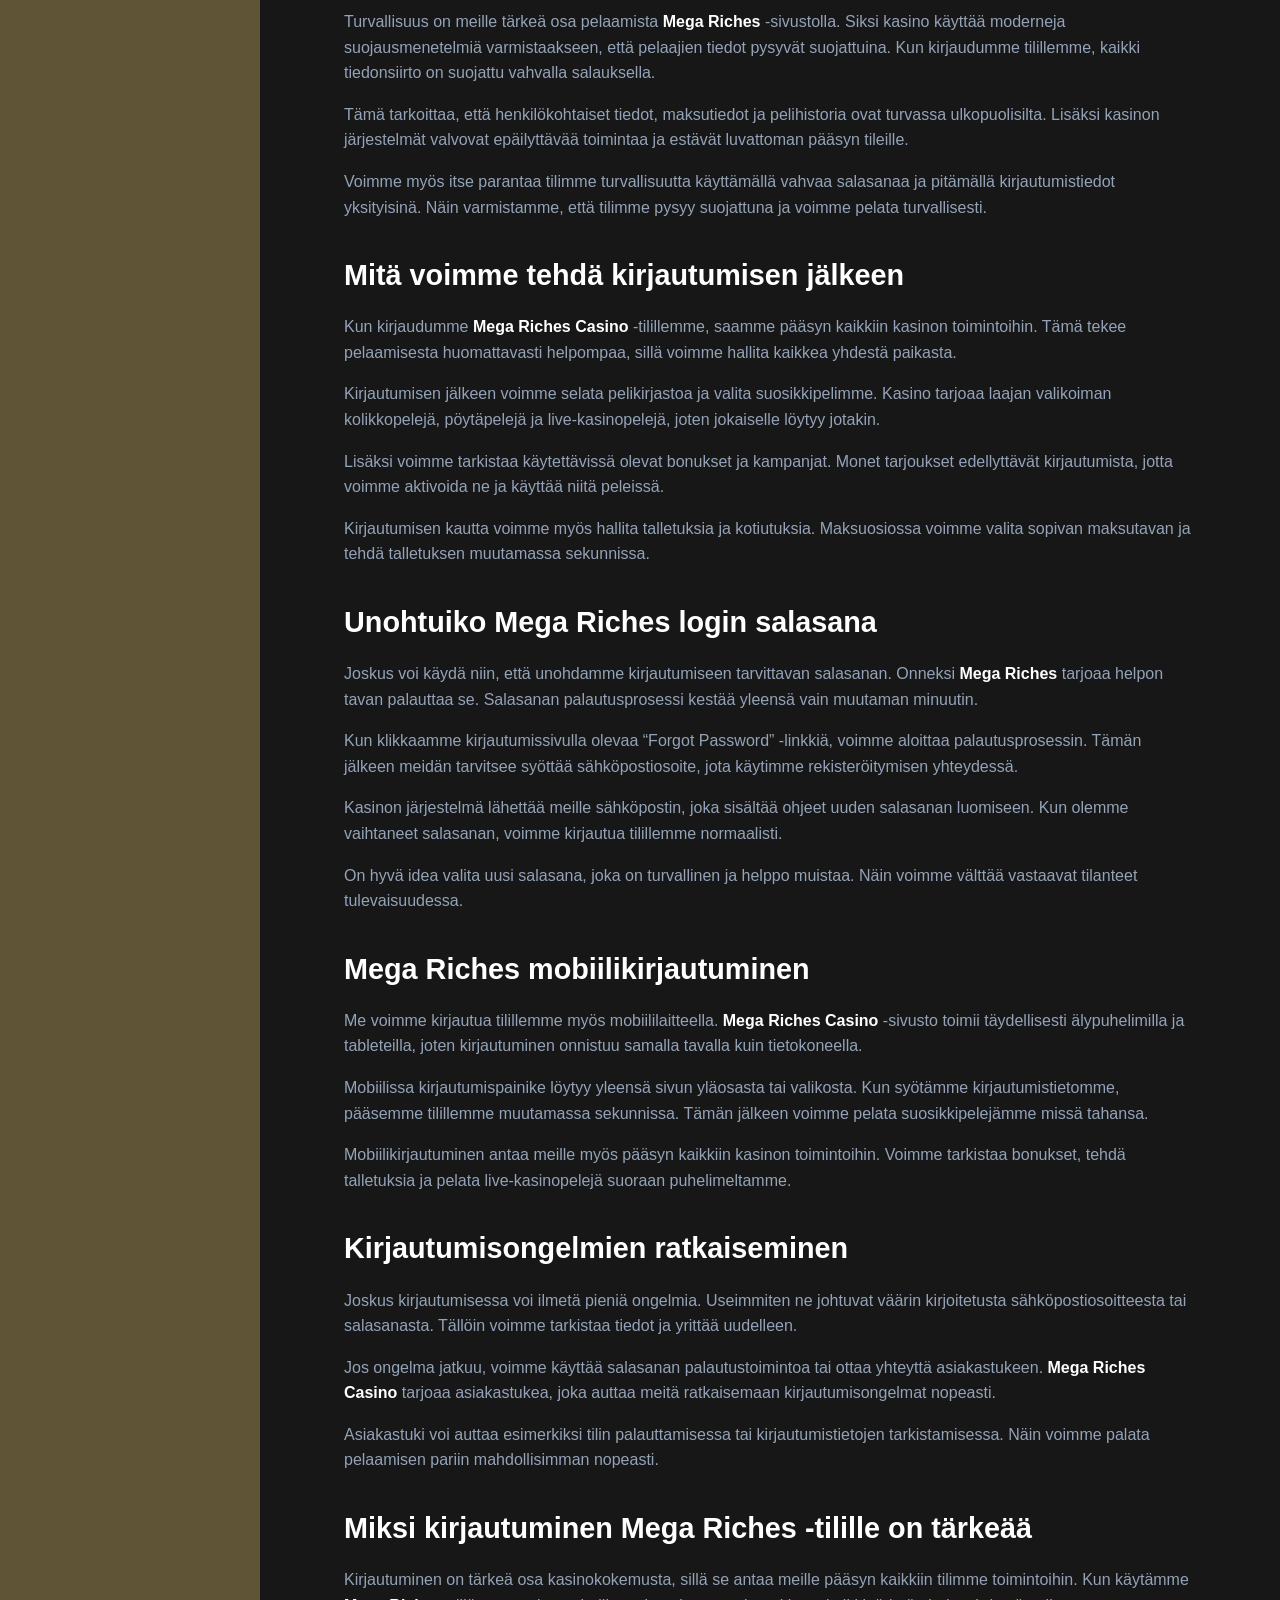
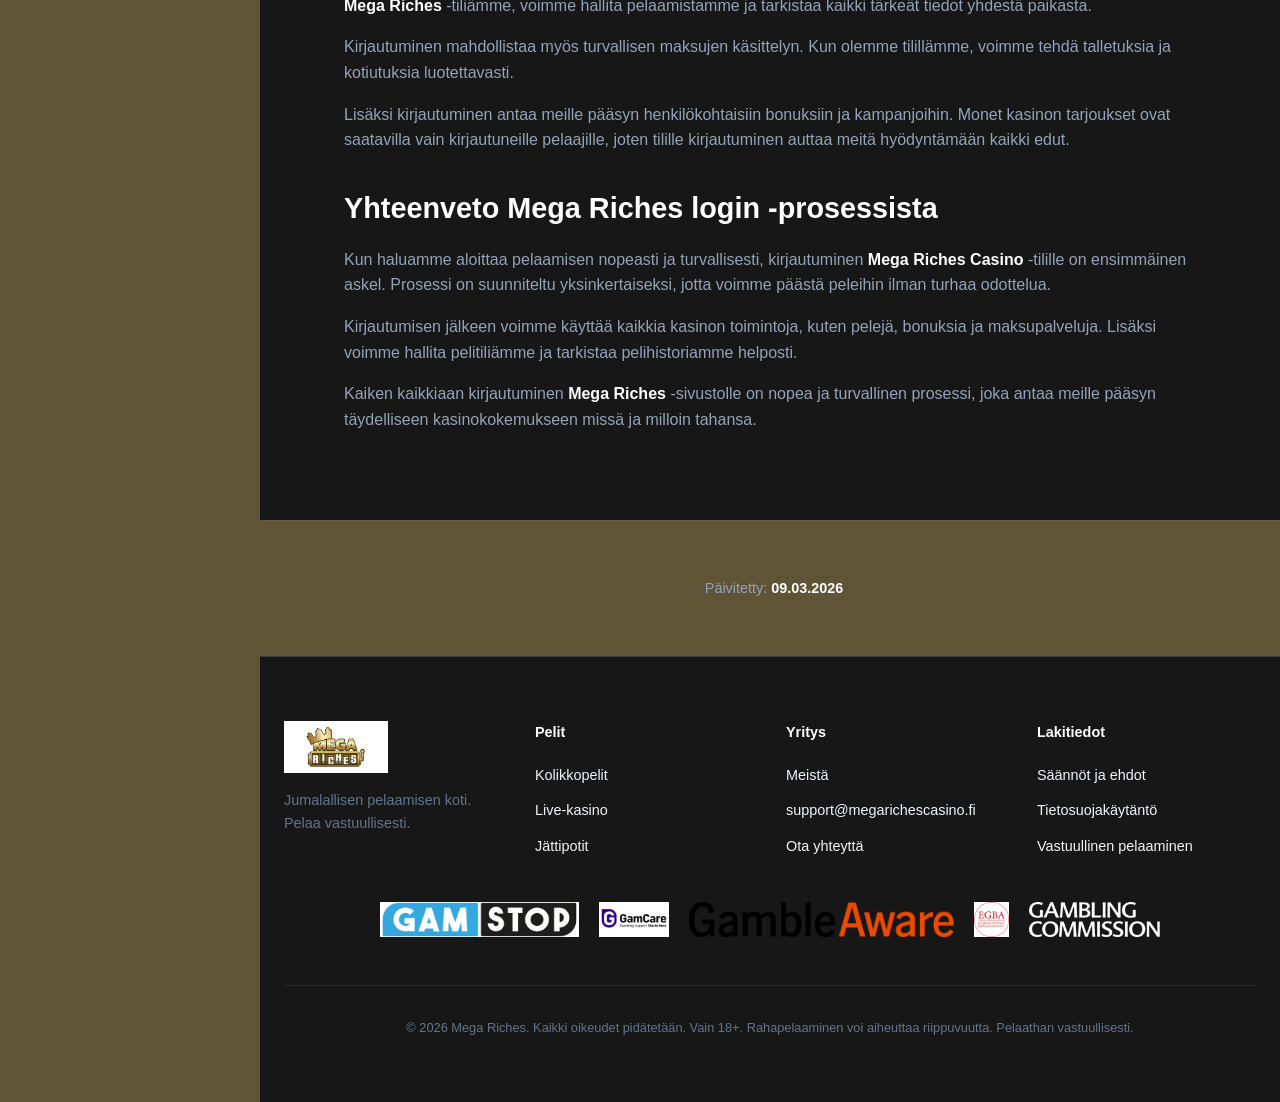
<file: login/index.html>
<!DOCTYPE html>
<html lang="fi">
<head>
    <meta charset="UTF-8">
    <meta name="viewport" content="width=device-width, initial-scale=1.0">
    <title>Mega Riches Login | Nopea ja turvallinen kirjautuminen</title>
<meta name="description" content="Käytännön opas Mega Riches kirjautumiseen: vaiheet, yleisimmät ongelmat, tietoturvavinkit ja mobiili/desktop-käyttö.">
    <link rel="stylesheet" href="../style.css?=1.8">
    <link rel="canonical" href="/login/" />
    <link rel="alternate" hreflang="fi" href="/login/" />
    <link rel="icon" type="image/webp" href="../favicon-32x32 (1).webp">
</head>
<body>

    <!-- Checkbox Logic for Mobile Menu -->
<input type="checkbox" id="nav-toggle">

    <div class="app-wrapper">
        
      <div class="mobile-header">
    <div class="brand">
        <a href="/">
            <img src="../mega-riches-logo.jpeg" alt="Mega Riches" class="logo-img">
        </a>
    </div>
            
            <div class="header-right" style="display: flex; align-items: center; gap: 10px;">
               <a href="/login/">
  <button class="btn btn-secondary btn-header" style="padding: 5px 10px; font-size: 0.8rem;">Kirjaudu</button>
</a>
              <a href="/go/" class="btn btn-primary btn-header" style="padding: 5px 10px; font-size: 0.8rem;" role="button">Rekisteröidy</a>
                <label for="nav-toggle" class="nav-toggle-label">
                    <i class="fa-solid fa-bars"></i>
                </label>
            </div>
        </div>

        <aside class="sidebar">
            <div class="sidebar-header">
                <div class="brand">
                        <a href="/">
            <img src="../mega-riches-logo.jpeg" alt="Mega Riches" class="logo-img">
        </a>
                </div>
            </div>

            <nav class="nav-menu">
                <a href="/" class="nav-link active">
                    <i class="fa-solid fa-house"></i>
                    <span>Koti</span>
                </a>
                <a href="#games" class="nav-link">
                    <i class="fa-solid fa-gamepad"></i>
                    <span>Kaikki pelit</span>
                </a>
                <a href="/" class="nav-link">
                    <i class="fa-solid fa-fire"></i>
                    <span>Suositut</span>
                    <span class="hot-badge">Kuumat</span>
                </a>
                <a href="/" class="nav-link">
                    <i class="fa-solid fa-trophy"></i>
                    <span>Turnaukset</span>
                </a>
                <a href="/bonus/" class="nav-link">
                    <i class="fa-solid fa-wallet"></i>
                    <span>Bonukset</span>
                </a>
                <a href="/app/" class="nav-link">
                    <i class="fa-solid fa-circle-question"></i>
                    <span>App</span>
                </a>
            </nav>

            <div class="sidebar-footer">
              <a href="/go/"> <button class="btn btn-primary">Rekisteröidy</button></a>
                  <a href="/login/">
                <button class="btn btn-secondary">Kirjaudu</button>
                </a>
            </div>
        </aside>

        <!-- Main Content Area -->
        <main class="main-content">
            <section class="hero-section">
                <div class="container">
                    <div class="hero-banner">
                        <span class="hero-tag">Sisäänkirjautuminen</span>
                        <h1 class="hero-title">Mega Riches Login</h1>
                        <a href="/go/" class="btn btn-primary hero-cta" role="button">Luo Tili</a>
                    </div>
                </div>
            </section>

            <section class="content-section" style="border-top: none;">
                <div class="container" style="max-width: 900px;">
<p>Me <strong>Mega Riches Casino</strong> -sivustolla haluamme tehdä kirjautumisesta mahdollisimman nopeaa ja helppoa kaikille pelaajille. Kun kirjaudumme tilillemme, saamme välittömästi pääsyn koko kasinon pelivalikoimaan, bonuksiin, maksutoimintoihin sekä henkilökohtaisiin asetuksiin. Turvallinen ja sujuva kirjautumisprosessi on tärkeä osa pelikokemusta, ja siksi olemme suunnitelleet sen toimimaan nopeasti sekä tietokoneella että mobiililaitteilla.</p>

<p>Kun käytämme <strong>Mega Riches</strong> -tiliämme, voimme hallita kaikkia kasinotoimintoja yhdestä paikasta. Tilille kirjautuminen antaa meille mahdollisuuden tarkistaa pelihistorian, hallita talletuksia ja kotiutuksia sekä aktivoida bonuksia. Näin voimme keskittyä nauttimaan peleistä ja kasinoviihteestä ilman turhia keskeytyksiä.</p>

<h2>Kuinka kirjautua Mega Riches Casino -tilille</h2>

<p>Kirjautuminen <strong>Mega Riches Casino</strong> -sivustolle on suunniteltu mahdollisimman yksinkertaiseksi. Kun olemme jo luoneet pelitilin, voimme kirjautua sisään muutamassa sekunnissa. Prosessi toimii samalla tavalla sekä tietokoneella että mobiililaitteilla.</p>

<p>Ensimmäinen vaihe on avata kasinon etusivu ja etsiä kirjautumispainike. Tämä löytyy yleensä sivun yläosasta, ja sen kautta pääsemme kirjautumissivulle. Kun syötämme sähköpostiosoitteemme ja salasanamme, pääsemme suoraan pelitilillemme.</p>

<p>Kun kirjautuminen on onnistunut, voimme käyttää kaikkia kasinon ominaisuuksia. Tämä sisältää pelit, maksut, bonukset ja asiakastuen. Kirjautumisprosessi on suunniteltu nopeaksi, jotta voimme aloittaa pelaamisen mahdollisimman nopeasti.</p>

<h2>Mega Riches login vaihe vaiheelta</h2>

<p>Jos kirjaudumme sisään ensimmäistä kertaa tai tarvitsemme muistutuksen prosessista, voimme seurata muutamaa yksinkertaista vaihetta. Näin varmistamme, että pääsemme tilillemme ilman ongelmia.</p>

<ol>
<li>Avaa kasinon verkkosivusto selaimessa.</li>
<li>Napsauta sivun yläosassa olevaa “Login” tai “Sign In” -painiketta.</li>
<li>Syötä rekisteröitymisen yhteydessä käyttämämme sähköpostiosoite.</li>
<li>Kirjoita tilimme salasana.</li>
<li>Napsauta kirjautumispainiketta päästäksemme tilillemme.</li>
</ol>

<p>Kun olemme suorittaneet nämä vaiheet, voimme siirtyä suoraan kasinon pelikirjastoon ja aloittaa pelaamisen. Jos kirjautuminen epäonnistuu, voimme tarkistaa kirjautumistiedot tai käyttää salasanan palautustoimintoa.</p>

<h2>Mega Riches tilin turvallisuus</h2>

<p>Turvallisuus on meille tärkeä osa pelaamista <strong>Mega Riches</strong> -sivustolla. Siksi kasino käyttää moderneja suojausmenetelmiä varmistaakseen, että pelaajien tiedot pysyvät suojattuina. Kun kirjaudumme tilillemme, kaikki tiedonsiirto on suojattu vahvalla salauksella.</p>

<p>Tämä tarkoittaa, että henkilökohtaiset tiedot, maksutiedot ja pelihistoria ovat turvassa ulkopuolisilta. Lisäksi kasinon järjestelmät valvovat epäilyttävää toimintaa ja estävät luvattoman pääsyn tileille.</p>

<p>Voimme myös itse parantaa tilimme turvallisuutta käyttämällä vahvaa salasanaa ja pitämällä kirjautumistiedot yksityisinä. Näin varmistamme, että tilimme pysyy suojattuna ja voimme pelata turvallisesti.</p>

<h2>Mitä voimme tehdä kirjautumisen jälkeen</h2>

<p>Kun kirjaudumme <strong>Mega Riches Casino</strong> -tilillemme, saamme pääsyn kaikkiin kasinon toimintoihin. Tämä tekee pelaamisesta huomattavasti helpompaa, sillä voimme hallita kaikkea yhdestä paikasta.</p>

<p>Kirjautumisen jälkeen voimme selata pelikirjastoa ja valita suosikkipelimme. Kasino tarjoaa laajan valikoiman kolikkopelejä, pöytäpelejä ja live-kasinopelejä, joten jokaiselle löytyy jotakin.</p>

<p>Lisäksi voimme tarkistaa käytettävissä olevat bonukset ja kampanjat. Monet tarjoukset edellyttävät kirjautumista, jotta voimme aktivoida ne ja käyttää niitä peleissä.</p>

<p>Kirjautumisen kautta voimme myös hallita talletuksia ja kotiutuksia. Maksuosiossa voimme valita sopivan maksutavan ja tehdä talletuksen muutamassa sekunnissa.</p>

<h2>Unohtuiko Mega Riches login salasana</h2>

<p>Joskus voi käydä niin, että unohdamme kirjautumiseen tarvittavan salasanan. Onneksi <strong>Mega Riches</strong> tarjoaa helpon tavan palauttaa se. Salasanan palautusprosessi kestää yleensä vain muutaman minuutin.</p>

<p>Kun klikkaamme kirjautumissivulla olevaa “Forgot Password” -linkkiä, voimme aloittaa palautusprosessin. Tämän jälkeen meidän tarvitsee syöttää sähköpostiosoite, jota käytimme rekisteröitymisen yhteydessä.</p>

<p>Kasinon järjestelmä lähettää meille sähköpostin, joka sisältää ohjeet uuden salasanan luomiseen. Kun olemme vaihtaneet salasanan, voimme kirjautua tilillemme normaalisti.</p>

<p>On hyvä idea valita uusi salasana, joka on turvallinen ja helppo muistaa. Näin voimme välttää vastaavat tilanteet tulevaisuudessa.</p>

<h2>Mega Riches mobiilikirjautuminen</h2>

<p>Me voimme kirjautua tilillemme myös mobiililaitteella. <strong>Mega Riches Casino</strong> -sivusto toimii täydellisesti älypuhelimilla ja tableteilla, joten kirjautuminen onnistuu samalla tavalla kuin tietokoneella.</p>

<p>Mobiilissa kirjautumispainike löytyy yleensä sivun yläosasta tai valikosta. Kun syötämme kirjautumistietomme, pääsemme tilillemme muutamassa sekunnissa. Tämän jälkeen voimme pelata suosikkipelejämme missä tahansa.</p>

<p>Mobiilikirjautuminen antaa meille myös pääsyn kaikkiin kasinon toimintoihin. Voimme tarkistaa bonukset, tehdä talletuksia ja pelata live-kasinopelejä suoraan puhelimeltamme.</p>

<h2>Kirjautumisongelmien ratkaiseminen</h2>

<p>Joskus kirjautumisessa voi ilmetä pieniä ongelmia. Useimmiten ne johtuvat väärin kirjoitetusta sähköpostiosoitteesta tai salasanasta. Tällöin voimme tarkistaa tiedot ja yrittää uudelleen.</p>

<p>Jos ongelma jatkuu, voimme käyttää salasanan palautustoimintoa tai ottaa yhteyttä asiakastukeen. <strong>Mega Riches Casino</strong> tarjoaa asiakastukea, joka auttaa meitä ratkaisemaan kirjautumisongelmat nopeasti.</p>

<p>Asiakastuki voi auttaa esimerkiksi tilin palauttamisessa tai kirjautumistietojen tarkistamisessa. Näin voimme palata pelaamisen pariin mahdollisimman nopeasti.</p>

<h2>Miksi kirjautuminen Mega Riches -tilille on tärkeää</h2>

<p>Kirjautuminen on tärkeä osa kasinokokemusta, sillä se antaa meille pääsyn kaikkiin tilimme toimintoihin. Kun käytämme <strong>Mega Riches</strong> -tiliämme, voimme hallita pelaamistamme ja tarkistaa kaikki tärkeät tiedot yhdestä paikasta.</p>

<p>Kirjautuminen mahdollistaa myös turvallisen maksujen käsittelyn. Kun olemme tilillämme, voimme tehdä talletuksia ja kotiutuksia luotettavasti.</p>

<p>Lisäksi kirjautuminen antaa meille pääsyn henkilökohtaisiin bonuksiin ja kampanjoihin. Monet kasinon tarjoukset ovat saatavilla vain kirjautuneille pelaajille, joten tilille kirjautuminen auttaa meitä hyödyntämään kaikki edut.</p>

<h2>Yhteenveto Mega Riches login -prosessista</h2>

<p>Kun haluamme aloittaa pelaamisen nopeasti ja turvallisesti, kirjautuminen <strong>Mega Riches Casino</strong> -tilille on ensimmäinen askel. Prosessi on suunniteltu yksinkertaiseksi, jotta voimme päästä peleihin ilman turhaa odottelua.</p>

<p>Kirjautumisen jälkeen voimme käyttää kaikkia kasinon toimintoja, kuten pelejä, bonuksia ja maksupalveluja. Lisäksi voimme hallita pelitiliämme ja tarkistaa pelihistoriamme helposti.</p>

<p>Kaiken kaikkiaan kirjautuminen <strong>Mega Riches</strong> -sivustolle on nopea ja turvallinen prosessi, joka antaa meille pääsyn täydelliseen kasinokokemukseen missä ja milloin tahansa.</p>
                </div>
            </section>

            <div class="updated-section" style="text-align: center; padding: 2rem 0; border-top: 1px solid rgba(255,255,255,0.05);">
                <div class="container">
                    <p style="color: #94a3b8; font-size: 0.9rem; margin: 0;"><i class="fa-solid fa-clock-rotate-left" style="margin-right: 8px;"></i>Päivitetty: <span style="font-weight: bold; color: #fff;">09.03.2026</span></p>
                </div>
            </div>
            <!-- Footer -->
<footer class="site-footer">
    <div class="footer-grid">
        <div class="footer-col">
            <div class="brand" style="margin-bottom: 1rem;">
                <img src="../mega-riches-logo.jpeg" alt="Mega Riches" class="logo-img">
            </div>
            <p style="color: #64748b;">Jumalallisen pelaamisen koti. Pelaa vastuullisesti.</p>
        </div>
        <div class="footer-col">
            <h4>Pelit</h4>
            <ul>
                <li><a href="/">Kolikkopelit</a></li>
                <li><a href="/">Live-kasino</a></li>
                <li><a href="/">Jättipotit</a></li>
            </ul>
        </div>
        <div class="footer-col">
            <h4>Yritys</h4>
            <ul>
                <li><a href="/about-us/">Meistä</a></li>
                <li><a href="mailto:support@megarichescasino.fi">support@megarichescasino.fi</a></li>
                <li><a href="/contact-us/">Ota yhteyttä</a></li>
            </ul>
        </div>
        <div class="footer-col">
            <h4>Lakitiedot</h4>
            <ul>
                <li><a href="/terms-and-conditions/">Säännöt ja ehdot</a></li>
                <li><a href="/privacy-policy/">Tietosuojakäytäntö</a></li>
                <li><a href="/responsible-gaming/">Vastuullinen pelaaminen</a></li>
            </ul>
        </div>
    </div>

    <div class="trust-logos" style="display: flex; justify-content: center; align-items: center; gap: 20px; margin: 2rem 0; flex-wrap: wrap;">
        
        <a href="https://www.gamstop.co.uk" target="_blank">
            <img src="../gam-stop.png" alt="GamStop" style="height: 35px; width: auto;">
        </a>

        <a href="https://www.gamcare.org.uk" target="_blank">
            <img src="../gamcarelogo.jpg" alt="GamCare" style="height: 35px; width: auto;">
        </a>

        <a href="https://www.begambleaware.org" target="_blank">
            <img src="../gambleawarelogo.webp" alt="GambleAware" style="height: 35px; width: auto;">
        </a>

        <a href="https://www.egba.eu" target="_blank">
            <img src="../egba.png" alt="EGBA" style="height: 35px; width: auto;">
        </a>

        <a href="https://www.gamblingcommission.gov.uk" target="_blank">
            <img src="../Gamblingcommision.png" alt="Gambling Commission" style="height: 35px; width: auto;">
        </a>

    </div>

    <div class="copyright">
        <p>&copy; 2026 Mega Riches. Kaikki oikeudet pidätetään. Vain 18+. Rahapelaaminen voi aiheuttaa riippuvuutta. Pelaathan vastuullisesti.</p>
    </div>
</footer>

        </main>
    </div>
</body>
</html>
</file>
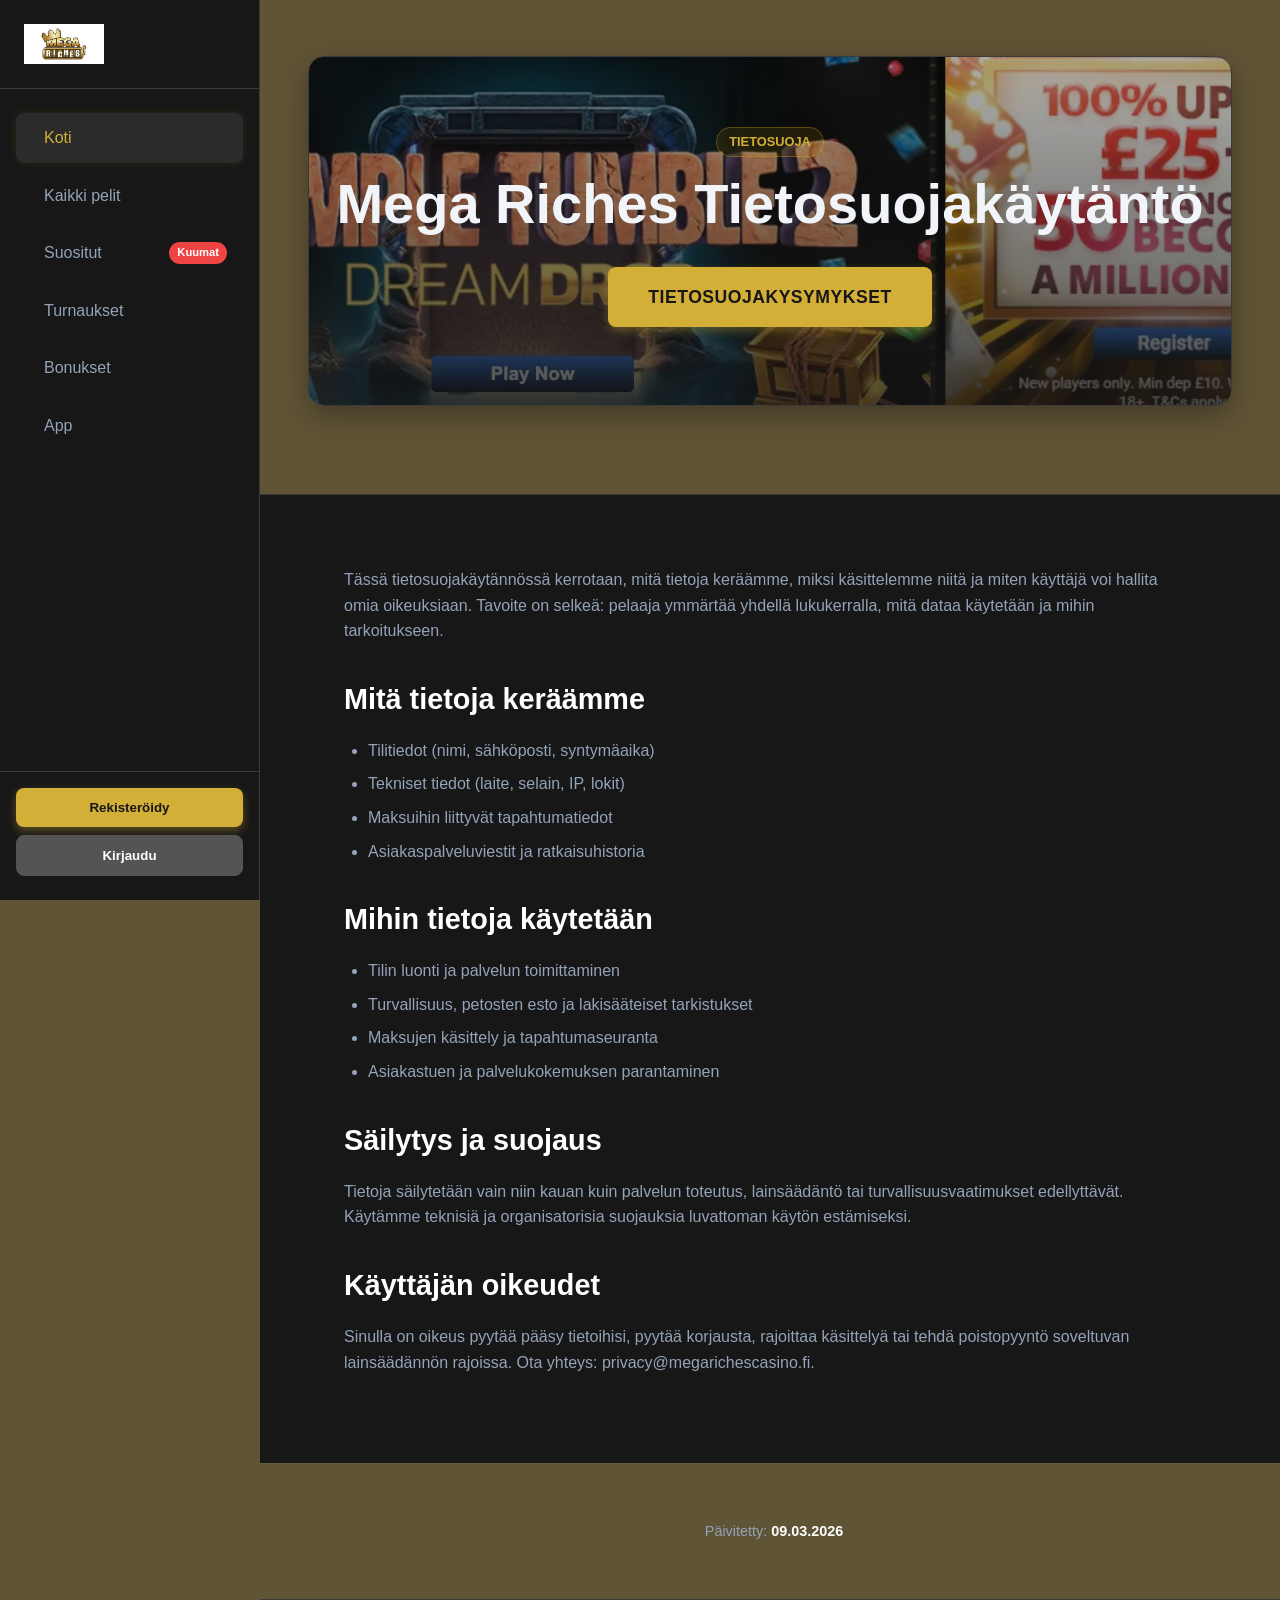
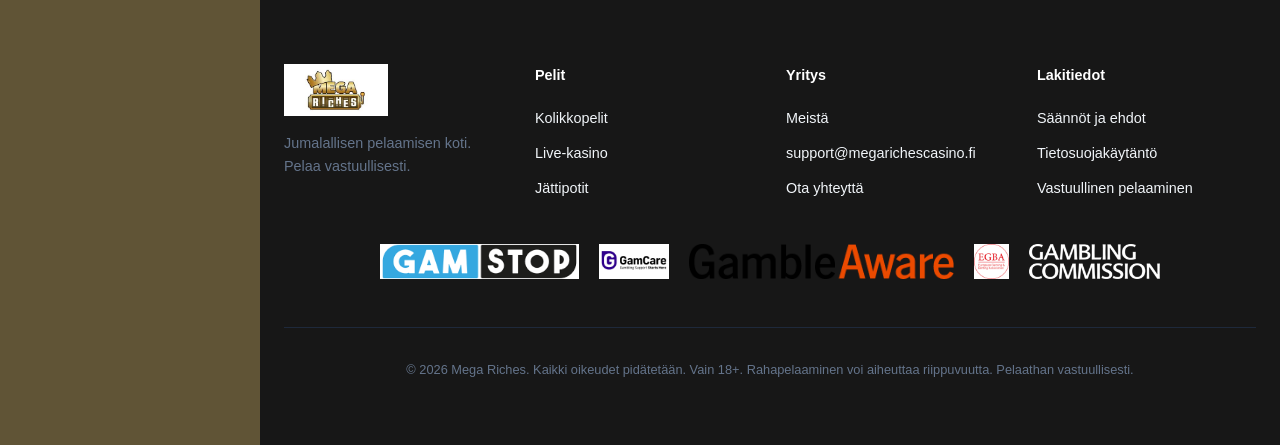
<file: privacy-policy/index.html>
<!DOCTYPE html>
<html lang="fi">
<head>
    <meta charset="UTF-8">
    <meta name="viewport" content="width=device-width, initial-scale=1.0">
    <title>Mega Riches Tietosuojakäytäntö | Mitä dataa kerätään ja miksi</title>
<meta name="description" content="Selkeä tietosuojakuvaus Mega Riches palvelusta: kerättävät tiedot, käyttötarkoitukset, säilytys, suojaus ja käyttäjän oikeudet.">
    <link rel="stylesheet" href="../style.css?=1.8">
    <link rel="canonical" href="/privacy-policy/" />
    <link rel="alternate" hreflang="fi" href="/privacy-policy/" />
    <link rel="icon" type="image/webp" href="../favicon-32x32 (1).webp">
</head>
<body>

    <!-- Checkbox Logic for Mobile Menu -->
<input type="checkbox" id="nav-toggle">

    <div class="app-wrapper">
        
      <div class="mobile-header">
    <div class="brand">
        <a href="/">
            <img src="../mega-riches-logo.jpeg" alt="Mega Riches" class="logo-img">
        </a>
    </div>
            
            <div class="header-right" style="display: flex; align-items: center; gap: 10px;">
               <a href="/login/">
  <button class="btn btn-secondary btn-header" style="padding: 5px 10px; font-size: 0.8rem;">Kirjaudu</button>
</a>
              <a href="/go/" class="btn btn-primary btn-header" style="padding: 5px 10px; font-size: 0.8rem;" role="button">Rekisteröidy</a>
                <label for="nav-toggle" class="nav-toggle-label">
                    <i class="fa-solid fa-bars"></i>
                </label>
            </div>
        </div>

        <aside class="sidebar">
            <div class="sidebar-header">
                <div class="brand">
                        <a href="/">
            <img src="../mega-riches-logo.jpeg" alt="Mega Riches" class="logo-img">
        </a>
                </div>
            </div>

            <nav class="nav-menu">
                <a href="/" class="nav-link active">
                    <i class="fa-solid fa-house"></i>
                    <span>Koti</span>
                </a>
                <a href="#games" class="nav-link">
                    <i class="fa-solid fa-gamepad"></i>
                    <span>Kaikki pelit</span>
                </a>
                <a href="/" class="nav-link">
                    <i class="fa-solid fa-fire"></i>
                    <span>Suositut</span>
                    <span class="hot-badge">Kuumat</span>
                </a>
                <a href="/" class="nav-link">
                    <i class="fa-solid fa-trophy"></i>
                    <span>Turnaukset</span>
                </a>
                <a href="/bonus/" class="nav-link">
                    <i class="fa-solid fa-wallet"></i>
                    <span>Bonukset</span>
                </a>
                <a href="/app/" class="nav-link">
                    <i class="fa-solid fa-circle-question"></i>
                    <span>App</span>
                </a>
            </nav>

            <div class="sidebar-footer">
              <a href="/go/"> <button class="btn btn-primary">Rekisteröidy</button></a>
                  <a href="/login/">
                <button class="btn btn-secondary">Kirjaudu</button>
                </a>
            </div>
        </aside>

        <!-- Main Content Area -->
        <main class="main-content">
            <section class="hero-section">
                <div class="container">
                    <div class="hero-banner">
                        <span class="hero-tag">Tietosuoja</span>
                        <h1 class="hero-title">Mega Riches Tietosuojakäytäntö</h1>
                        <a href="mailto:privacy@megarichescasino.fi" class="btn btn-primary hero-cta" role="button">Tietosuojakysymykset</a>
                    </div>
                </div>
            </section>

            <section class="content-section" style="border-top: none;">
                <div class="container" style="max-width: 900px;">
                    <p>Tässä tietosuojakäytännössä kerrotaan, mitä tietoja keräämme, miksi käsittelemme niitä ja miten käyttäjä voi hallita omia oikeuksiaan. Tavoite on selkeä: pelaaja ymmärtää yhdellä lukukerralla, mitä dataa käytetään ja mihin tarkoitukseen.</p>

                    <h2>Mitä tietoja keräämme</h2>
                    <ul>
                        <li>Tilitiedot (nimi, sähköposti, syntymäaika)</li>
                        <li>Tekniset tiedot (laite, selain, IP, lokit)</li>
                        <li>Maksuihin liittyvät tapahtumatiedot</li>
                        <li>Asiakaspalveluviestit ja ratkaisuhistoria</li>
                    </ul>

                    <h2>Mihin tietoja käytetään</h2>
                    <ol>
                        <li>Tilin luonti ja palvelun toimittaminen</li>
                        <li>Turvallisuus, petosten esto ja lakisääteiset tarkistukset</li>
                        <li>Maksujen käsittely ja tapahtumaseuranta</li>
                        <li>Asiakastuen ja palvelukokemuksen parantaminen</li>
                    </ol>

                    <h2>Säilytys ja suojaus</h2>
                    <p>Tietoja säilytetään vain niin kauan kuin palvelun toteutus, lainsäädäntö tai turvallisuusvaatimukset edellyttävät. Käytämme teknisiä ja organisatorisia suojauksia luvattoman käytön estämiseksi.</p>

                    <h2>Käyttäjän oikeudet</h2>
                    <p>Sinulla on oikeus pyytää pääsy tietoihisi, pyytää korjausta, rajoittaa käsittelyä tai tehdä poistopyyntö soveltuvan lainsäädännön rajoissa. Ota yhteys: <a href="mailto:privacy@megarichescasino.fi">privacy@megarichescasino.fi</a>.</p>
                </div>
            </section>

            <div class="updated-section" style="text-align: center; padding: 2rem 0; border-top: 1px solid rgba(255,255,255,0.05);">
                <div class="container">
                    <p style="color: #94a3b8; font-size: 0.9rem; margin: 0;"><i class="fa-solid fa-clock-rotate-left" style="margin-right: 8px;"></i>Päivitetty: <span style="font-weight: bold; color: #fff;">09.03.2026</span></p>
                </div>
            </div>
            <!-- Footer -->
<footer class="site-footer">
    <div class="footer-grid">
        <div class="footer-col">
            <div class="brand" style="margin-bottom: 1rem;">
                <img src="../mega-riches-logo.jpeg" alt="Mega Riches" class="logo-img">
            </div>
            <p style="color: #64748b;">Jumalallisen pelaamisen koti. Pelaa vastuullisesti.</p>
        </div>
        <div class="footer-col">
            <h4>Pelit</h4>
            <ul>
                <li><a href="/">Kolikkopelit</a></li>
                <li><a href="/">Live-kasino</a></li>
                <li><a href="/">Jättipotit</a></li>
            </ul>
        </div>
        <div class="footer-col">
            <h4>Yritys</h4>
            <ul>
                <li><a href="/about-us/">Meistä</a></li>
                <li><a href="mailto:support@megarichescasino.fi">support@megarichescasino.fi</a></li>
                <li><a href="/contact-us/">Ota yhteyttä</a></li>
            </ul>
        </div>
        <div class="footer-col">
            <h4>Lakitiedot</h4>
            <ul>
                <li><a href="/terms-and-conditions/">Säännöt ja ehdot</a></li>
                <li><a href="/privacy-policy/">Tietosuojakäytäntö</a></li>
                <li><a href="/responsible-gaming/">Vastuullinen pelaaminen</a></li>
            </ul>
        </div>
    </div>

    <div class="trust-logos" style="display: flex; justify-content: center; align-items: center; gap: 20px; margin: 2rem 0; flex-wrap: wrap;">
        
        <a href="https://www.gamstop.co.uk" target="_blank">
            <img src="../gam-stop.png" alt="GamStop" style="height: 35px; width: auto;">
        </a>

        <a href="https://www.gamcare.org.uk" target="_blank">
            <img src="../gamcarelogo.jpg" alt="GamCare" style="height: 35px; width: auto;">
        </a>

        <a href="https://www.begambleaware.org" target="_blank">
            <img src="../gambleawarelogo.webp" alt="GambleAware" style="height: 35px; width: auto;">
        </a>

        <a href="https://www.egba.eu" target="_blank">
            <img src="../egba.png" alt="EGBA" style="height: 35px; width: auto;">
        </a>

        <a href="https://www.gamblingcommission.gov.uk" target="_blank">
            <img src="../Gamblingcommision.png" alt="Gambling Commission" style="height: 35px; width: auto;">
        </a>

    </div>

    <div class="copyright">
        <p>&copy; 2026 Mega Riches. Kaikki oikeudet pidätetään. Vain 18+. Rahapelaaminen voi aiheuttaa riippuvuutta. Pelaathan vastuullisesti.</p>
    </div>
</footer>

        </main>
    </div>
</body>
</html>
</file>
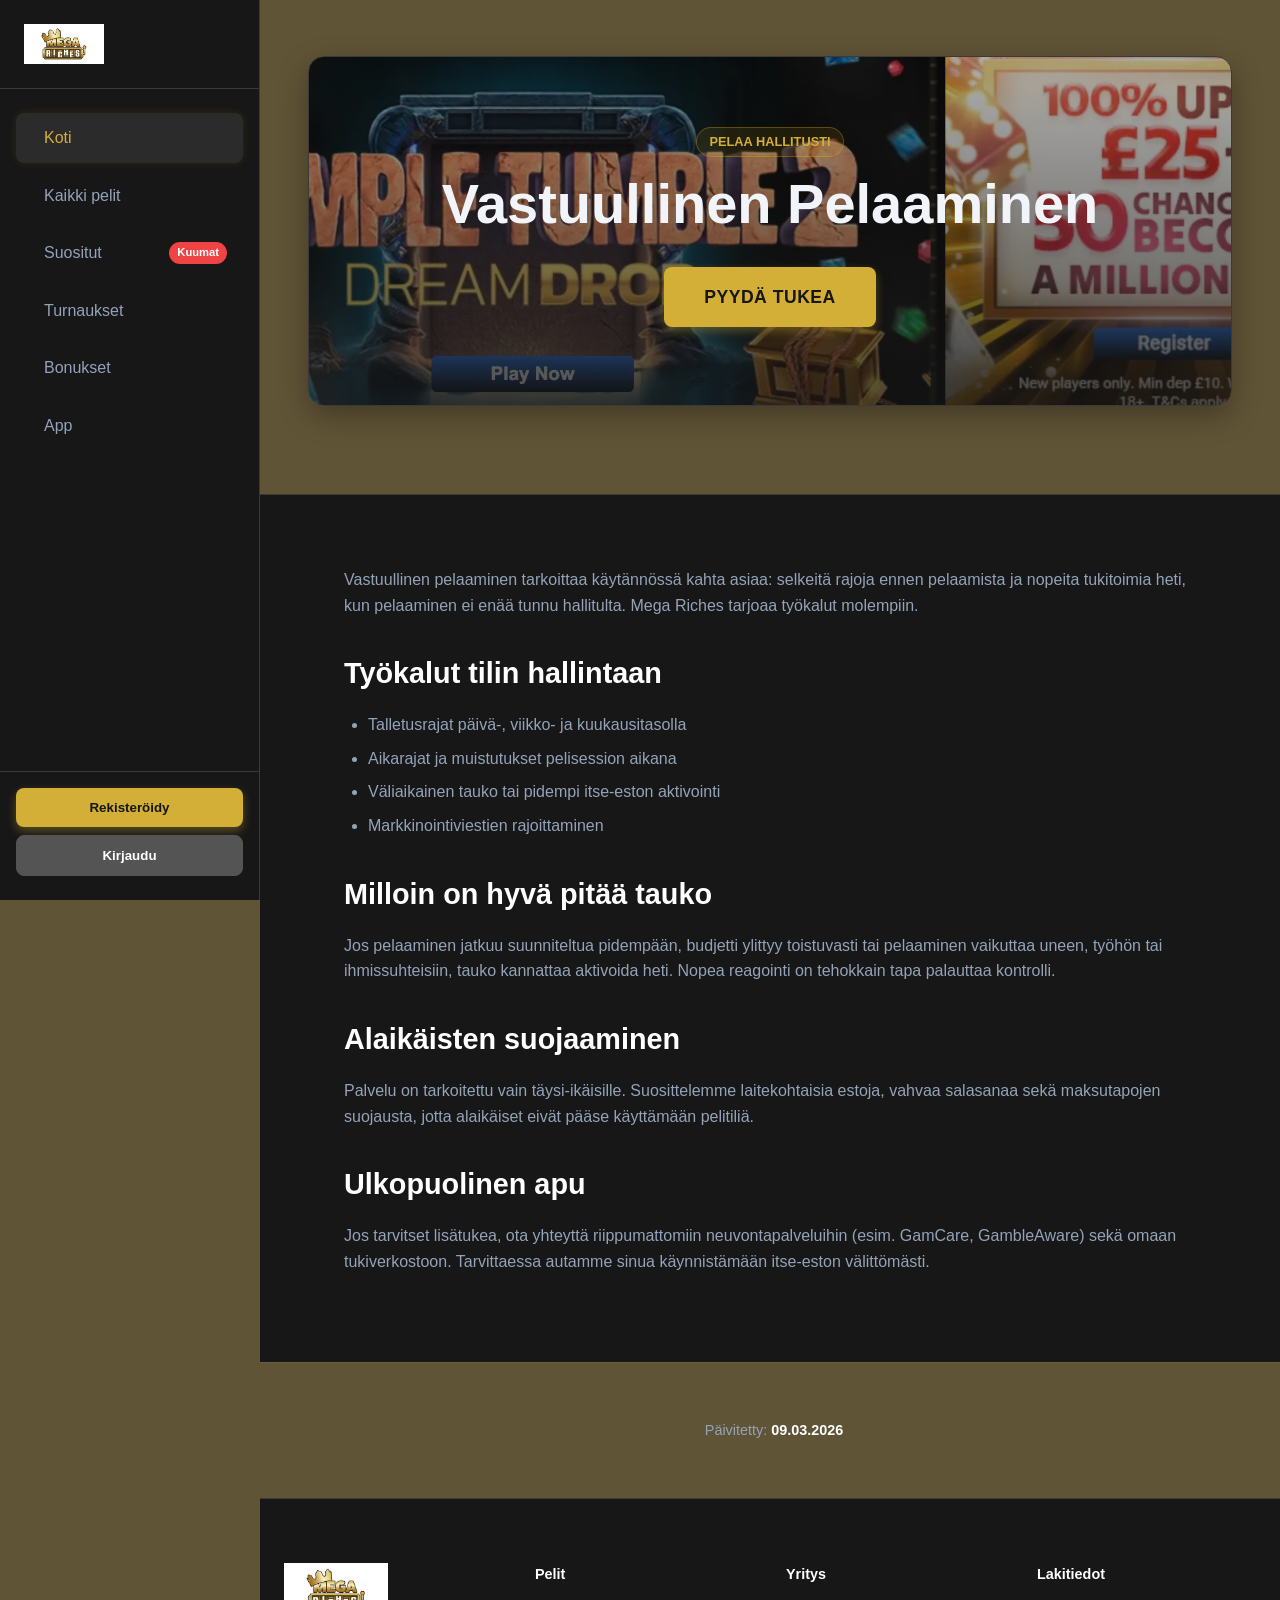
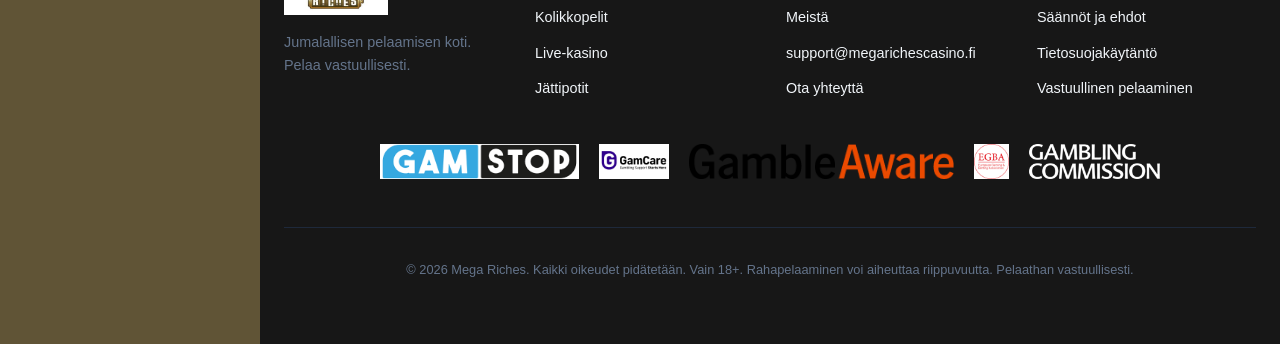
<file: responsible-gaming/index.html>
<!DOCTYPE html>
<html lang="fi">
<head>
    <meta charset="UTF-8">
    <meta name="viewport" content="width=device-width, initial-scale=1.0">
    <title>Vastuullinen pelaaminen | Mega Riches työkalut ja tuki</title>
<meta name="description" content="Mega Riches vastuullisen pelaamisen ohjeet: rajat, tauot, itse-esto, alaikäisten suojaaminen ja ulkopuoliset tukipalvelut.">
    <link rel="stylesheet" href="../style.css?=1.8">
    <link rel="canonical" href="/responsible-gaming/" />
    <link rel="alternate" hreflang="fi" href="/responsible-gaming/" />
    <link rel="icon" type="image/webp" href="../favicon-32x32 (1).webp">
</head>
<body>

    <!-- Checkbox Logic for Mobile Menu -->
<input type="checkbox" id="nav-toggle">

    <div class="app-wrapper">
        
      <div class="mobile-header">
    <div class="brand">
        <a href="/">
            <img src="../mega-riches-logo.jpeg" alt="Mega Riches" class="logo-img">
        </a>
    </div>
            
            <div class="header-right" style="display: flex; align-items: center; gap: 10px;">
               <a href="/login/">
  <button class="btn btn-secondary btn-header" style="padding: 5px 10px; font-size: 0.8rem;">Kirjaudu</button>
</a>
              <a href="/go/" class="btn btn-primary btn-header" style="padding: 5px 10px; font-size: 0.8rem;" role="button">Rekisteröidy</a>
                <label for="nav-toggle" class="nav-toggle-label">
                    <i class="fa-solid fa-bars"></i>
                </label>
            </div>
        </div>

        <aside class="sidebar">
            <div class="sidebar-header">
                <div class="brand">
                        <a href="/">
            <img src="../mega-riches-logo.jpeg" alt="Mega Riches" class="logo-img">
        </a>
                </div>
            </div>

            <nav class="nav-menu">
                <a href="/" class="nav-link active">
                    <i class="fa-solid fa-house"></i>
                    <span>Koti</span>
                </a>
                <a href="#games" class="nav-link">
                    <i class="fa-solid fa-gamepad"></i>
                    <span>Kaikki pelit</span>
                </a>
                <a href="/" class="nav-link">
                    <i class="fa-solid fa-fire"></i>
                    <span>Suositut</span>
                    <span class="hot-badge">Kuumat</span>
                </a>
                <a href="/" class="nav-link">
                    <i class="fa-solid fa-trophy"></i>
                    <span>Turnaukset</span>
                </a>
                <a href="/bonus/" class="nav-link">
                    <i class="fa-solid fa-wallet"></i>
                    <span>Bonukset</span>
                </a>
                <a href="/app/" class="nav-link">
                    <i class="fa-solid fa-circle-question"></i>
                    <span>App</span>
                </a>
            </nav>

            <div class="sidebar-footer">
              <a href="/go/"> <button class="btn btn-primary">Rekisteröidy</button></a>
                  <a href="/login/">
                <button class="btn btn-secondary">Kirjaudu</button>
                </a>
            </div>
        </aside>

        <!-- Main Content Area -->
        <main class="main-content">
            <section class="hero-section">
                <div class="container">
                    <div class="hero-banner">
                        <span class="hero-tag">Pelaa hallitusti</span>
                        <h1 class="hero-title">Vastuullinen Pelaaminen</h1>
                        <a href="mailto:responsible@megarichescasino.fi" class="btn btn-primary hero-cta" role="button">Pyydä Tukea</a>
                    </div>
                </div>
            </section>

            <section class="content-section" style="border-top: none;">
                <div class="container" style="max-width: 900px;">
                    <p>Vastuullinen pelaaminen tarkoittaa käytännössä kahta asiaa: selkeitä rajoja ennen pelaamista ja nopeita tukitoimia heti, kun pelaaminen ei enää tunnu hallitulta. Mega Riches tarjoaa työkalut molempiin.</p>

                    <h2>Työkalut tilin hallintaan</h2>
                    <ul>
                        <li>Talletusrajat päivä-, viikko- ja kuukausitasolla</li>
                        <li>Aikarajat ja muistutukset pelisession aikana</li>
                        <li>Väliaikainen tauko tai pidempi itse-eston aktivointi</li>
                        <li>Markkinointiviestien rajoittaminen</li>
                    </ul>

                    <h2>Milloin on hyvä pitää tauko</h2>
                    <p>Jos pelaaminen jatkuu suunniteltua pidempään, budjetti ylittyy toistuvasti tai pelaaminen vaikuttaa uneen, työhön tai ihmissuhteisiin, tauko kannattaa aktivoida heti. Nopea reagointi on tehokkain tapa palauttaa kontrolli.</p>

                    <h2>Alaikäisten suojaaminen</h2>
                    <p>Palvelu on tarkoitettu vain täysi-ikäisille. Suosittelemme laitekohtaisia estoja, vahvaa salasanaa sekä maksutapojen suojausta, jotta alaikäiset eivät pääse käyttämään pelitiliä.</p>

                    <h2>Ulkopuolinen apu</h2>
                    <p>Jos tarvitset lisätukea, ota yhteyttä riippumattomiin neuvontapalveluihin (esim. GamCare, GambleAware) sekä omaan tukiverkostoon. Tarvittaessa autamme sinua käynnistämään itse-eston välittömästi.</p>
                </div>
            </section>

            <div class="updated-section" style="text-align: center; padding: 2rem 0; border-top: 1px solid rgba(255,255,255,0.05);">
                <div class="container">
                    <p style="color: #94a3b8; font-size: 0.9rem; margin: 0;"><i class="fa-solid fa-clock-rotate-left" style="margin-right: 8px;"></i>Päivitetty: <span style="font-weight: bold; color: #fff;">09.03.2026</span></p>
                </div>
            </div>
            <!-- Footer -->
<footer class="site-footer">
    <div class="footer-grid">
        <div class="footer-col">
            <div class="brand" style="margin-bottom: 1rem;">
                <img src="../mega-riches-logo.jpeg" alt="Mega Riches" class="logo-img">
            </div>
            <p style="color: #64748b;">Jumalallisen pelaamisen koti. Pelaa vastuullisesti.</p>
        </div>
        <div class="footer-col">
            <h4>Pelit</h4>
            <ul>
                <li><a href="/">Kolikkopelit</a></li>
                <li><a href="/">Live-kasino</a></li>
                <li><a href="/">Jättipotit</a></li>
            </ul>
        </div>
        <div class="footer-col">
            <h4>Yritys</h4>
            <ul>
                <li><a href="/about-us/">Meistä</a></li>
                <li><a href="mailto:support@megarichescasino.fi">support@megarichescasino.fi</a></li>
                <li><a href="/contact-us/">Ota yhteyttä</a></li>
            </ul>
        </div>
        <div class="footer-col">
            <h4>Lakitiedot</h4>
            <ul>
                <li><a href="/terms-and-conditions/">Säännöt ja ehdot</a></li>
                <li><a href="/privacy-policy/">Tietosuojakäytäntö</a></li>
                <li><a href="/responsible-gaming/">Vastuullinen pelaaminen</a></li>
            </ul>
        </div>
    </div>

    <div class="trust-logos" style="display: flex; justify-content: center; align-items: center; gap: 20px; margin: 2rem 0; flex-wrap: wrap;">
        
        <a href="https://www.gamstop.co.uk" target="_blank">
            <img src="../gam-stop.png" alt="GamStop" style="height: 35px; width: auto;">
        </a>

        <a href="https://www.gamcare.org.uk" target="_blank">
            <img src="../gamcarelogo.jpg" alt="GamCare" style="height: 35px; width: auto;">
        </a>

        <a href="https://www.begambleaware.org" target="_blank">
            <img src="../gambleawarelogo.webp" alt="GambleAware" style="height: 35px; width: auto;">
        </a>

        <a href="https://www.egba.eu" target="_blank">
            <img src="../egba.png" alt="EGBA" style="height: 35px; width: auto;">
        </a>

        <a href="https://www.gamblingcommission.gov.uk" target="_blank">
            <img src="../Gamblingcommision.png" alt="Gambling Commission" style="height: 35px; width: auto;">
        </a>

    </div>

    <div class="copyright">
        <p>&copy; 2026 Mega Riches. Kaikki oikeudet pidätetään. Vain 18+. Rahapelaaminen voi aiheuttaa riippuvuutta. Pelaathan vastuullisesti.</p>
    </div>
</footer>

        </main>
    </div>
</body>
</html>
</file>
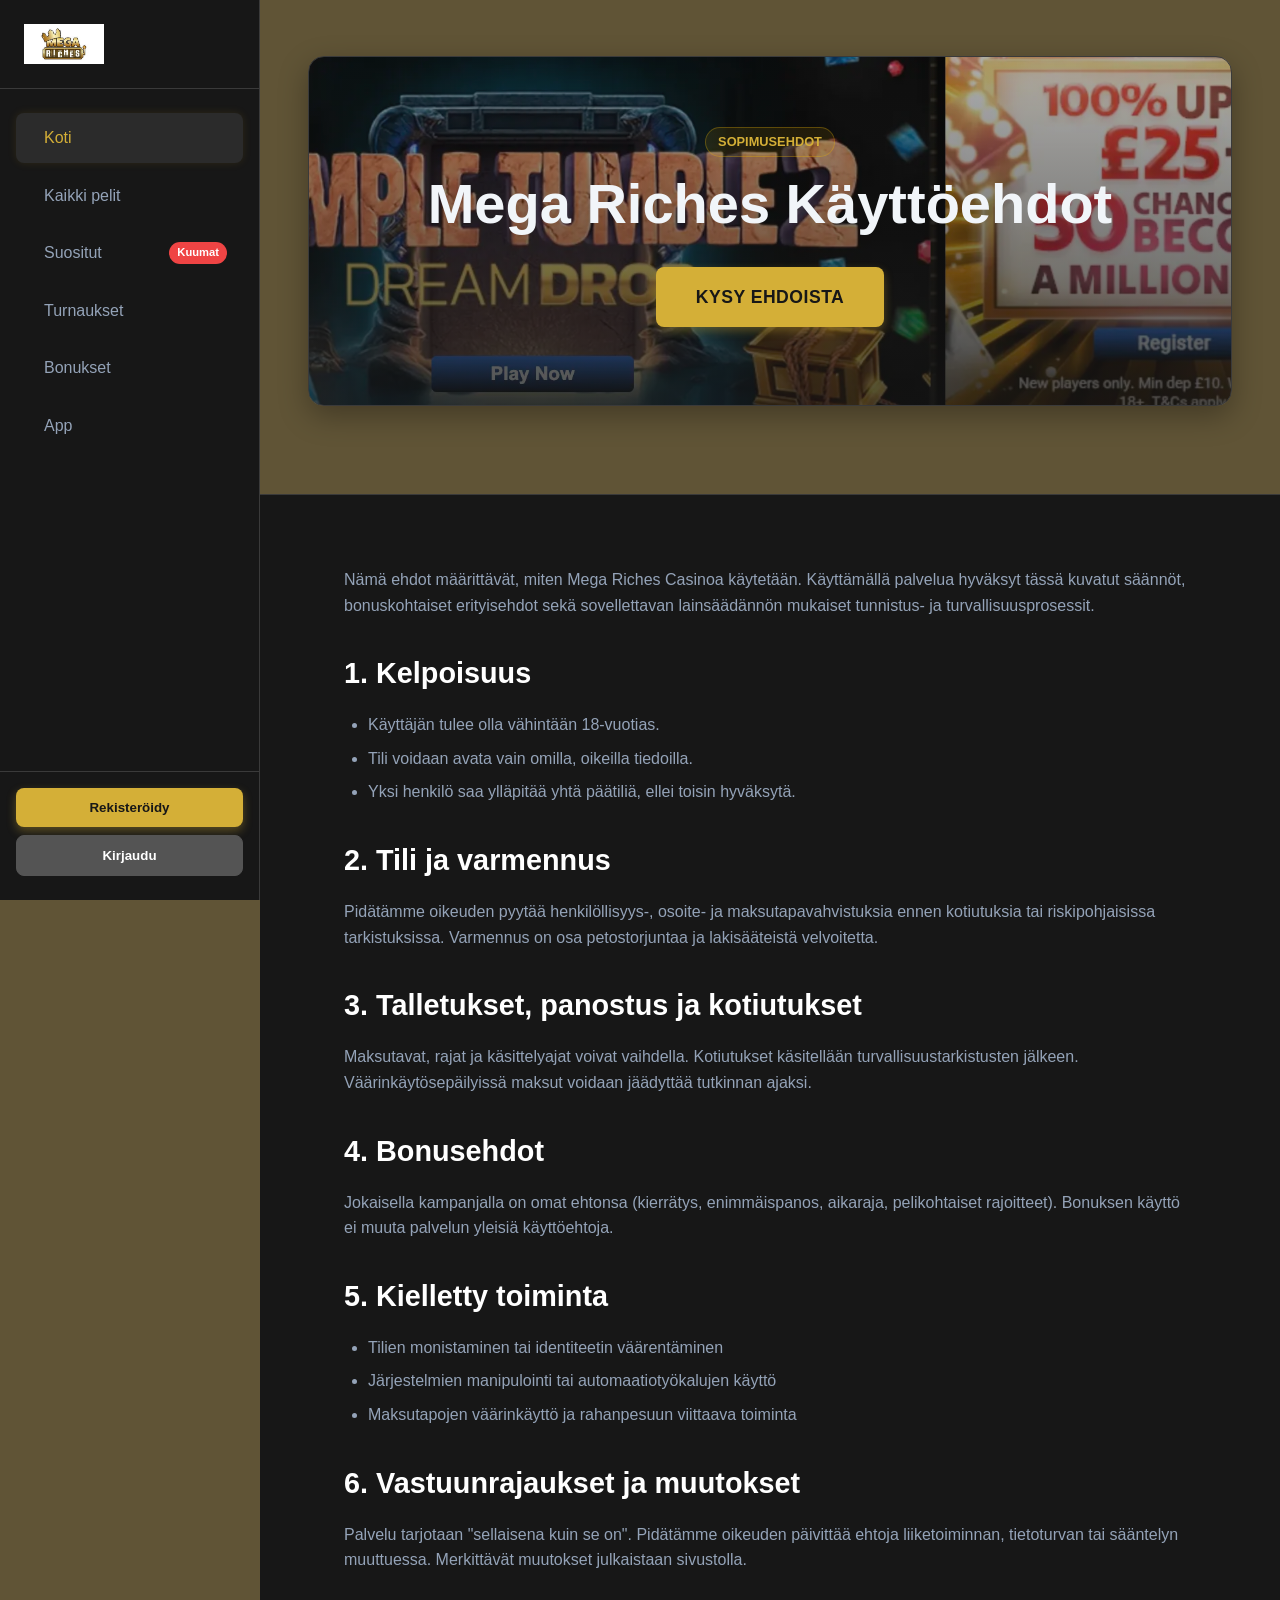
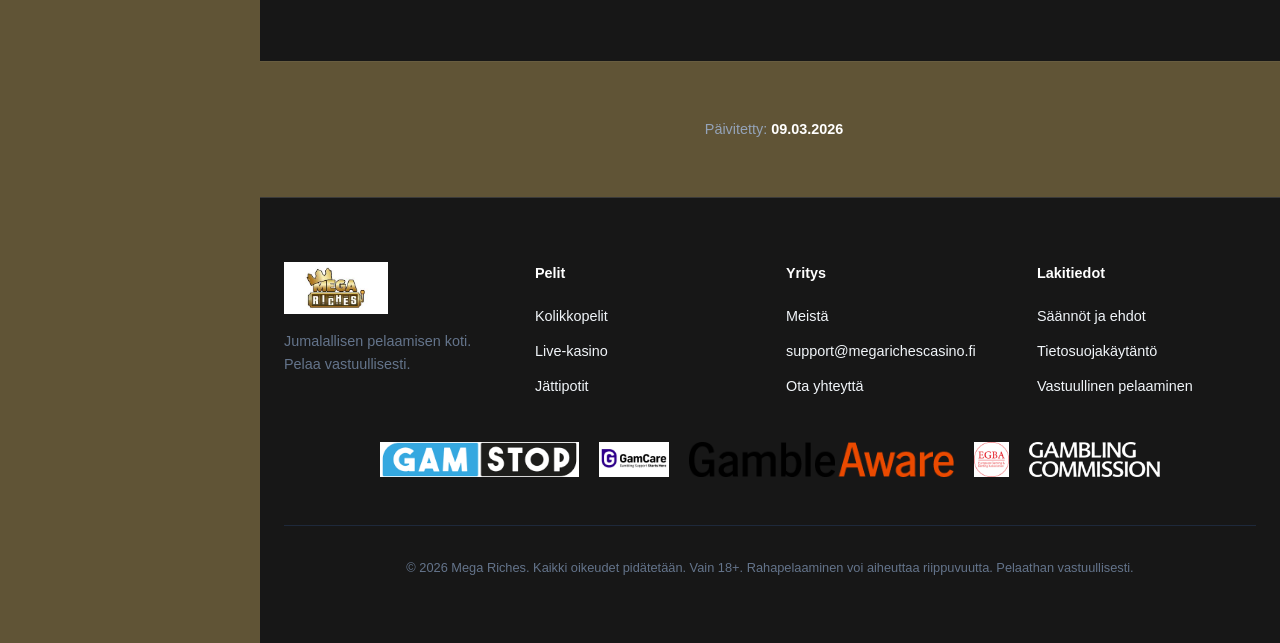
<file: terms-and-conditions/index.html>
<!DOCTYPE html>
<html lang="fi">
<head>
    <meta charset="UTF-8">
    <meta name="viewport" content="width=device-width, initial-scale=1.0">
    <title>Mega Riches Käyttöehdot | Tilit, maksut, bonukset ja säännöt</title>
<meta name="description" content="Lue Mega Riches käyttöehdot: kelpoisuus, tilin varmennus, maksut, bonusehdot, kielletty toiminta ja vastuunrajaukset.">
    <link rel="stylesheet" href="../style.css?=1.8">
    <link rel="canonical" href="/terms-and-conditions/" />
    <link rel="alternate" hreflang="fi" href="/terms-and-conditions/" />
    <link rel="icon" type="image/webp" href="../favicon-32x32 (1).webp">
</head>
<body>

    <!-- Checkbox Logic for Mobile Menu -->
<input type="checkbox" id="nav-toggle">

    <div class="app-wrapper">
        
      <div class="mobile-header">
    <div class="brand">
        <a href="/">
            <img src="../mega-riches-logo.jpeg" alt="Mega Riches" class="logo-img">
        </a>
    </div>
            
            <div class="header-right" style="display: flex; align-items: center; gap: 10px;">
               <a href="/login/">
  <button class="btn btn-secondary btn-header" style="padding: 5px 10px; font-size: 0.8rem;">Kirjaudu</button>
</a>
              <a href="/go/" class="btn btn-primary btn-header" style="padding: 5px 10px; font-size: 0.8rem;" role="button">Rekisteröidy</a>
                <label for="nav-toggle" class="nav-toggle-label">
                    <i class="fa-solid fa-bars"></i>
                </label>
            </div>
        </div>

        <aside class="sidebar">
            <div class="sidebar-header">
                <div class="brand">
                        <a href="/">
            <img src="../mega-riches-logo.jpeg" alt="Mega Riches" class="logo-img">
        </a>
                </div>
            </div>

            <nav class="nav-menu">
                <a href="/" class="nav-link active">
                    <i class="fa-solid fa-house"></i>
                    <span>Koti</span>
                </a>
                <a href="#games" class="nav-link">
                    <i class="fa-solid fa-gamepad"></i>
                    <span>Kaikki pelit</span>
                </a>
                <a href="/" class="nav-link">
                    <i class="fa-solid fa-fire"></i>
                    <span>Suositut</span>
                    <span class="hot-badge">Kuumat</span>
                </a>
                <a href="/" class="nav-link">
                    <i class="fa-solid fa-trophy"></i>
                    <span>Turnaukset</span>
                </a>
                <a href="/bonus/" class="nav-link">
                    <i class="fa-solid fa-wallet"></i>
                    <span>Bonukset</span>
                </a>
                <a href="/app/" class="nav-link">
                    <i class="fa-solid fa-circle-question"></i>
                    <span>App</span>
                </a>
            </nav>

            <div class="sidebar-footer">
              <a href="/go/"> <button class="btn btn-primary">Rekisteröidy</button></a>
                  <a href="/login/">
                <button class="btn btn-secondary">Kirjaudu</button>
                </a>
            </div>
        </aside>

        <!-- Main Content Area -->
        <main class="main-content">
            <section class="hero-section">
                <div class="container">
                    <div class="hero-banner">
                        <span class="hero-tag">Sopimusehdot</span>
                        <h1 class="hero-title">Mega Riches Käyttöehdot</h1>
                        <a href="mailto:support@megarichescasino.fi" class="btn btn-primary hero-cta" role="button">Kysy Ehdoista</a>
                    </div>
                </div>
            </section>

            <section class="content-section" style="border-top: none;">
                <div class="container" style="max-width: 900px;">
                    <p>Nämä ehdot määrittävät, miten Mega Riches Casinoa käytetään. Käyttämällä palvelua hyväksyt tässä kuvatut säännöt, bonuskohtaiset erityisehdot sekä sovellettavan lainsäädännön mukaiset tunnistus- ja turvallisuusprosessit.</p>

                    <h2>1. Kelpoisuus</h2>
                    <ul>
                        <li>Käyttäjän tulee olla vähintään 18-vuotias.</li>
                        <li>Tili voidaan avata vain omilla, oikeilla tiedoilla.</li>
                        <li>Yksi henkilö saa ylläpitää yhtä päätiliä, ellei toisin hyväksytä.</li>
                    </ul>

                    <h2>2. Tili ja varmennus</h2>
                    <p>Pidätämme oikeuden pyytää henkilöllisyys-, osoite- ja maksutapavahvistuksia ennen kotiutuksia tai riskipohjaisissa tarkistuksissa. Varmennus on osa petostorjuntaa ja lakisääteistä velvoitetta.</p>

                    <h2>3. Talletukset, panostus ja kotiutukset</h2>
                    <p>Maksutavat, rajat ja käsittelyajat voivat vaihdella. Kotiutukset käsitellään turvallisuustarkistusten jälkeen. Väärinkäytösepäilyissä maksut voidaan jäädyttää tutkinnan ajaksi.</p>

                    <h2>4. Bonusehdot</h2>
                    <p>Jokaisella kampanjalla on omat ehtonsa (kierrätys, enimmäispanos, aikaraja, pelikohtaiset rajoitteet). Bonuksen käyttö ei muuta palvelun yleisiä käyttöehtoja.</p>

                    <h2>5. Kielletty toiminta</h2>
                    <ol>
                        <li>Tilien monistaminen tai identiteetin väärentäminen</li>
                        <li>Järjestelmien manipulointi tai automaatiotyökalujen käyttö</li>
                        <li>Maksutapojen väärinkäyttö ja rahanpesuun viittaava toiminta</li>
                    </ol>

                    <h2>6. Vastuunrajaukset ja muutokset</h2>
                    <p>Palvelu tarjotaan "sellaisena kuin se on". Pidätämme oikeuden päivittää ehtoja liiketoiminnan, tietoturvan tai sääntelyn muuttuessa. Merkittävät muutokset julkaistaan sivustolla.</p>
                </div>
            </section>

            <div class="updated-section" style="text-align: center; padding: 2rem 0; border-top: 1px solid rgba(255,255,255,0.05);">
                <div class="container">
                    <p style="color: #94a3b8; font-size: 0.9rem; margin: 0;"><i class="fa-solid fa-clock-rotate-left" style="margin-right: 8px;"></i>Päivitetty: <span style="font-weight: bold; color: #fff;">09.03.2026</span></p>
                </div>
            </div>
            <!-- Footer -->
<footer class="site-footer">
    <div class="footer-grid">
        <div class="footer-col">
            <div class="brand" style="margin-bottom: 1rem;">
                <img src="../mega-riches-logo.jpeg" alt="Mega Riches" class="logo-img">
            </div>
            <p style="color: #64748b;">Jumalallisen pelaamisen koti. Pelaa vastuullisesti.</p>
        </div>
        <div class="footer-col">
            <h4>Pelit</h4>
            <ul>
                <li><a href="/">Kolikkopelit</a></li>
                <li><a href="/">Live-kasino</a></li>
                <li><a href="/">Jättipotit</a></li>
            </ul>
        </div>
        <div class="footer-col">
            <h4>Yritys</h4>
            <ul>
                <li><a href="/about-us/">Meistä</a></li>
                <li><a href="mailto:support@megarichescasino.fi">support@megarichescasino.fi</a></li>
                <li><a href="/contact-us/">Ota yhteyttä</a></li>
            </ul>
        </div>
        <div class="footer-col">
            <h4>Lakitiedot</h4>
            <ul>
                <li><a href="/terms-and-conditions/">Säännöt ja ehdot</a></li>
                <li><a href="/privacy-policy/">Tietosuojakäytäntö</a></li>
                <li><a href="/responsible-gaming/">Vastuullinen pelaaminen</a></li>
            </ul>
        </div>
    </div>

    <div class="trust-logos" style="display: flex; justify-content: center; align-items: center; gap: 20px; margin: 2rem 0; flex-wrap: wrap;">
        
        <a href="https://www.gamstop.co.uk" target="_blank">
            <img src="../gam-stop.png" alt="GamStop" style="height: 35px; width: auto;">
        </a>

        <a href="https://www.gamcare.org.uk" target="_blank">
            <img src="../gamcarelogo.jpg" alt="GamCare" style="height: 35px; width: auto;">
        </a>

        <a href="https://www.begambleaware.org" target="_blank">
            <img src="../gambleawarelogo.webp" alt="GambleAware" style="height: 35px; width: auto;">
        </a>

        <a href="https://www.egba.eu" target="_blank">
            <img src="../egba.png" alt="EGBA" style="height: 35px; width: auto;">
        </a>

        <a href="https://www.gamblingcommission.gov.uk" target="_blank">
            <img src="../Gamblingcommision.png" alt="Gambling Commission" style="height: 35px; width: auto;">
        </a>

    </div>

    <div class="copyright">
        <p>&copy; 2026 Mega Riches. Kaikki oikeudet pidätetään. Vain 18+. Rahapelaaminen voi aiheuttaa riippuvuutta. Pelaathan vastuullisesti.</p>
    </div>
</footer>

        </main>
    </div>
</body>
</html>
</file>
<file: style.css>
/* --- RESET & VARIABLES --- */
        :root {
            --bg-main: #605436;
            --bg-card: #171717;
            --bg-element: #2b2b2b;
            --border-color: #3a3a3a;
            --text-primary: #f1f5f9;
            --text-secondary: #94a3b8;
            --accent: #d4af37;
            --accent-hover: #b6902d;
            --gold-gradient: linear-gradient(to right, #f5d76e, #d4af37);
            --font-main: 'Inter', sans-serif;
            --sidebar-width: 260px;
        }

        * {
            box-sizing: border-box;
            margin: 0;
            padding: 0;
        }

        body {
            font-family: var(--font-main);
            background-color: var(--bg-main);
            color: var(--text-primary);
            line-height: 1.6;
        }

        a { text-decoration: none; color: inherit; transition: color 0.2s; }
        ul { list-style: none; }
        img { max-width: 100%; display: block; }
        button { font-family: inherit; }

        /* --- LAYOUT STRUCTURE --- */
        .app-wrapper {
            display: flex;
            flex-direction: column;
            min-height: 100vh;
        }

        /* --- MOBILE HEADER & SIDEBAR TOGGLE (No JS) --- */
        .mobile-header {
            background-color: var(--bg-card);
            padding: 1rem;
            display: flex;
            justify-content: space-between;
            align-items: center;
            border-bottom: 1px solid var(--border-color);
            position: sticky;
            top: 0;
            z-index: 100;
        }

        .brand {
            display: flex;
            align-items: center;
            gap: 0.5rem;
            font-size: 1.25rem;
            font-weight: 900;
            letter-spacing: 0.1em;
            color: #fff;
        }
        .brand i { color: var(--accent); }
        .logo-img {
            height: 40px;
            width: auto;
            object-fit: contain;
        }

        /* Checkbox Hack for Mobile Menu */
        #nav-toggle { display: none; }
        .nav-toggle-label {
            cursor: pointer;
            font-size: 1.5rem;
            color: #fff;
        }

        /* --- SIDEBAR --- */
        .sidebar {
            background-color: var(--bg-card);
            width: var(--sidebar-width);
            border-right: 1px solid var(--border-color);
            position: fixed;
            top: 0;
            bottom: 0;
            left: 0;
            z-index: 90;
            transform: translateX(-100%); /* Hidden by default on mobile */
            transition: transform 0.3s ease-in-out;
            display: flex;
            flex-direction: column;
            padding-top: 60px; /* Space for mobile header overlay */
        }

        /* When checkbox is checked, slide sidebar in */
        #nav-toggle:checked ~ .app-wrapper .sidebar {
            transform: translateX(0);
        }

        /* Desktop Sidebar Styles */
        .sidebar-header { display: none; padding: 1.5rem; border-bottom: 1px solid var(--border-color); }
        
        .nav-menu {
            flex: 1;
            overflow-y: auto;
            padding: 1.5rem 1rem;
        }

        .nav-link {
            display: flex;
            align-items: center;
            gap: 0.75rem;
            padding: 0.75rem 1rem;
            margin-bottom: 0.5rem;
            border-radius: 0.5rem;
            color: var(--text-secondary);
            font-weight: 500;
            transition: background 0.2s, color 0.2s;
        }

        .nav-link:hover {
            background-color: var(--bg-element);
            color: #fff;
        }

        .nav-link.active {
            background-color: var(--bg-element);
            color: var(--accent);
            box-shadow: 0 0 10px rgba(234, 179, 8, 0.1);
        }

        .hot-badge {
            margin-left: auto;
            background-color: #ef4444;
            color: white;
            font-size: 0.7rem;
            padding: 0.1rem 0.5rem;
            border-radius: 99px;
            font-weight: 700;
        }

        .sidebar-footer {
            padding: 1rem;
            border-top: 1px solid var(--border-color);
        }

        .btn {
            display: block;
            width: 100%;
            padding: 0.75rem;
            border: none;
            border-radius: 0.5rem;
            font-weight: 700;
            cursor: pointer;
            margin-bottom: 0.5rem;
            transition: transform 0.1s, opacity 0.2s;
        }
        .btn:active { transform: scale(0.98); }

        .btn-primary {
            background-color: var(--accent);
            color: #171717;
            box-shadow: 0 4px 10px rgba(212, 175, 55, 0.35);
        }
        .btn-primary:hover { background-color: var(--accent-hover); }

        .btn-secondary {
            background-color: #545454;
            border: 1px solid #545454;
            color: #fff;
        }
        .btn-secondary:hover { background-color: #666666; border-color: #666666; }

        /* --- MAIN CONTENT --- */
        .main-content {
            flex: 1;
            width: 100%;
            background-color: var(--bg-main);
        }

        .container {
            max-width: 1200px;
            margin: 0 auto;
            padding: 1.5rem;
        }
        .mobile-header {
            background-color: var(--bg-card);
            padding: 1rem;
            display: flex;
            align-items: center; /* Changed from space-between to allow custom grouping */
            border-bottom: 1px solid var(--border-color);
            position: sticky;
            top: 0;
            z-index: 100;
        }

        .brand {
            display: flex;
            align-items: center;
            gap: 0.5rem;
            font-size: 1.25rem;
            font-weight: 900;
            letter-spacing: 0.1em;
            color: #fff;
        }
        .brand i { color: var(--accent); }
        
        /* Mobile Header Buttons */
        .mobile-actions {
            display: flex;
            gap: 0.5rem;
            margin-left: auto; /* Pushes buttons to the right */
            margin-right: 1rem; /* Space before hamburger icon */
        }
        
        .mobile-btn {
            width: auto;
            margin-bottom: 0;
            padding: 0.4rem 0.8rem;
            font-size: 0.75rem;
            font-weight: 700;
            white-space: nowrap;
        }

        /* Checkbox Hack for Mobile Menu */
        #nav-toggle { display: none; }
        .nav-toggle-label {
            cursor: pointer;
            font-size: 1.5rem;
            color: #fff;
        }

        /* Hero Section */
        .hero-section {
            padding: 2rem 1.5rem;
            border-bottom: 1px solid var(--border-color);
            background: var(--bg-main);
        }

        .hero-banner {
            /* Updated background to use image with overlay */
            background: linear-gradient(to bottom, rgba(23, 23, 23, 0.35), rgba(23, 23, 23, 0.75)),
                        url('mega-riches-banner.webp');
            background-size: cover;
            background-position: center;
            border: 1px solid var(--border-color);
            border-radius: 1rem;
            height: 350px;
            display: flex;
            flex-direction: column;
            align-items: center;
            justify-content: center;
            text-align: center;
            margin-bottom: 2rem;
            position: relative;
            overflow: hidden;
            box-shadow: 0 10px 30px rgba(0,0,0,0.3);
        }
        
        .hero-tag {
            background: rgba(234, 179, 8, 0.1);
            color: var(--accent);
            border: 1px solid rgba(234, 179, 8, 0.3);
            padding: 0.25rem 0.75rem;
            border-radius: 2rem;
            font-size: 0.8rem;
            font-weight: 700;
            margin-bottom: 1rem;
            text-transform: uppercase;
        }

        .hero-title {
            font-size: 2.5rem;
            line-height: 1.1;
            margin-bottom: 0.5rem;
            font-weight: 900;
        }
        .text-gradient {
            background: var(--gold-gradient);
            -webkit-background-clip: text;
            -webkit-text-fill-color: transparent;
        }

          .hero-cta {
            margin-top: 1.5rem;
            width: auto;
            padding: 1rem 2.5rem;
            font-size: 1.1rem;
            text-transform: uppercase;
            letter-spacing: 0.5px;
            display: inline-block;
        }

        .prose {
            max-width: 800px;
            margin: 0 auto;
            color: var(--text-secondary);
            font-size: 1rem;
            line-height: 1.8;
        }

        /* Games Grid */
        .section-header {
            display: flex;
            justify-content: space-between;
            align-items: flex-end;
            margin-bottom: 2rem;
        }
        .section-title { font-size: 1.5rem; color: #fff; display: flex; align-items: center; gap: 0.5rem; }
        .section-title i { color: var(--accent); }
        .view-all { color: var(--accent); font-weight: 600; font-size: 0.9rem; }

        .games-grid {
            display: grid;
            grid-template-columns: repeat(2, 1fr);
            gap: 1rem;
        }

        .game-card {
            background-color: var(--bg-element);
            border: 1px solid var(--border-color);
            border-radius: 0.75rem;
            overflow: hidden;
            transition: transform 0.2s, border-color 0.2s;
            position: relative;
        }
        .game-card:hover {
            transform: translateY(-5px);
            border-color: var(--accent);
            box-shadow: 0 10px 20px rgba(0,0,0,0.2);
        }

        .game-thumb {
            aspect-ratio: 3/4;
            background-color: #334155;
            display: flex;
            align-items: center;
            justify-content: center;
            position: relative;
        }
        .game-thumb i { font-size: 3rem; color: #475569; }

        .game-overlay {
            position: absolute;
            top: 0; left: 0; width: 100%; height: 100%;
            background: rgba(2, 6, 23, 0.85);
            display: flex;
            flex-direction: column;
            justify-content: center;
            align-items: center;
            opacity: 0;
            transition: opacity 0.2s;
        }
        .game-card:hover .game-overlay { opacity: 1; }

        .play-btn-round {
            background: var(--accent);
            color: #000;
            border: none;
            padding: 0.5rem 1.5rem;
            border-radius: 2rem;
            font-weight: 700;
            cursor: pointer;
            margin-bottom: 0.5rem;
        }

        .game-info { padding: 0.75rem; }
        .game-name { font-weight: 700; font-size: 0.9rem; white-space: nowrap; overflow: hidden; text-overflow: ellipsis; }
        .game-provider { font-size: 0.75rem; color: var(--text-secondary); }

        /* Tables & Content */
        .content-section {
            background-color: var(--bg-card);
            border-top: 1px solid var(--border-color);
            padding: 3rem 1.5rem;
        }

        .table-responsive {
            overflow-x: auto;
            border: 1px solid var(--border-color);
            border-radius: 0.5rem;
            margin-top: 2rem;
            box-shadow: 0 4px 6px -1px rgba(0, 0, 0, 0.1);
        }

        table {
            width: 100%;
            border-collapse: collapse;
            text-align: left;
            min-width: 600px;
        }
        
        thead { background-color: var(--bg-element); }
        th { padding: 1rem; color: #fff; font-size: 0.85rem; text-transform: uppercase; font-weight: 700; }
        th.highlight { color: var(--accent); }
        
        td { padding: 1rem; border-bottom: 1px solid var(--border-color); color: var(--text-secondary); font-size: 0.9rem; }
        tr:last-child td { border-bottom: none; }
        tr:hover td { background-color: rgba(30, 41, 59, 0.3); }
        .val-good { color: #4ade80; font-weight: 700; }
        /* --- TYPOGRAPHY FIX FOR CONTENT SECTION --- */
.content-section h2, 
.content-section h3 {
    color: #fff;
    margin-top: 2rem;
    margin-bottom: 1rem;
    font-weight: 700;
}

.content-section h2 { font-size: 1.8rem; }
.content-section h3 { font-size: 1.4rem; }

.content-section p {
    margin-bottom: 1rem;
    color: var(--text-secondary);
}

.content-section ul, 
.content-section ol {
    margin-bottom: 1.5rem;
    padding-left: 1.5rem; /* Indent lists */
    color: var(--text-secondary);
}

.content-section li {
    margin-bottom: 0.5rem;
    list-style-type: disc; /* Bring back bullet points */
}

.content-section strong {
    color: #fff; /* Make bold text pop */
}
.content-section img {
    width: 100%;
    height: auto;
    margin: 1rem 0 1.5rem;
    border-radius: 0.75rem;
    border: 1px solid var(--border-color);
}
.review {
    background: var(--bg-element);
    border: 1px solid var(--border-color);
    border-radius: 0.75rem;
    padding: 1rem;
    margin-bottom: 1rem;
}
.review strong {
    display: inline-block;
    margin-bottom: 0.5rem;
}

        /* Payment Methods */
        .payment-section { padding: 3rem 1.5rem; text-align: center; border-top: 1px solid var(--border-color); }
        .payment-icons {
            display: flex;
            flex-wrap: wrap;
            justify-content: center;
            gap: 1rem;
            margin-top: 2rem;
            opacity: 0.8;
        }
        .pay-item {
            background: var(--bg-element);
            border: 1px solid var(--border-color);
            padding: 0.5rem 1.5rem;
            border-radius: 0.25rem;
            display: flex;
            align-items: center;
            gap: 0.5rem;
            font-weight: 700;
            color: #fff;
        }

        /* Reviews */
        .reviews-section {
            background-color: var(--bg-card);
            padding: 3rem 1.5rem;
            border-top: 1px solid var(--border-color);
        }
        .reviews-grid {
            display: grid;
            grid-template-columns: 1fr;
            gap: 1.5rem;
            max-width: 1200px;
            margin: 2rem auto 0;
        }
        .review-card {
            background: var(--bg-element);
            padding: 1.5rem;
            border-radius: 0.75rem;
            border: 1px solid var(--border-color);
            position: relative;
        }
        .stars { color: var(--accent); margin-bottom: 1rem; font-size: 0.8rem; }
        .quote { font-style: italic; color: var(--text-secondary); margin-bottom: 1rem; font-size: 0.95rem; }
        .reviewer { display: flex; align-items: center; gap: 0.75rem; }
        .avatar {
            width: 40px; height: 40px;
            border-radius: 50%;
            display: flex; align-items: center; justify-content: center;
            font-weight: 700; color: #000;
        }
        .av-1 { background: linear-gradient(135deg, #facc15, #f97316); }
        .av-2 { background: linear-gradient(135deg, #60a5fa, #4f46e5); color: white; }
        .av-3 { background: linear-gradient(135deg, #4ade80, #10b981); }

        /* FAQ */
        .faq-section { padding: 3rem 1.5rem; max-width: 800px; margin: 0 auto; }
        details {
            background: var(--bg-card);
            border: 1px solid var(--border-color);
            border-radius: 0.5rem;
            margin-bottom: 1rem;
            overflow: hidden;
        }
        summary {
            padding: 1rem;
            font-weight: 600;
            cursor: pointer;
            display: flex;
            justify-content: space-between;
            align-items: center;
            list-style: none;
        }
        summary::after {
            content: '\f078';
            font-family: "Font Awesome 6 Free";
            font-weight: 900;
            color: var(--accent);
            transition: transform 0.2s;
        }
        details[open] summary::after { transform: rotate(180deg); }
        .faq-answer {
            padding: 1rem;
            border-top: 1px solid var(--border-color);
            background: rgba(0,0,0,0.2);
            color: var(--text-secondary);
        }

        /* Footer */
        .site-footer {
            background-color: #171717;
            padding: 4rem 1.5rem;
            border-top: 1px solid var(--border-color);
            font-size: 0.9rem;
        }
        .site-footer .logo-img { height: 52px; }
        .footer-grid {
            display: grid;
            grid-template-columns: 1fr;
            gap: 2rem;
            max-width: 1200px;
            margin: 0 auto;
        }
        .footer-col h4 { color: #fff; margin-bottom: 1.25rem; }
        .footer-col ul li { margin-bottom: 0.75rem; }
        .footer-col a:hover { color: var(--accent); }
        .copyright {
            text-align: center;
            margin-top: 3rem;
            padding-top: 2rem;
            border-top: 1px solid #1e293b;
            font-size: 0.8rem;
            color: #64748b;
        }
         .hero-cta {
                width: auto;
                display: inline-block;
            }
            

        /* --- DESKTOP BREAKPOINT --- */
        @media (min-width: 768px) {
            .app-wrapper { flex-direction: row; }
            .mobile-header { display: none; }
            
            .sidebar {
                position: sticky;
                transform: translateX(0);
                height: 100vh;
                padding-top: 0;
            }
            .sidebar-header { display: flex; align-items: center; gap: 0.5rem; }
            
            .games-grid { grid-template-columns: repeat(3, 1fr); }
            .reviews-grid { grid-template-columns: repeat(3, 1fr); }
            .footer-grid { grid-template-columns: repeat(4, 1fr); }
            
            .hero-title { font-size: 3.5rem; }
        }

        @media (min-width: 1024px) {
            .games-grid { grid-template-columns: repeat(5, 1fr); gap: 1.5rem; }
        }
    /* --- UPDATED MOBILE HEADER STYLES --- */

/* Align the Right side elements (Buttons + Hamburger) */
.header-right {
    display: flex;
    align-items: center;
    gap: 0.75rem; /* Space between buttons and icon */
}

/* Specific styling for Header Buttons to override default .btn */
.btn-header {
    display: inline-block;     /* Prevent taking full width */
    width: auto;               /* Fit text content */
    margin-bottom: 0;          /* Remove bottom margin defined in .btn */
    padding: 0.4rem 0.85rem;   /* Smaller padding for header */
    font-size: 0.75rem;        /* Smaller text */
    text-transform: uppercase; /* Make it look crisp like the screenshot */
    letter-spacing: 0.5px;
    white-space: nowrap;       /* Prevent text wrapping */
}

/* Adjust the hamburger icon to align perfectly with buttons */
.nav-toggle-label {
    display: flex;
    align-items: center;
    margin-left: 0.25rem;      /* Little extra space from buttons */
}

/* Optional: Hide these buttons on very small phones (like Galaxy Fold) to prevent breaking */
@media (max-width: 340px) {
    .btn-header {
        padding: 0.3rem 0.5rem;
        font-size: 0.7rem;
    }
}
</file>
